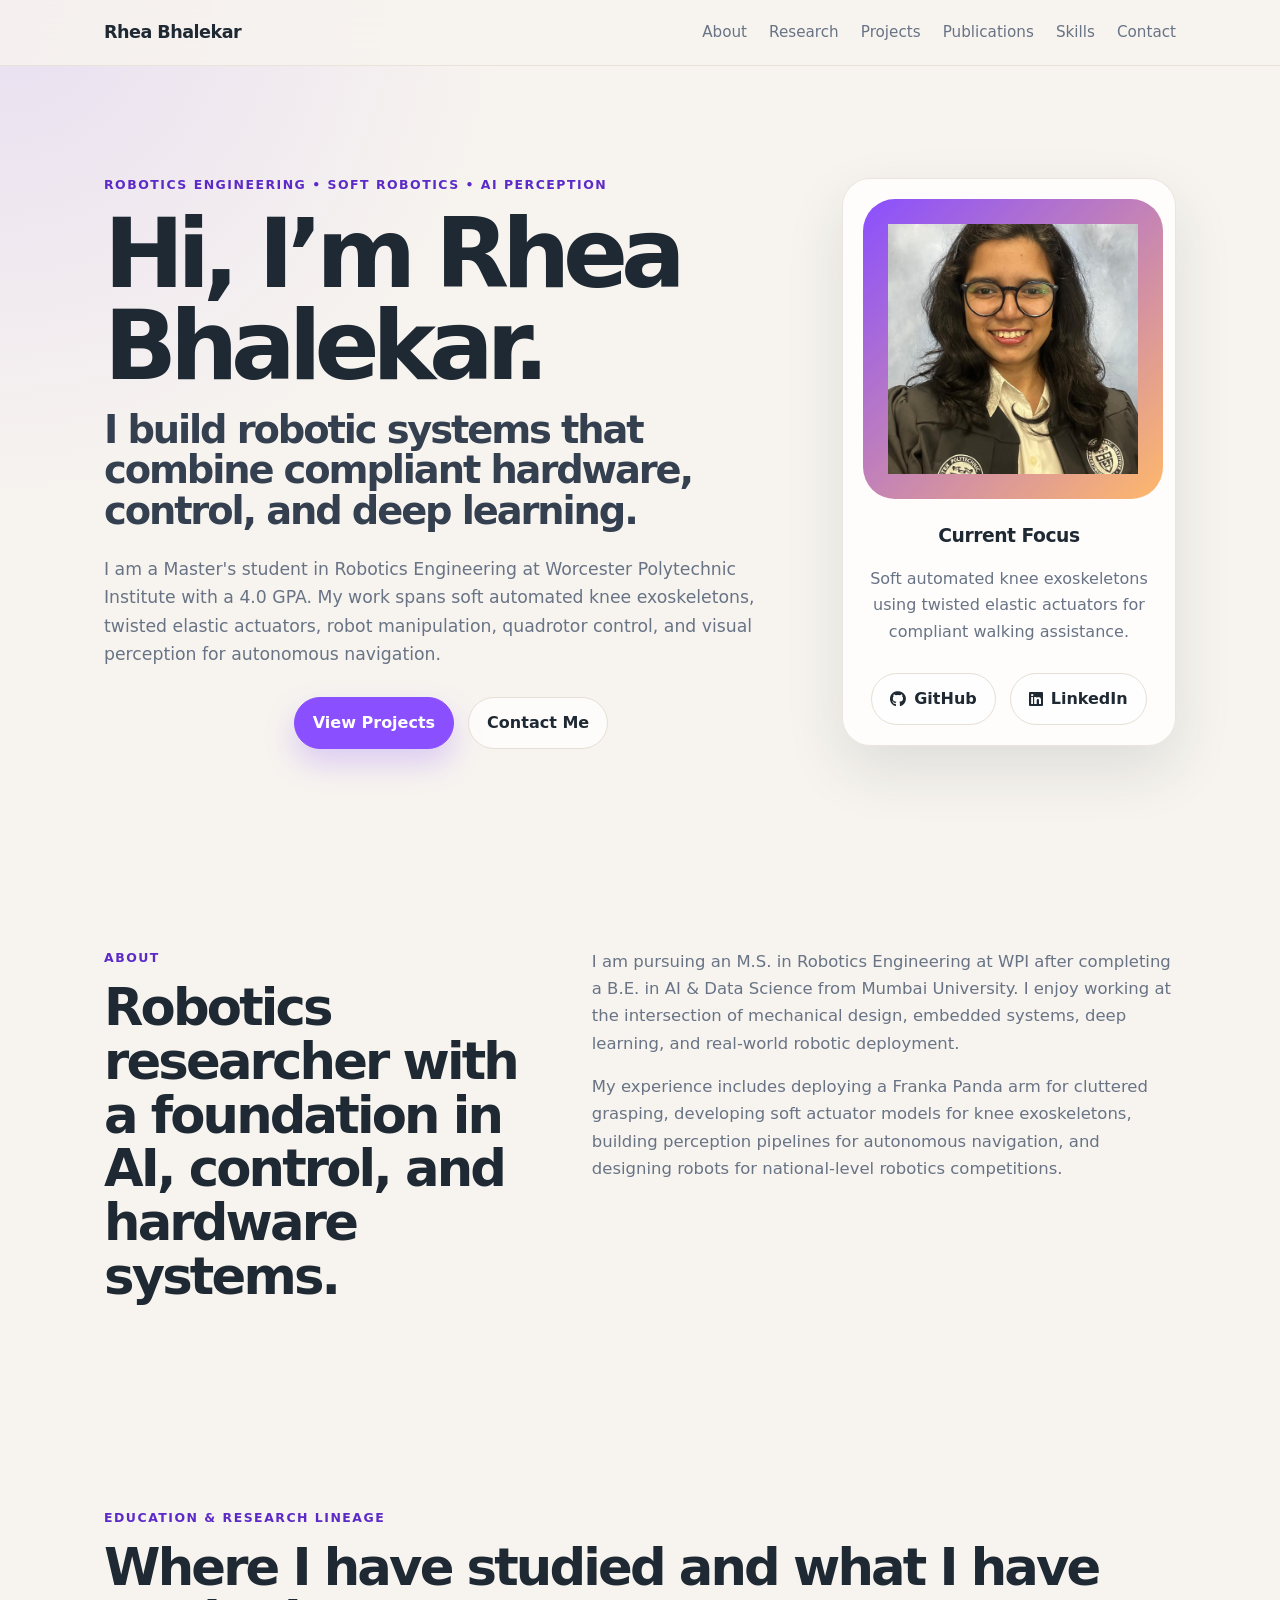
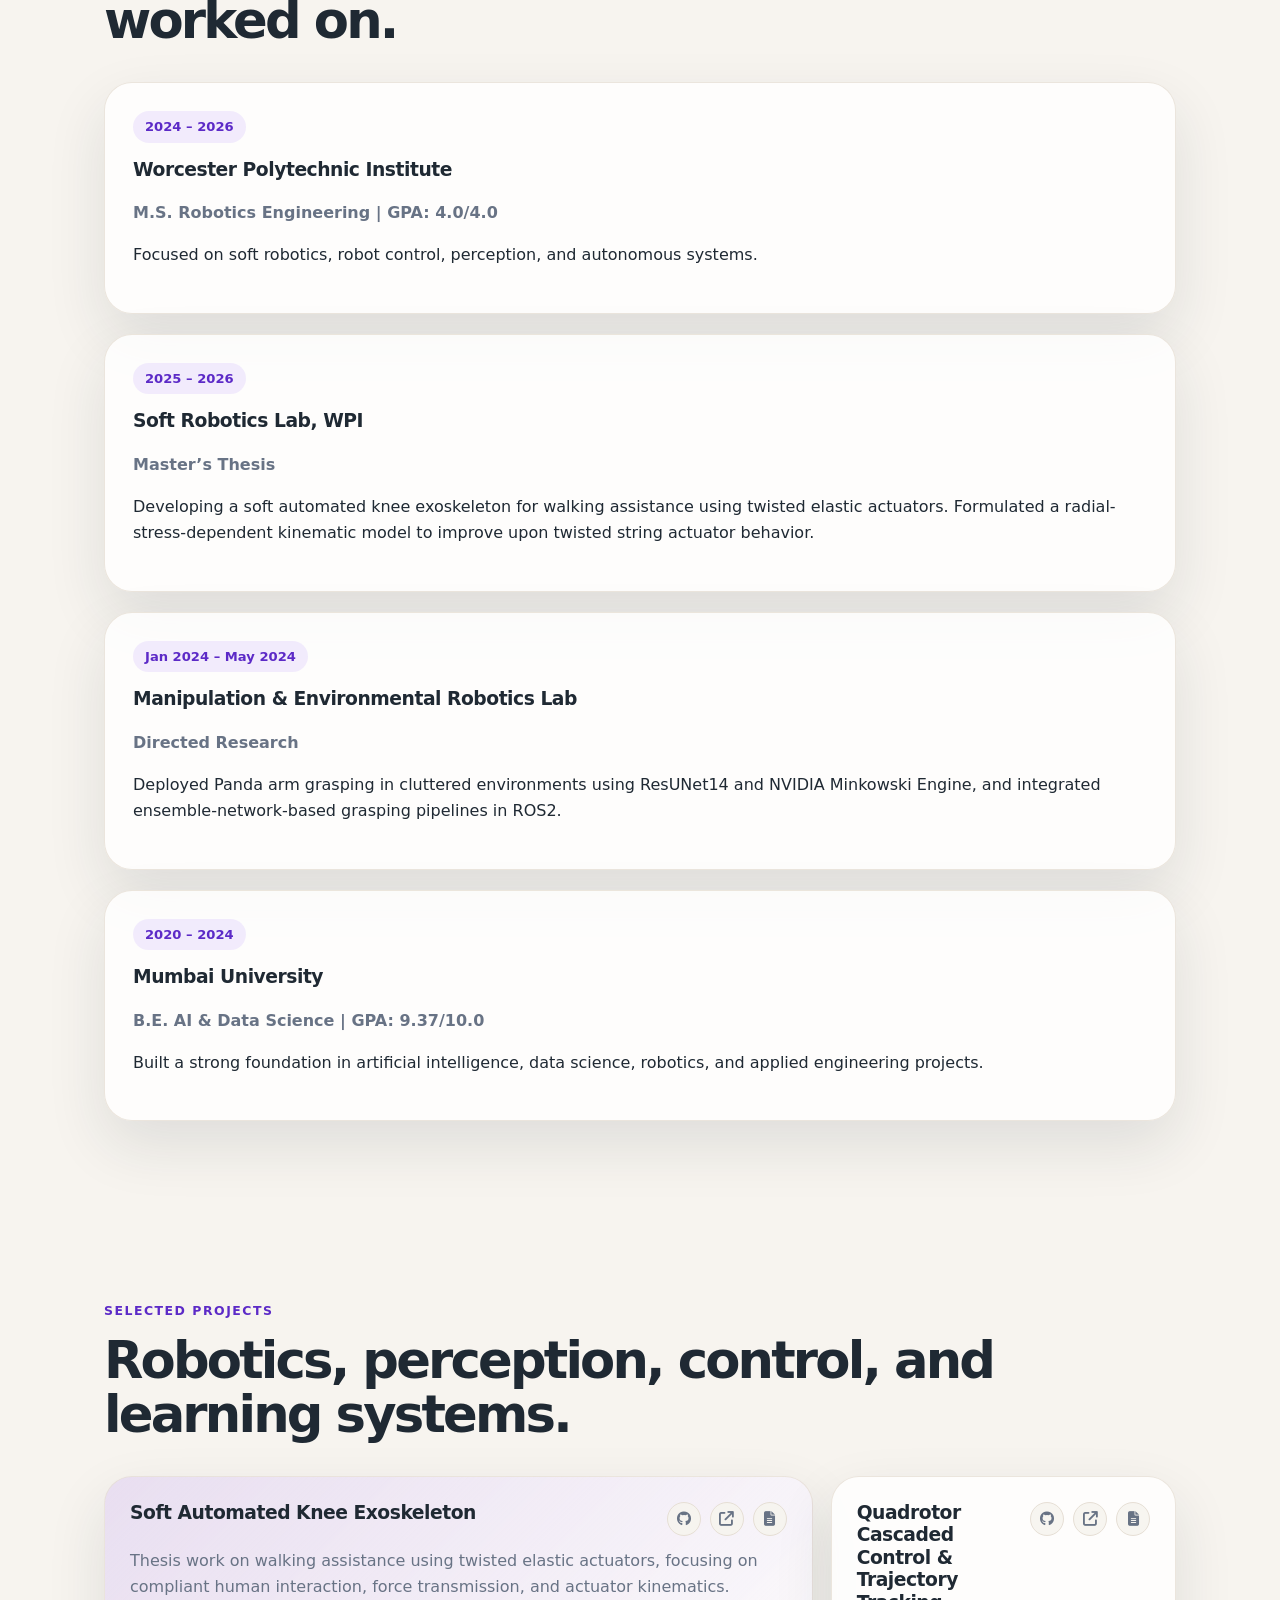
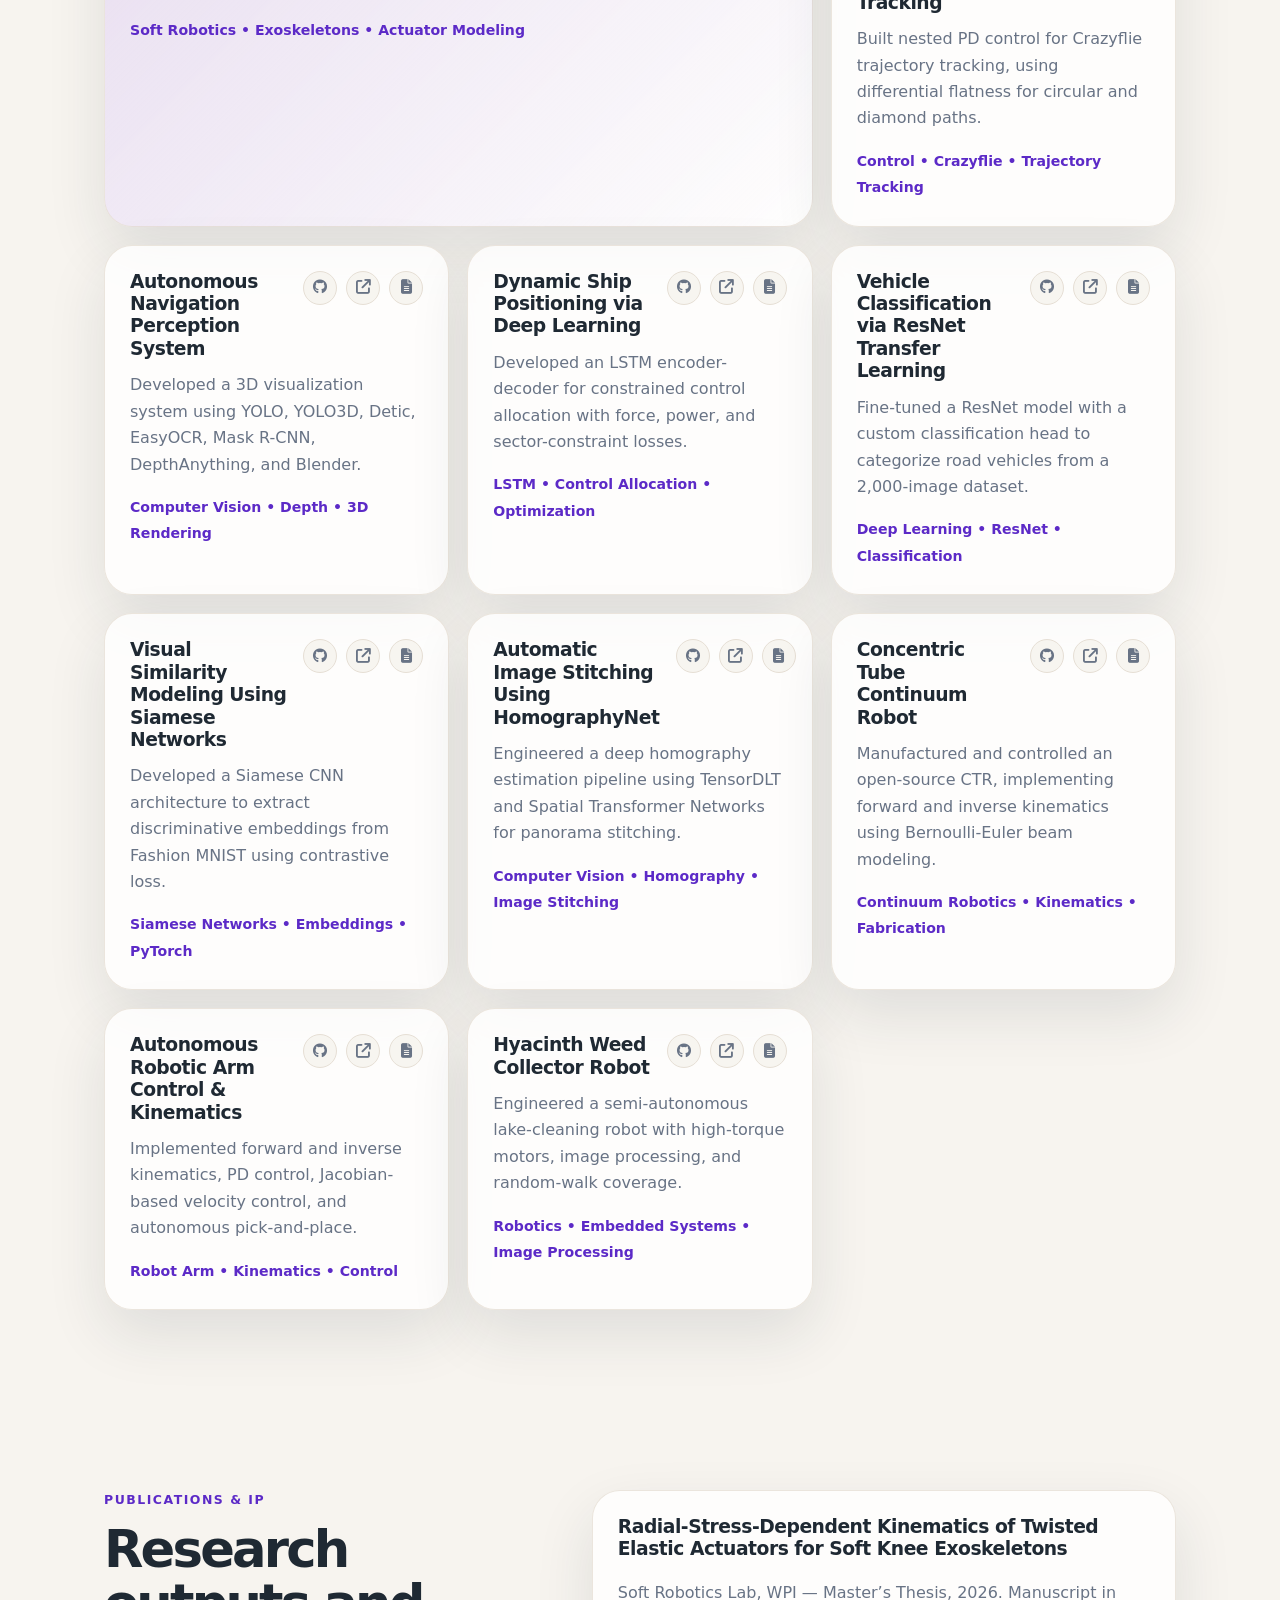
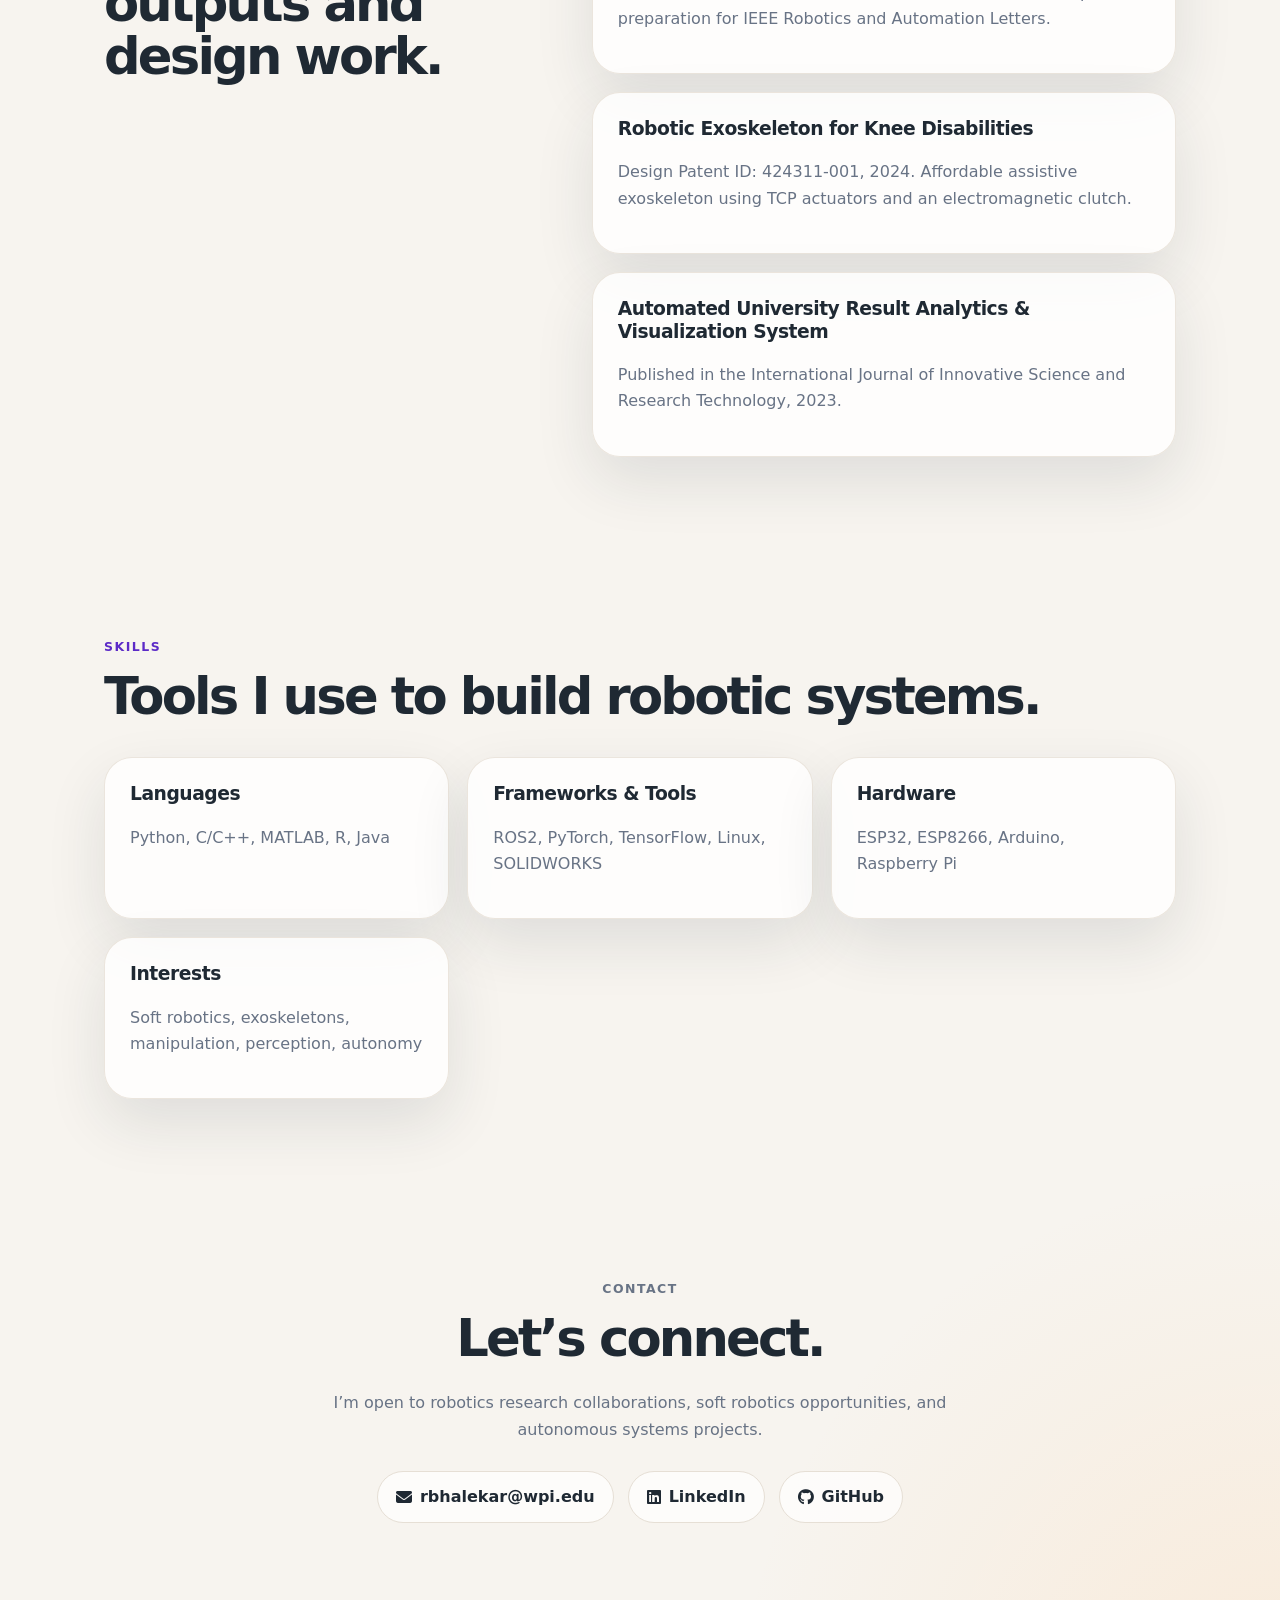
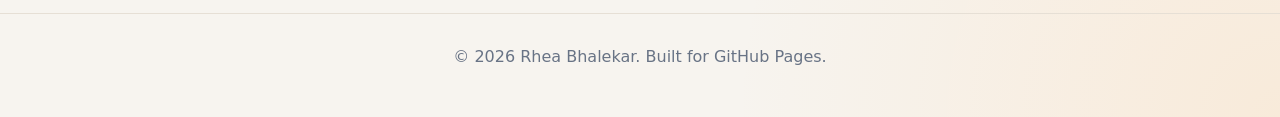
<file: index.html>
<!DOCTYPE html>
<html lang="en">
<head>
  <meta charset="UTF-8" />
  <meta name="viewport" content="width=device-width, initial-scale=1.0" />

  <title>Rhea Bhalekar | Robotics Engineer</title>

  <meta
    name="description"
    content="Rhea Bhalekar - Robotics Engineering master's student at WPI working on soft robotics, exoskeletons, robot manipulation, perception, and autonomous systems."
  />

  <!-- Font Awesome Icons -->
  <link
    rel="stylesheet"
    href="https://cdnjs.cloudflare.com/ajax/libs/font-awesome/6.5.0/css/all.min.css"
  />

  <link rel="stylesheet" href="assets/style.css" />
</head>

<body>
  <header class="site-header">
    <nav class="nav">
      <a class="brand" href="#home">Rhea Bhalekar</a>

      <button class="nav-toggle" aria-label="Toggle navigation">
        <i class="fa-solid fa-bars"></i>
      </button>

      <div class="nav-links">
        <a href="#about">About</a>
        <a href="#research">Research</a>
        <a href="#projects">Projects</a>
        <a href="#publications">Publications</a>
        <a href="#skills">Skills</a>
        <a href="#contact">Contact</a>
      </div>
    </nav>
  </header>

  <main>
    <!-- HERO -->
    <section id="home" class="hero section">
      <div class="hero-content">
        <p class="eyebrow">Robotics Engineering • Soft Robotics • AI Perception</p>

        <h1>Hi, I’m Rhea Bhalekar.</h1>

        <h2>
          I build robotic systems that combine compliant hardware, control,
          and deep learning.
        </h2>

        <p class="hero-text">
          I am a Master's student in Robotics Engineering at Worcester Polytechnic
          Institute with a 4.0 GPA. My work spans soft automated knee exoskeletons,
          twisted elastic actuators, robot manipulation, quadrotor control, and
          visual perception for autonomous navigation.
        </p>

        <div class="hero-actions">
          <a class="btn primary" href="#projects">View Projects</a>
          <a class="btn secondary" href="mailto:rbhalekar@wpi.edu">Contact Me</a>
        </div>
      </div>

      <div class="hero-card">
        <div class="avatar">
          
          <img src="Rhea.jpeg" style="width:250px; height:250px; object-fit:cover;">
        
        </div>

        <h3>Current Focus</h3>

        <p>
          Soft automated knee exoskeletons using twisted elastic actuators for
          compliant walking assistance.
        </p>

        <div class="quick-links">
          <a href="https://github.com/RheaBhalekar24" target="_blank" rel="noopener">
            <i class="fa-brands fa-github"></i>
            GitHub
          </a>

          <a href="https://linkedin.com/in/rheabhalekar0802" target="_blank" rel="noopener">
            <i class="fa-brands fa-linkedin"></i>
            LinkedIn
          </a>
        </div>
      </div>
    </section>

    <!-- ABOUT -->
    <section id="about" class="section two-column">
      <div>
        <p class="section-label">About</p>

        <h2>
          Robotics researcher with a foundation in AI, control, and hardware systems.
        </h2>
      </div>

      <div class="body-copy">
        <p>
          I am pursuing an M.S. in Robotics Engineering at WPI after completing
          a B.E. in AI & Data Science from Mumbai University. I enjoy working at
          the intersection of mechanical design, embedded systems, deep learning,
          and real-world robotic deployment.
        </p>

        <p>
          My experience includes deploying a Franka Panda arm for cluttered grasping,
          developing soft actuator models for knee exoskeletons, building perception
          pipelines for autonomous navigation, and designing robots for national-level
          robotics competitions.
        </p>
      </div>
    </section>

    <!-- RESEARCH -->
    <section id="research" class="section">
      <p class="section-label">Education & Research Lineage</p>

      <h2>Where I have studied and what I have worked on.</h2>

      <div class="timeline">
        <article class="timeline-item">
          <span class="time">2024 – 2026</span>

          <h3>Worcester Polytechnic Institute</h3>

          <p class="role">M.S. Robotics Engineering | GPA: 4.0/4.0</p>

          <p>
            Focused on soft robotics, robot control, perception, and autonomous systems.
          </p>
        </article>

        <article class="timeline-item">
          <span class="time">2025 – 2026</span>

          <h3>Soft Robotics Lab, WPI</h3>

          <p class="role">Master’s Thesis</p>

          <p>
            Developing a soft automated knee exoskeleton for walking assistance
            using twisted elastic actuators. Formulated a radial-stress-dependent
            kinematic model to improve upon twisted string actuator behavior.
          </p>
        </article>

        <article class="timeline-item">
          <span class="time">Jan 2024 – May 2024</span>

          <h3>Manipulation & Environmental Robotics Lab</h3>

          <p class="role">Directed Research</p>

          <p>
            Deployed Panda arm grasping in cluttered environments using ResUNet14
            and NVIDIA Minkowski Engine, and integrated ensemble-network-based
            grasping pipelines in ROS2.
          </p>
        </article>

        <article class="timeline-item">
          <span class="time">2020 – 2024</span>

          <h3>Mumbai University</h3>

          <p class="role">B.E. AI & Data Science | GPA: 9.37/10.0</p>

          <p>
            Built a strong foundation in artificial intelligence, data science,
            robotics, and applied engineering projects.
          </p>
        </article>
      </div>
    </section>

    <!-- PROJECTS -->
    <section id="projects" class="section">
      <p class="section-label">Selected Projects</p>

      <h2>Robotics, perception, control, and learning systems.</h2>

      <div class="project-grid">
        <!-- PROJECT 1 -->
        <article class="project-card featured">
          <div class="project-header">
            <h3>Soft Automated Knee Exoskeleton</h3>

            <div class="project-icons">
              <a href="https://github.com/RheaBhalekar24" target="_blank" rel="noopener" aria-label="GitHub repository">
                <i class="fa-brands fa-github"></i>
              </a>

              <a href="https://rheabhalekar24.github.io/TEA-sites/" target="_blank" rel="noopener" aria-label="Project demo">
                <i class="fa-solid fa-arrow-up-right-from-square"></i>
              </a>

              <a href="https://drive.google.com/drive/folders/1M59GDCizpuZMiOv1Ns7VU2fpZAkE4MVp?usp=sharing" target="_blank" rel="noopener" aria-label="Paper or report">
                <i class="fa-solid fa-file-lines"></i>
              </a>
            </div>
          </div>

          <p>
            Thesis work on walking assistance using twisted elastic actuators,
            focusing on compliant human interaction, force transmission, and
            actuator kinematics.
          </p>

          <span>Soft Robotics • Exoskeletons • Actuator Modeling</span>
        </article>

        <!-- PROJECT 2 -->
        <article class="project-card">
          <div class="project-header">
            <h3>Quadrotor Cascaded Control & Trajectory Tracking</h3>

            <div class="project-icons">
              <a href="https://github.com/RheaBhalekar24/Quadrotor-PD-Control" target="_blank" rel="noopener" aria-label="GitHub repository">
                <i class="fa-brands fa-github"></i>
              </a>

              <a href="quadrotor_project_website/index.html" target="_blank" rel="noopener" aria-label="Project demo">
                <i class="fa-solid fa-arrow-up-right-from-square"></i>
              </a>

              <a href="#" target="_blank" rel="noopener" aria-label="Paper or report">
                <i class="fa-solid fa-file-lines"></i>
              </a>
            </div>
          </div>

          <p>
            Built nested PD control for Crazyflie trajectory tracking, using
            differential flatness for circular and diamond paths.
          </p>

          <span>Control • Crazyflie • Trajectory Tracking</span>
        </article>

        <!-- PROJECT 3 -->
        <article class="project-card">
          <div class="project-header">
            <h3>Autonomous Navigation Perception System</h3>

            <div class="project-icons">
              <a href="https://github.com/RheaBhalekar24/Autonomous-Navigation-Vision-Pipeline" target="_blank" rel="noopener" aria-label="GitHub repository">
                <i class="fa-brands fa-github"></i>
              </a>

              <a href="einstein_vision/index.html" target="_blank" rel="noopener" aria-label="Project demo">
                <i class="fa-solid fa-arrow-up-right-from-square"></i>
              </a>

              <a href="#" target="_blank" rel="noopener" aria-label="Paper or report">
                <i class="fa-solid fa-file-lines"></i>
              </a>
            </div>
          </div>

          <p>
            Developed a 3D visualization system using YOLO, YOLO3D, Detic,
            EasyOCR, Mask R-CNN, DepthAnything, and Blender.
          </p>

          <span>Computer Vision • Depth • 3D Rendering</span>
        </article>

        <!-- PROJECT 4 -->
        <article class="project-card">
          <div class="project-header">
            <h3>Dynamic Ship Positioning via Deep Learning</h3>

            <div class="project-icons">
              <a href="https://github.com/RheaBhalekar24/Dynamic-Control-Allocation-for-Ships" target="_blank" rel="noopener" aria-label="GitHub repository">
                <i class="fa-brands fa-github"></i>
              </a>

              <a href="ship_control_website/index.html" target="_blank" rel="noopener" aria-label="Project demo">
                <i class="fa-solid fa-arrow-up-right-from-square"></i>
              </a>

              <a href="#" target="_blank" rel="noopener" aria-label="Paper or report">
                <i class="fa-solid fa-file-lines"></i>
              </a>
            </div>
          </div>

          <p>
            Developed an LSTM encoder-decoder for constrained control allocation
            with force, power, and sector-constraint losses.
          </p>

          <span>LSTM • Control Allocation • Optimization</span>
        </article>

        <!-- PROJECT 5 -->
        <article class="project-card">
          <div class="project-header">
            <h3>Vehicle Classification via ResNet Transfer Learning</h3>

            <div class="project-icons">
              <a href="https://github.com/RheaBhalekar24/Car_detection_YOLO" target="_blank" rel="noopener" aria-label="GitHub repository">
                <i class="fa-brands fa-github"></i>
              </a>

              <a href="car_detection_yolo_site/index.html" target="_blank" rel="noopener" aria-label="Project demo">
                <i class="fa-solid fa-arrow-up-right-from-square"></i>
              </a>

              <a href="#" target="_blank" rel="noopener" aria-label="Paper or report">
                <i class="fa-solid fa-file-lines"></i>
              </a>
            </div>
          </div>

          <p>
            Fine-tuned a ResNet model with a custom classification head to
            categorize road vehicles from a 2,000-image dataset.
          </p>

          <span>Deep Learning • ResNet • Classification</span>
        </article>

        <!-- PROJECT 6 -->
        <article class="project-card">
          <div class="project-header">
            <h3>Visual Similarity Modeling Using Siamese Networks</h3>

            <div class="project-icons">
              <a href="https://github.com/RheaBhalekar24" target="_blank" rel="noopener" aria-label="GitHub repository">
                <i class="fa-brands fa-github"></i>
              </a>

              <a href="#" target="_blank" rel="noopener" aria-label="Project demo">
                <i class="fa-solid fa-arrow-up-right-from-square"></i>
              </a>

              <a href="#" target="_blank" rel="noopener" aria-label="Paper or report">
                <i class="fa-solid fa-file-lines"></i>
              </a>
            </div>
          </div>

          <p>
            Developed a Siamese CNN architecture to extract discriminative
            embeddings from Fashion MNIST using contrastive loss.
          </p>

          <span>Siamese Networks • Embeddings • PyTorch</span>
        </article>

        <!-- PROJECT 7 -->
        <article class="project-card">
          <div class="project-header">
            <h3>Automatic Image Stitching Using HomographyNet</h3>

            <div class="project-icons">
              <a href="https://github.com/RheaBhalekar24/Deep-Image-stitching" target="_blank" rel="noopener" aria-label="GitHub repository">
                <i class="fa-brands fa-github"></i>
              </a>

              <a href="myautopano_phase2_website/index.html" target="_blank" rel="noopener" aria-label="Project demo">
                <i class="fa-solid fa-arrow-up-right-from-square"></i>
              </a>

              <a href="#" target="_blank" rel="noopener" aria-label="Paper or report">
                <i class="fa-solid fa-file-lines"></i>
              </a>
            </div>
          </div>

          <p>
            Engineered a deep homography estimation pipeline using TensorDLT
            and Spatial Transformer Networks for panorama stitching.
          </p>

          <span>Computer Vision • Homography • Image Stitching</span>
        </article>

        <!-- PROJECT 8 -->
        <article class="project-card">
          <div class="project-header">
            <h3>Concentric Tube Continuum Robot</h3>

            <div class="project-icons">
              <a href="https://github.com/RheaBhalekar24" target="_blank" rel="noopener" aria-label="GitHub repository">
                <i class="fa-brands fa-github"></i>
              </a>

              <a href="#" target="_blank" rel="noopener" aria-label="Project demo">
                <i class="fa-solid fa-arrow-up-right-from-square"></i>
              </a>

              <a href="#" target="_blank" rel="noopener" aria-label="Paper or report">
                <i class="fa-solid fa-file-lines"></i>
              </a>
            </div>
          </div>

          <p>
            Manufactured and controlled an open-source CTR, implementing forward
            and inverse kinematics using Bernoulli-Euler beam modeling.
          </p>

          <span>Continuum Robotics • Kinematics • Fabrication</span>
        </article>

        <!-- PROJECT 9 -->
        <article class="project-card">
          <div class="project-header">
            <h3>Autonomous Robotic Arm Control & Kinematics</h3>

            <div class="project-icons">
              <a href="https://github.com/RheaBhalekar24" target="_blank" rel="noopener" aria-label="GitHub repository">
                <i class="fa-brands fa-github"></i>
              </a>

              <a href="#" target="_blank" rel="noopener" aria-label="Project demo">
                <i class="fa-solid fa-arrow-up-right-from-square"></i>
              </a>

              <a href="#" target="_blank" rel="noopener" aria-label="Paper or report">
                <i class="fa-solid fa-file-lines"></i>
              </a>
            </div>
          </div>

          <p>
            Implemented forward and inverse kinematics, PD control, Jacobian-based
            velocity control, and autonomous pick-and-place.
          </p>

          <span>Robot Arm • Kinematics • Control</span>
        </article>

        <!-- PROJECT 10 -->
        <article class="project-card">
          <div class="project-header">
            <h3>Hyacinth Weed Collector Robot</h3>

            <div class="project-icons">
              <a href="https://github.com/RheaBhalekar24" target="_blank" rel="noopener" aria-label="GitHub repository">
                <i class="fa-brands fa-github"></i>
              </a>

              <a href="#" target="_blank" rel="noopener" aria-label="Project demo">
                <i class="fa-solid fa-arrow-up-right-from-square"></i>
              </a>

              <a href="#" target="_blank" rel="noopener" aria-label="Paper or report">
                <i class="fa-solid fa-file-lines"></i>
              </a>
            </div>
          </div>

          <p>
            Engineered a semi-autonomous lake-cleaning robot with high-torque
            motors, image processing, and random-walk coverage.
          </p>

          <span>Robotics • Embedded Systems • Image Processing</span>
        </article>
      </div>
    </section>

    <!-- PUBLICATIONS -->
    <section id="publications" class="section two-column">
      <div>
        <p class="section-label">Publications & IP</p>

        <h2>Research outputs and design work.</h2>
      </div>

      <div class="pub-list">
        <article>
          <h3>
            Radial-Stress-Dependent Kinematics of Twisted Elastic Actuators for
            Soft Knee Exoskeletons
          </h3>

          <p>
            Soft Robotics Lab, WPI — Master’s Thesis, 2026. Manuscript in
            preparation for IEEE Robotics and Automation Letters.
          </p>
        </article>

        <article>
          <h3>Robotic Exoskeleton for Knee Disabilities</h3>

          <p>
            Design Patent ID: 424311-001, 2024. Affordable assistive exoskeleton
            using TCP actuators and an electromagnetic clutch.
          </p>
        </article>

        <article>
          <h3>Automated University Result Analytics & Visualization System</h3>

          <p>
            Published in the International Journal of Innovative Science and
            Research Technology, 2023.
          </p>
        </article>
      </div>
    </section>

    <!-- SKILLS -->
    <section id="skills" class="section">
      <p class="section-label">Skills</p>

      <h2>Tools I use to build robotic systems.</h2>

      <div class="skills-grid">
        <div>
          <h3>Languages</h3>
          <p>Python, C/C++, MATLAB, R, Java</p>
        </div>

        <div>
          <h3>Frameworks & Tools</h3>
          <p>ROS2, PyTorch, TensorFlow, Linux, SOLIDWORKS</p>
        </div>

        <div>
          <h3>Hardware</h3>
          <p>ESP32, ESP8266, Arduino, Raspberry Pi</p>
        </div>

        <div>
          <h3>Interests</h3>
          <p>Soft robotics, exoskeletons, manipulation, perception, autonomy</p>
        </div>
      </div>
    </section>

    <!-- CONTACT -->
    <section id="contact" class="section contact">
      <p class="section-label">Contact</p>

      <h2>Let’s connect.</h2>

      <p>
        I’m open to robotics research collaborations, soft robotics opportunities,
        and autonomous systems projects.
      </p>

      <div class="contact-links">
        <a href="mailto:rbhalekar@wpi.edu">
          <i class="fa-solid fa-envelope"></i>
          rbhalekar@wpi.edu
        </a>

        <a href="https://linkedin.com/in/rheabhalekar0802" target="_blank" rel="noopener">
          <i class="fa-brands fa-linkedin"></i>
          LinkedIn
        </a>

        <a href="https://github.com/RheaBhalekar24" target="_blank" rel="noopener">
          <i class="fa-brands fa-github"></i>
          GitHub
        </a>
      </div>
    </section>
  </main>

  <footer>
    <p>© <span id="year"></span> Rhea Bhalekar. Built for GitHub Pages.</p>
  </footer>

  <script src="assets/script.js"></script>
</body>
</html>
</file>
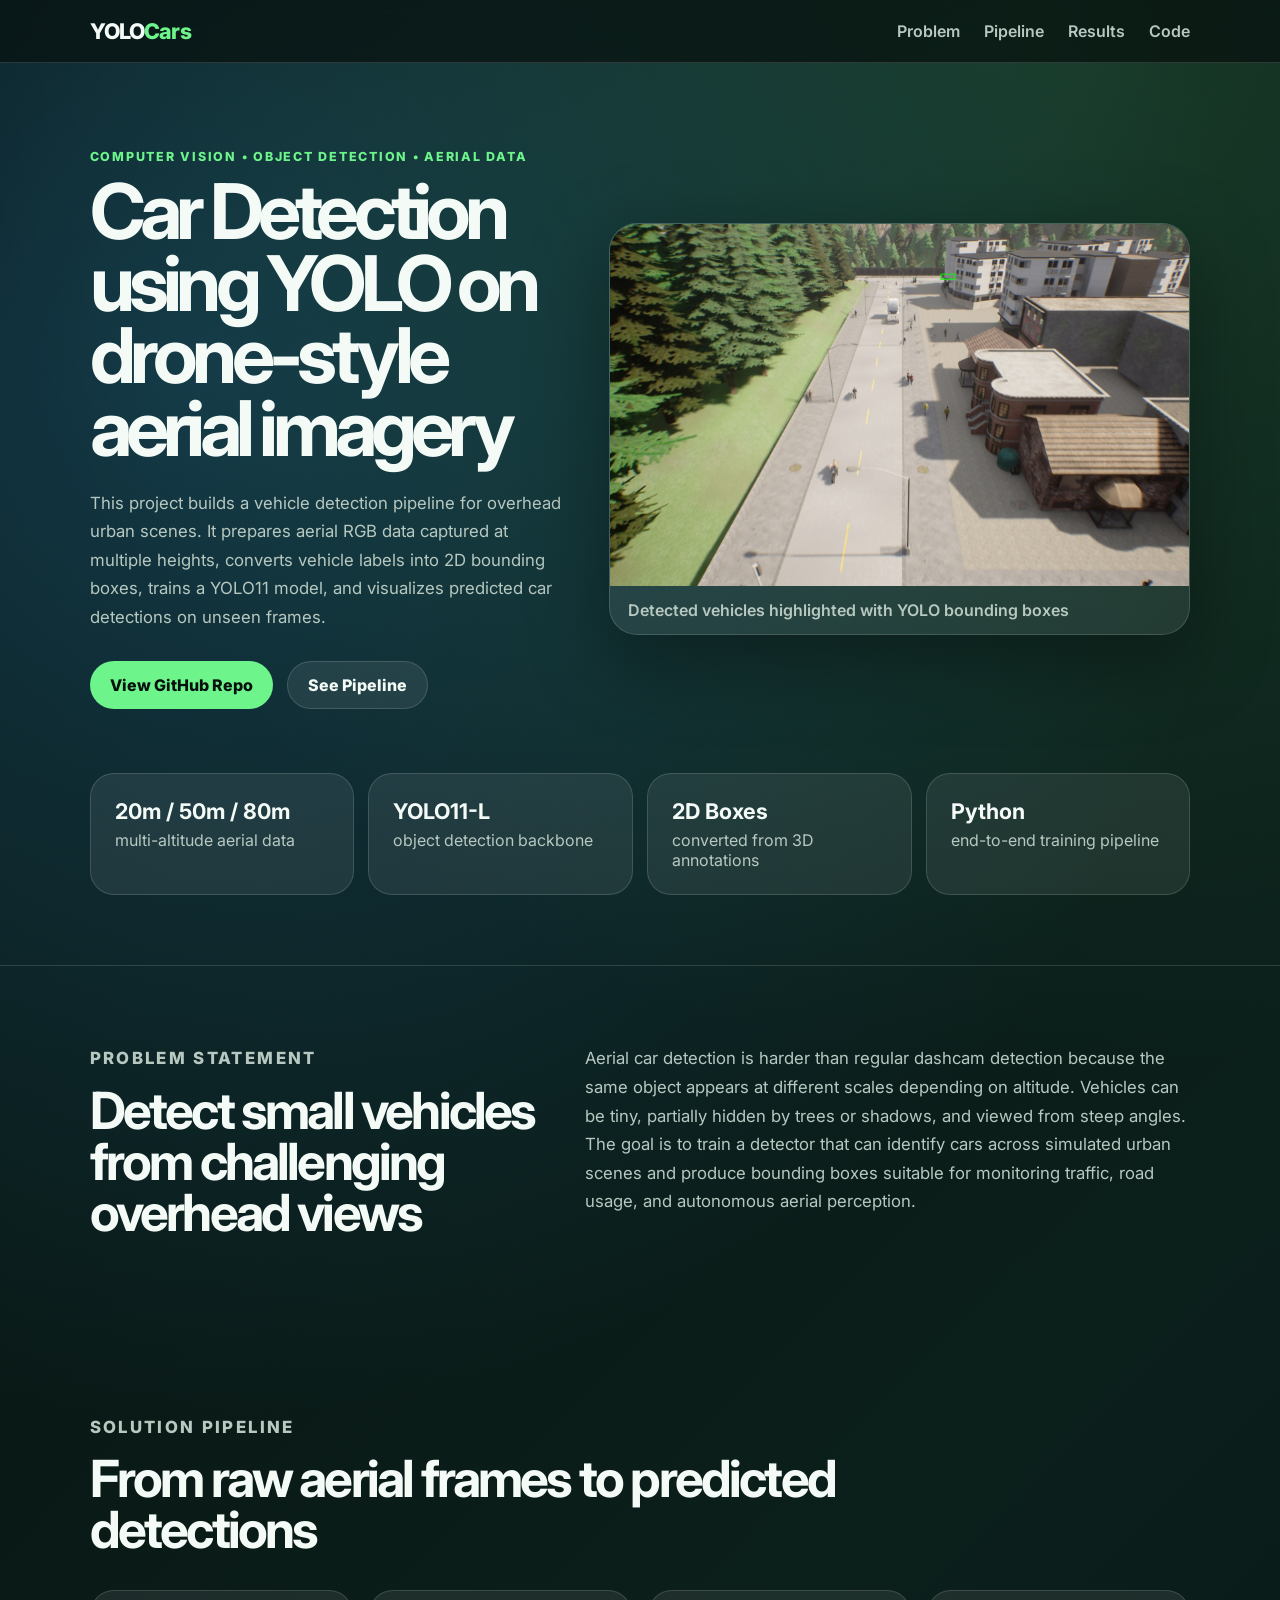
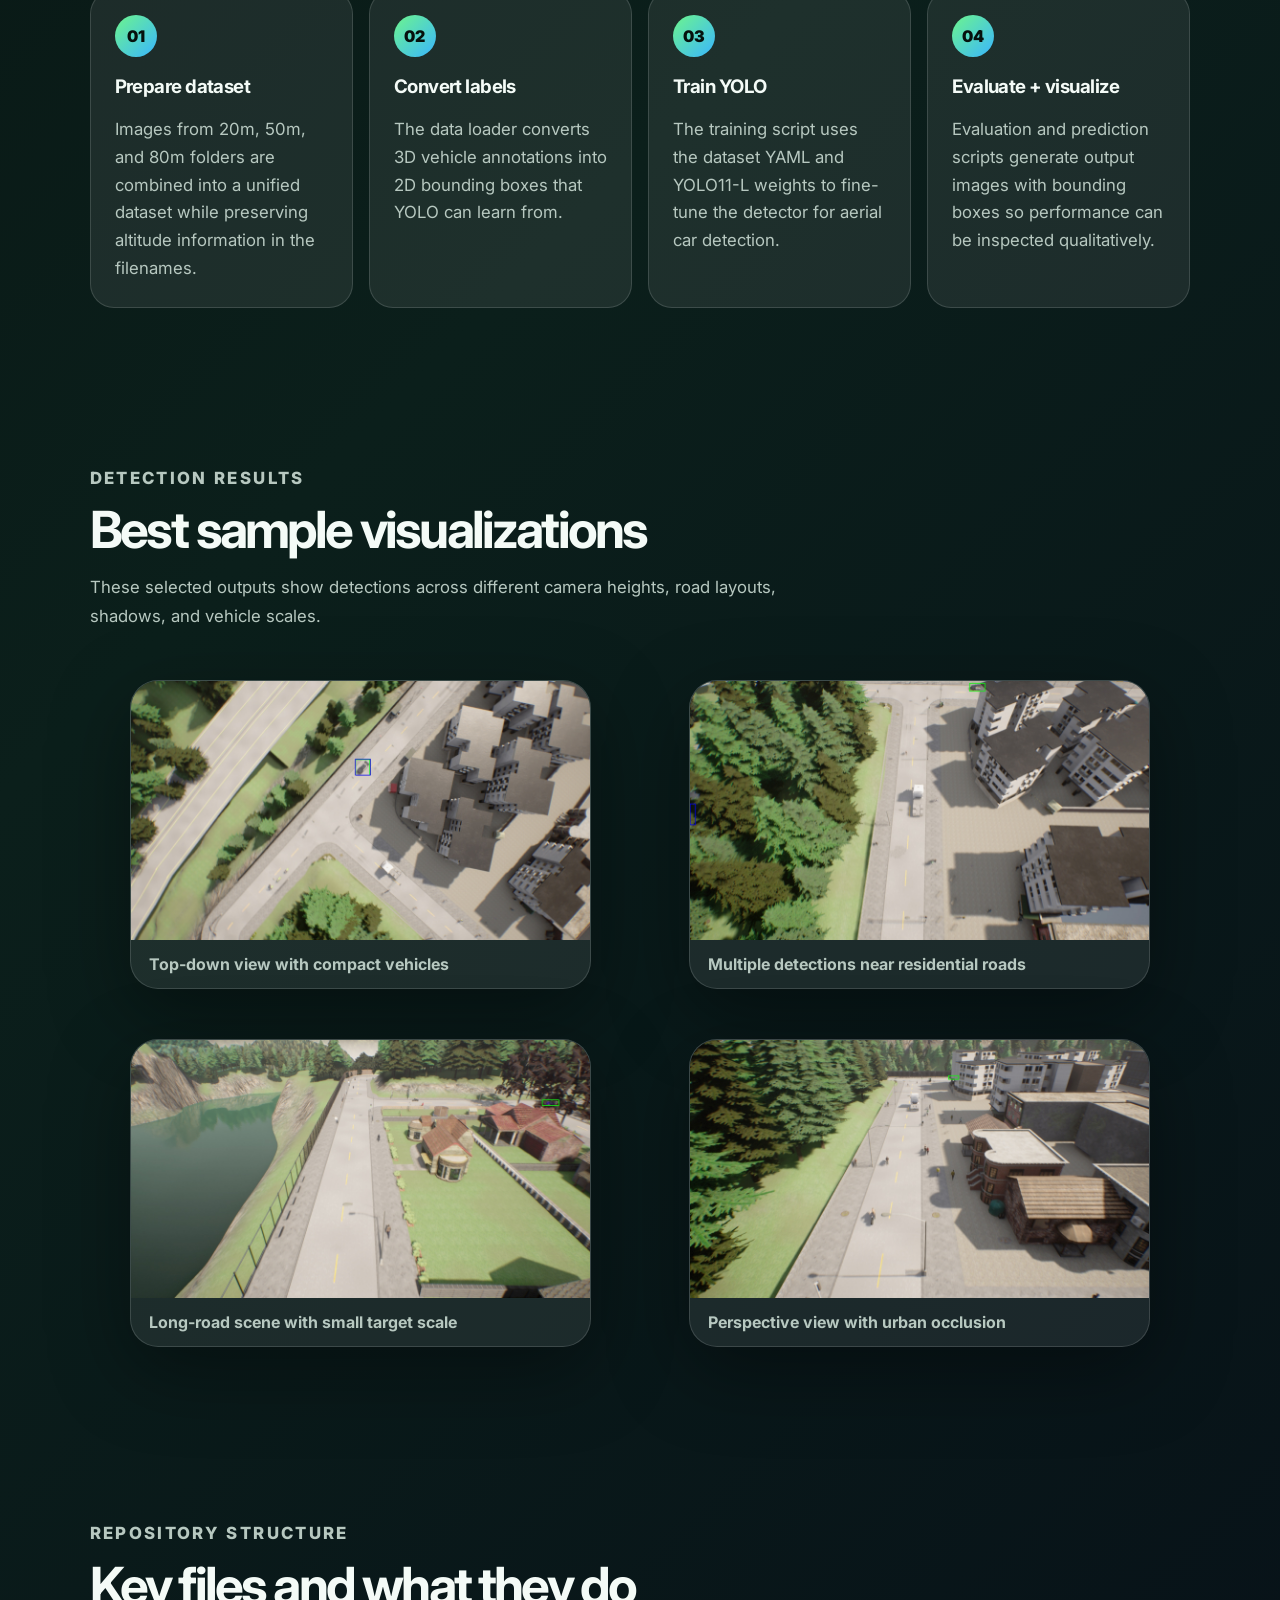
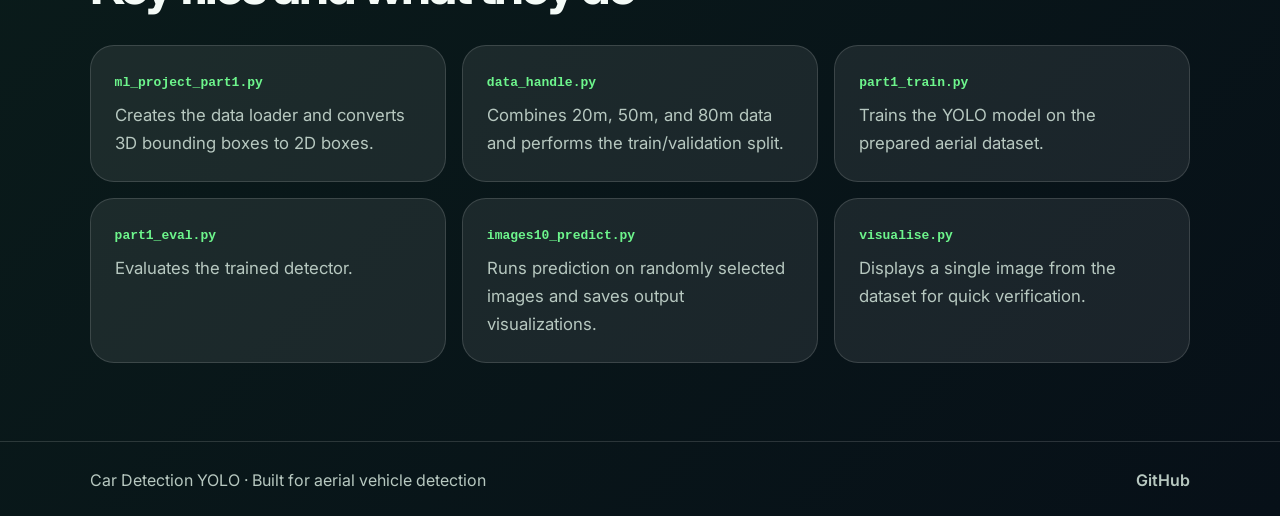
<file: car_detection_yolo_site/index.html>
<!DOCTYPE html>
<html lang="en">
<head>
  <meta charset="UTF-8" />
  <meta name="viewport" content="width=device-width, initial-scale=1.0" />
  <title>Car Detection YOLO | Aerial Vehicle Detection</title>
  <link rel="stylesheet" href="style.css" />
  <link rel="preconnect" href="https://fonts.googleapis.com">
  <link rel="preconnect" href="https://fonts.gstatic.com" crossorigin>
  <link href="https://fonts.googleapis.com/css2?family=Inter:wght@400;500;600;700;800&display=swap" rel="stylesheet">
</head>
<body>
  <header class="site-header">
    <a class="logo" href="#home">YOLO<span>Cars</span></a>
    <nav>
      <a href="#problem">Problem</a>
      <a href="#pipeline">Pipeline</a>
      <a href="#results">Results</a>
      <a href="#code">Code</a>
    </nav>
  </header>

  <main id="home">
    <section class="hero">
      <div class="hero-copy">
        <p class="eyebrow">Computer Vision • Object Detection • Aerial Data</p>
        <h1>Car Detection using YOLO on drone-style aerial imagery</h1>
        <p class="hero-text">
          This project builds a vehicle detection pipeline for overhead urban scenes. It prepares aerial RGB data captured at multiple heights, converts vehicle labels into 2D bounding boxes, trains a YOLO11 model, and visualizes predicted car detections on unseen frames.
        </p>
        <div class="hero-actions">
          <a class="btn primary" href="https://github.com/RheaBhalekar24/Car_detection_YOLO" target="_blank" rel="noreferrer">View GitHub Repo</a>
          <a class="btn secondary" href="#pipeline">See Pipeline</a>
        </div>
      </div>
      <div class="hero-card">
        <img src="assets/hero-detection.jpg" alt="YOLO car detection in aerial city scene" />
        <div class="image-caption">Detected vehicles highlighted with YOLO bounding boxes</div>
      </div>
    </section>

    <section class="stats" aria-label="project highlights">
      <article><strong>20m / 50m / 80m</strong><span>multi-altitude aerial data</span></article>
      <article><strong>YOLO11-L</strong><span>object detection backbone</span></article>
      <article><strong>2D Boxes</strong><span>converted from 3D annotations</span></article>
      <article><strong>Python</strong><span>end-to-end training pipeline</span></article>
    </section>

    <section id="problem" class="section two-col">
      <div>
        <p class="eyebrow">Problem Statement</p>
        <h2>Detect small vehicles from challenging overhead views</h2>
      </div>
      <p>
        Aerial car detection is harder than regular dashcam detection because the same object appears at different scales depending on altitude. Vehicles can be tiny, partially hidden by trees or shadows, and viewed from steep angles. The goal is to train a detector that can identify cars across simulated urban scenes and produce bounding boxes suitable for monitoring traffic, road usage, and autonomous aerial perception.
      </p>
    </section>

    <section id="pipeline" class="section pipeline-section">
      <div class="section-heading">
        <p class="eyebrow">Solution Pipeline</p>
        <h2>From raw aerial frames to predicted detections</h2>
      </div>
      <div class="pipeline-grid">
        <article>
          <span>01</span>
          <h3>Prepare dataset</h3>
          <p>Images from 20m, 50m, and 80m folders are combined into a unified dataset while preserving altitude information in the filenames.</p>
        </article>
        <article>
          <span>02</span>
          <h3>Convert labels</h3>
          <p>The data loader converts 3D vehicle annotations into 2D bounding boxes that YOLO can learn from.</p>
        </article>
        <article>
          <span>03</span>
          <h3>Train YOLO</h3>
          <p>The training script uses the dataset YAML and YOLO11-L weights to fine-tune the detector for aerial car detection.</p>
        </article>
        <article>
          <span>04</span>
          <h3>Evaluate + visualize</h3>
          <p>Evaluation and prediction scripts generate output images with bounding boxes so performance can be inspected qualitatively.</p>
        </article>
      </div>
    </section>

    <section id="results" class="section results-section">
      <div class="section-heading">
        <p class="eyebrow">Detection Results</p>
        <h2>Best sample visualizations</h2>
        <p>These selected outputs show detections across different camera heights, road layouts, shadows, and vehicle scales.</p>
      </div>
      <div class="gallery">
        <figure>
          <img src="assets/aerial-detection.jpg" alt="Top-down YOLO vehicle detection" />
          <figcaption>Top-down view with compact vehicles</figcaption>
        </figure>
        <figure>
          <img src="assets/multi-height-detection.jpg" alt="Multiple car detections in aerial neighborhood scene" />
          <figcaption>Multiple detections near residential roads</figcaption>
        </figure>
        <figure>
          <img src="assets/wide-road-detection.jpg" alt="Wide aerial road scene with detection box" />
          <figcaption>Long-road scene with small target scale</figcaption>
        </figure>
        <figure>
          <img src="assets/hero-detection.jpg" alt="Perspective aerial city scene with YOLO detection" />
          <figcaption>Perspective view with urban occlusion</figcaption>
        </figure>
      </div>
    </section>

    <section id="code" class="section code-section">
      <div class="section-heading">
        <p class="eyebrow">Repository Structure</p>
        <h2>Key files and what they do</h2>
      </div>
      <div class="code-grid">
        <div><code>ml_project_part1.py</code><p>Creates the data loader and converts 3D bounding boxes to 2D boxes.</p></div>
        <div><code>data_handle.py</code><p>Combines 20m, 50m, and 80m data and performs the train/validation split.</p></div>
        <div><code>part1_train.py</code><p>Trains the YOLO model on the prepared aerial dataset.</p></div>
        <div><code>part1_eval.py</code><p>Evaluates the trained detector.</p></div>
        <div><code>images10_predict.py</code><p>Runs prediction on randomly selected images and saves output visualizations.</p></div>
        <div><code>visualise.py</code><p>Displays a single image from the dataset for quick verification.</p></div>
      </div>
    </section>
  </main>

  <footer>
    <p>Car Detection YOLO · Built for aerial vehicle detection</p>
    <a href="https://github.com/RheaBhalekar24/Car_detection_YOLO" target="_blank" rel="noreferrer">GitHub</a>
  </footer>

  <script src="script.js"></script>
</body>
</html>
</file>
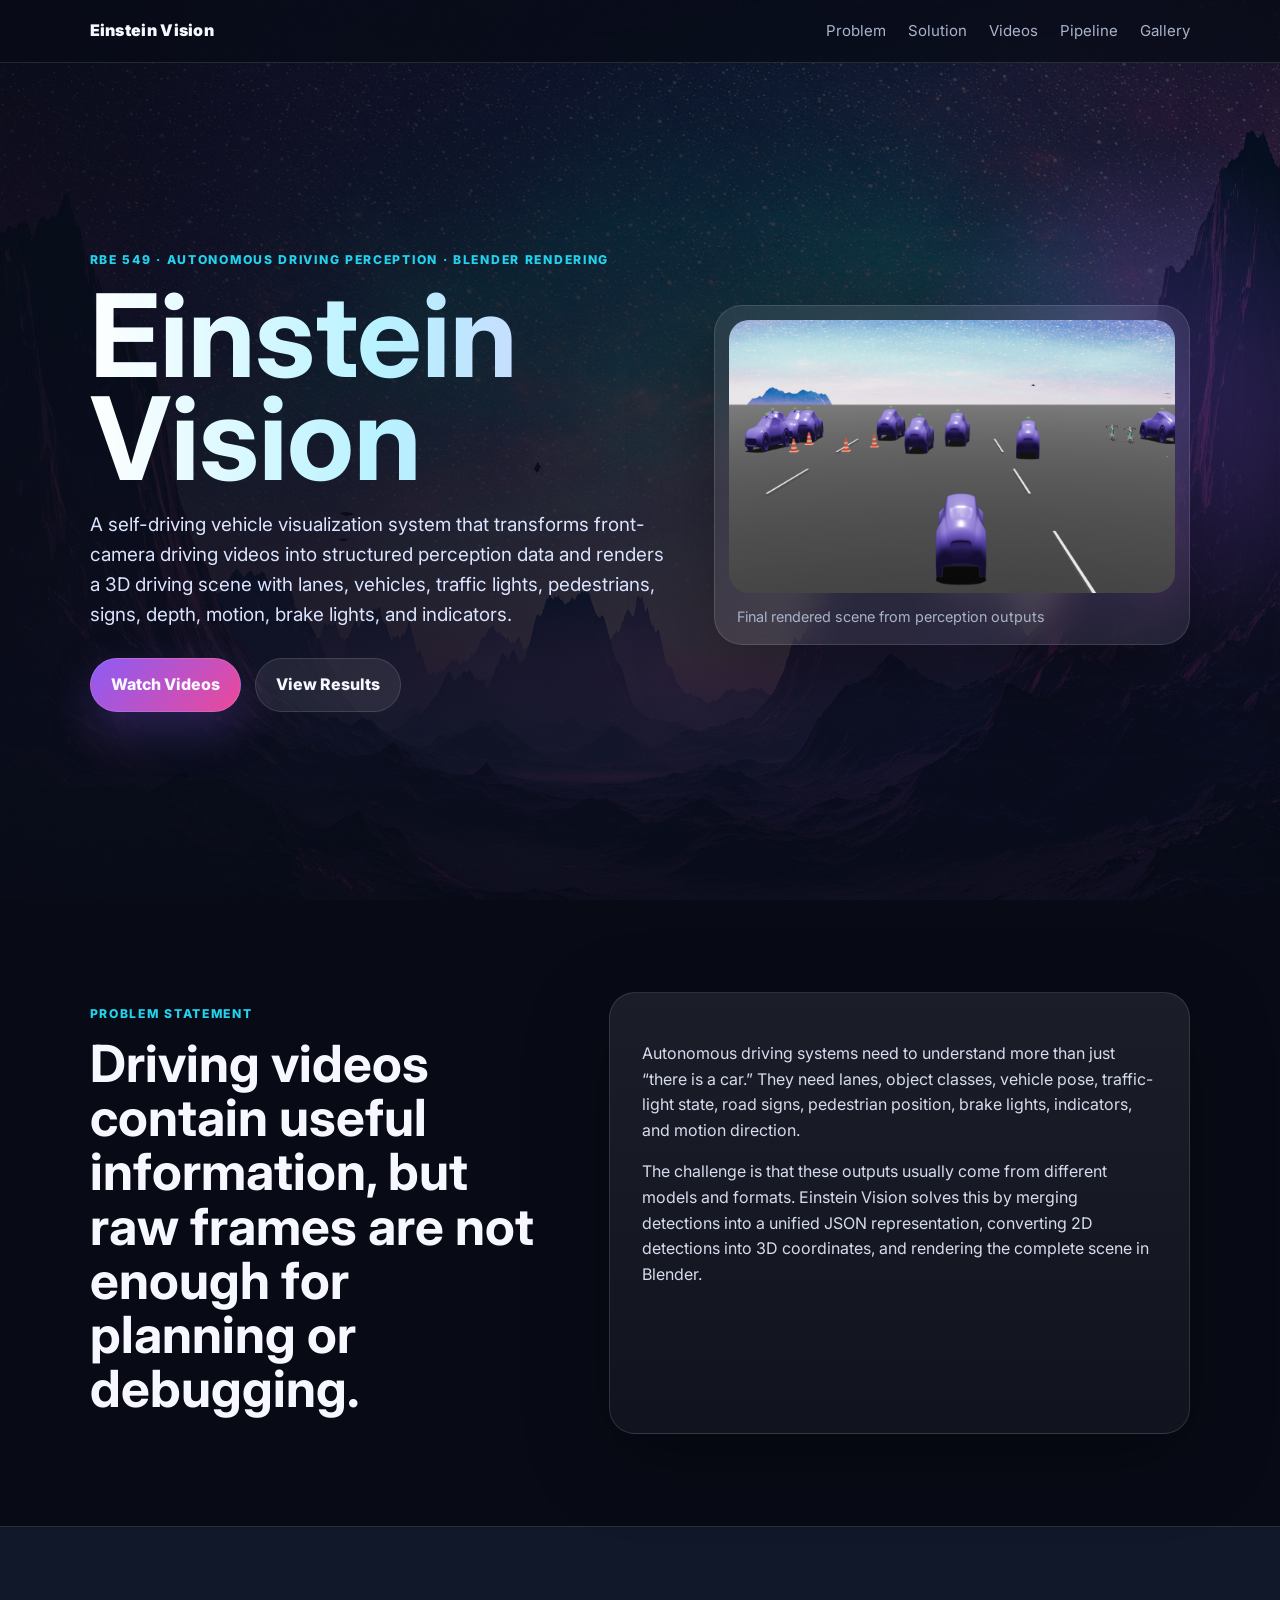
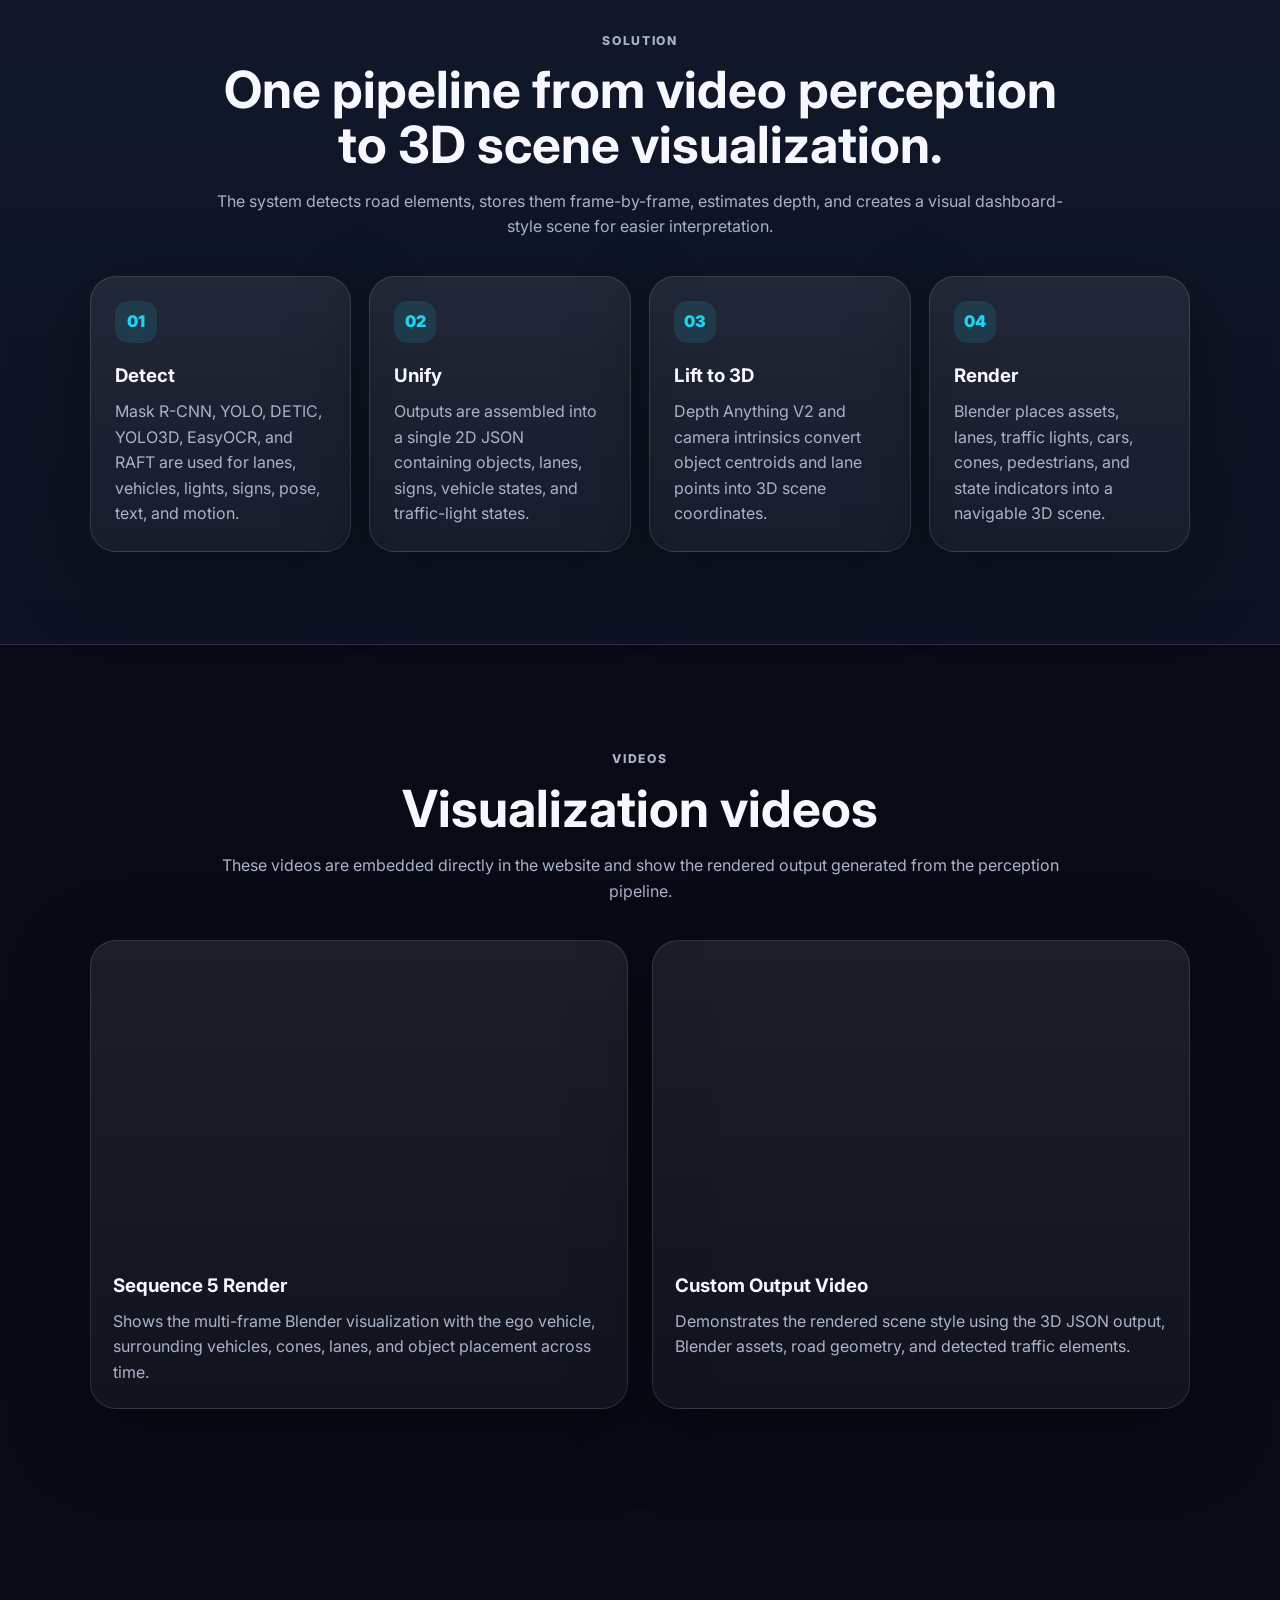
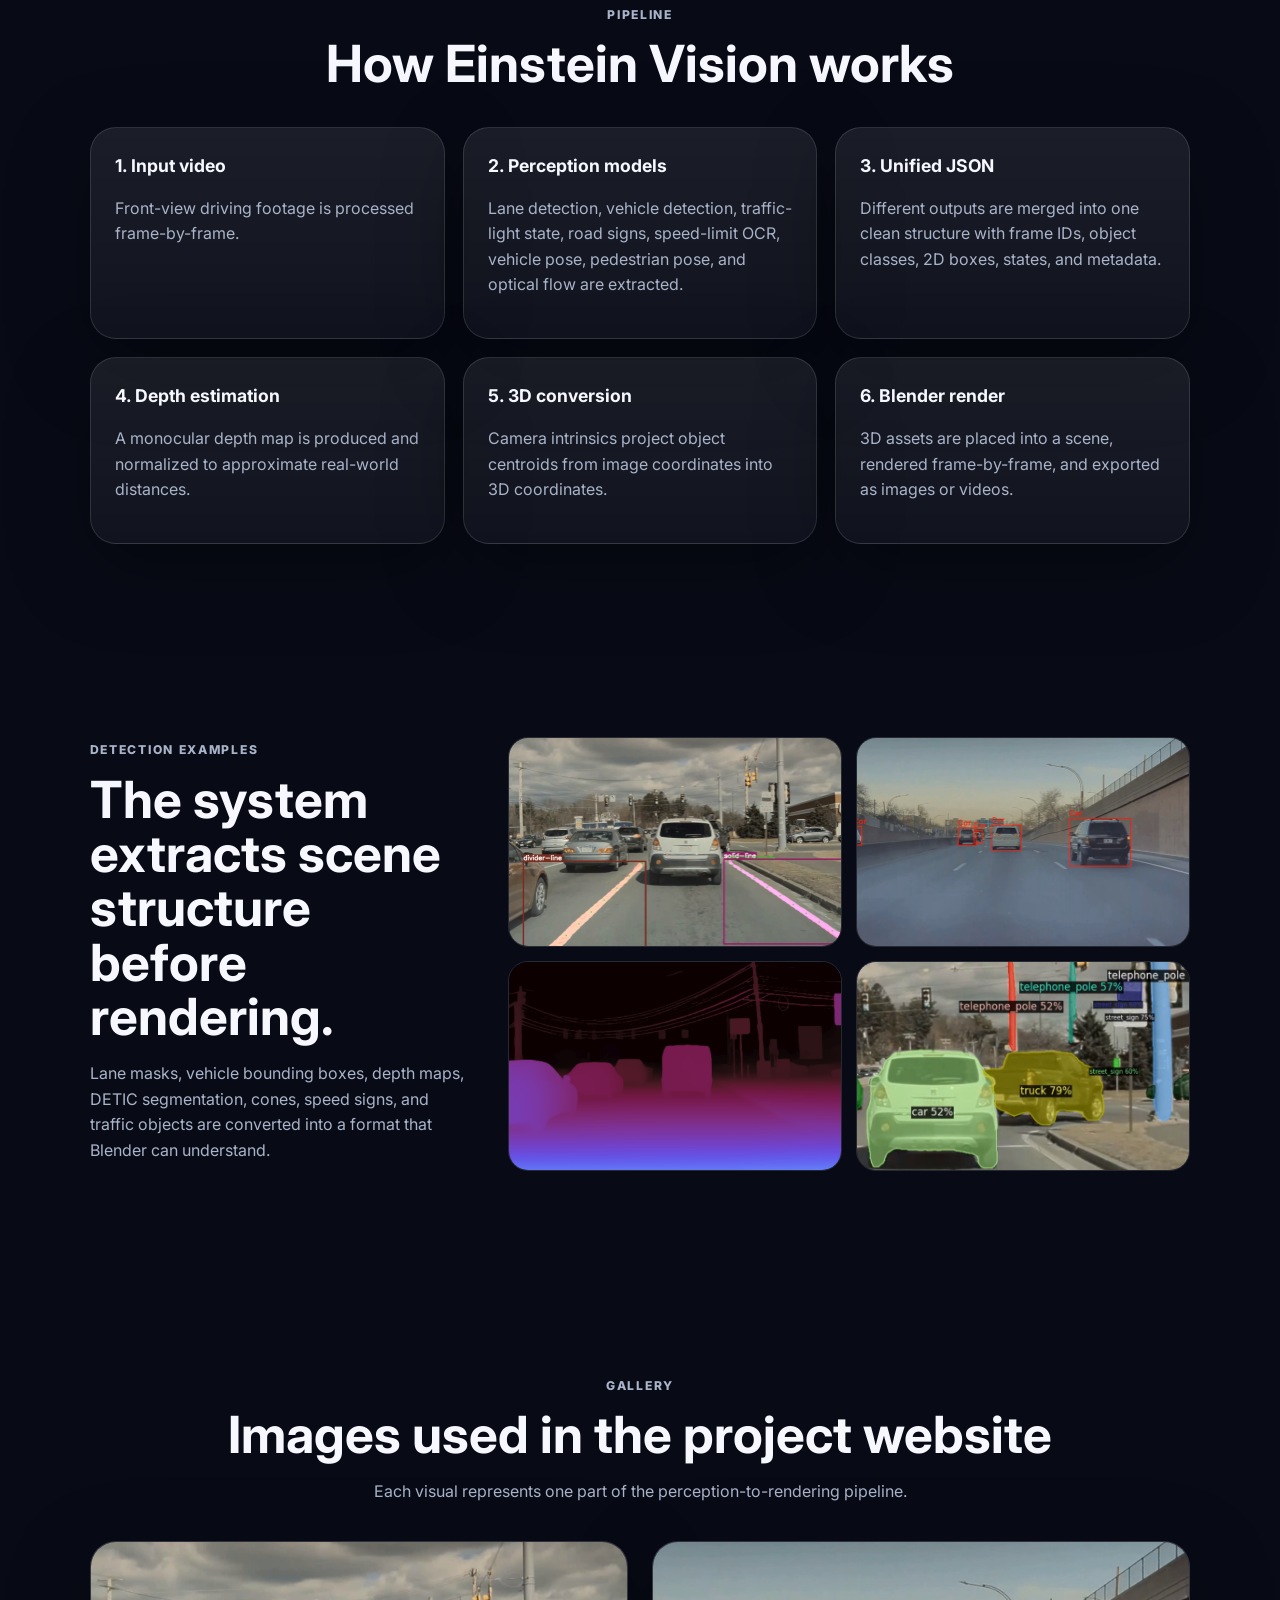
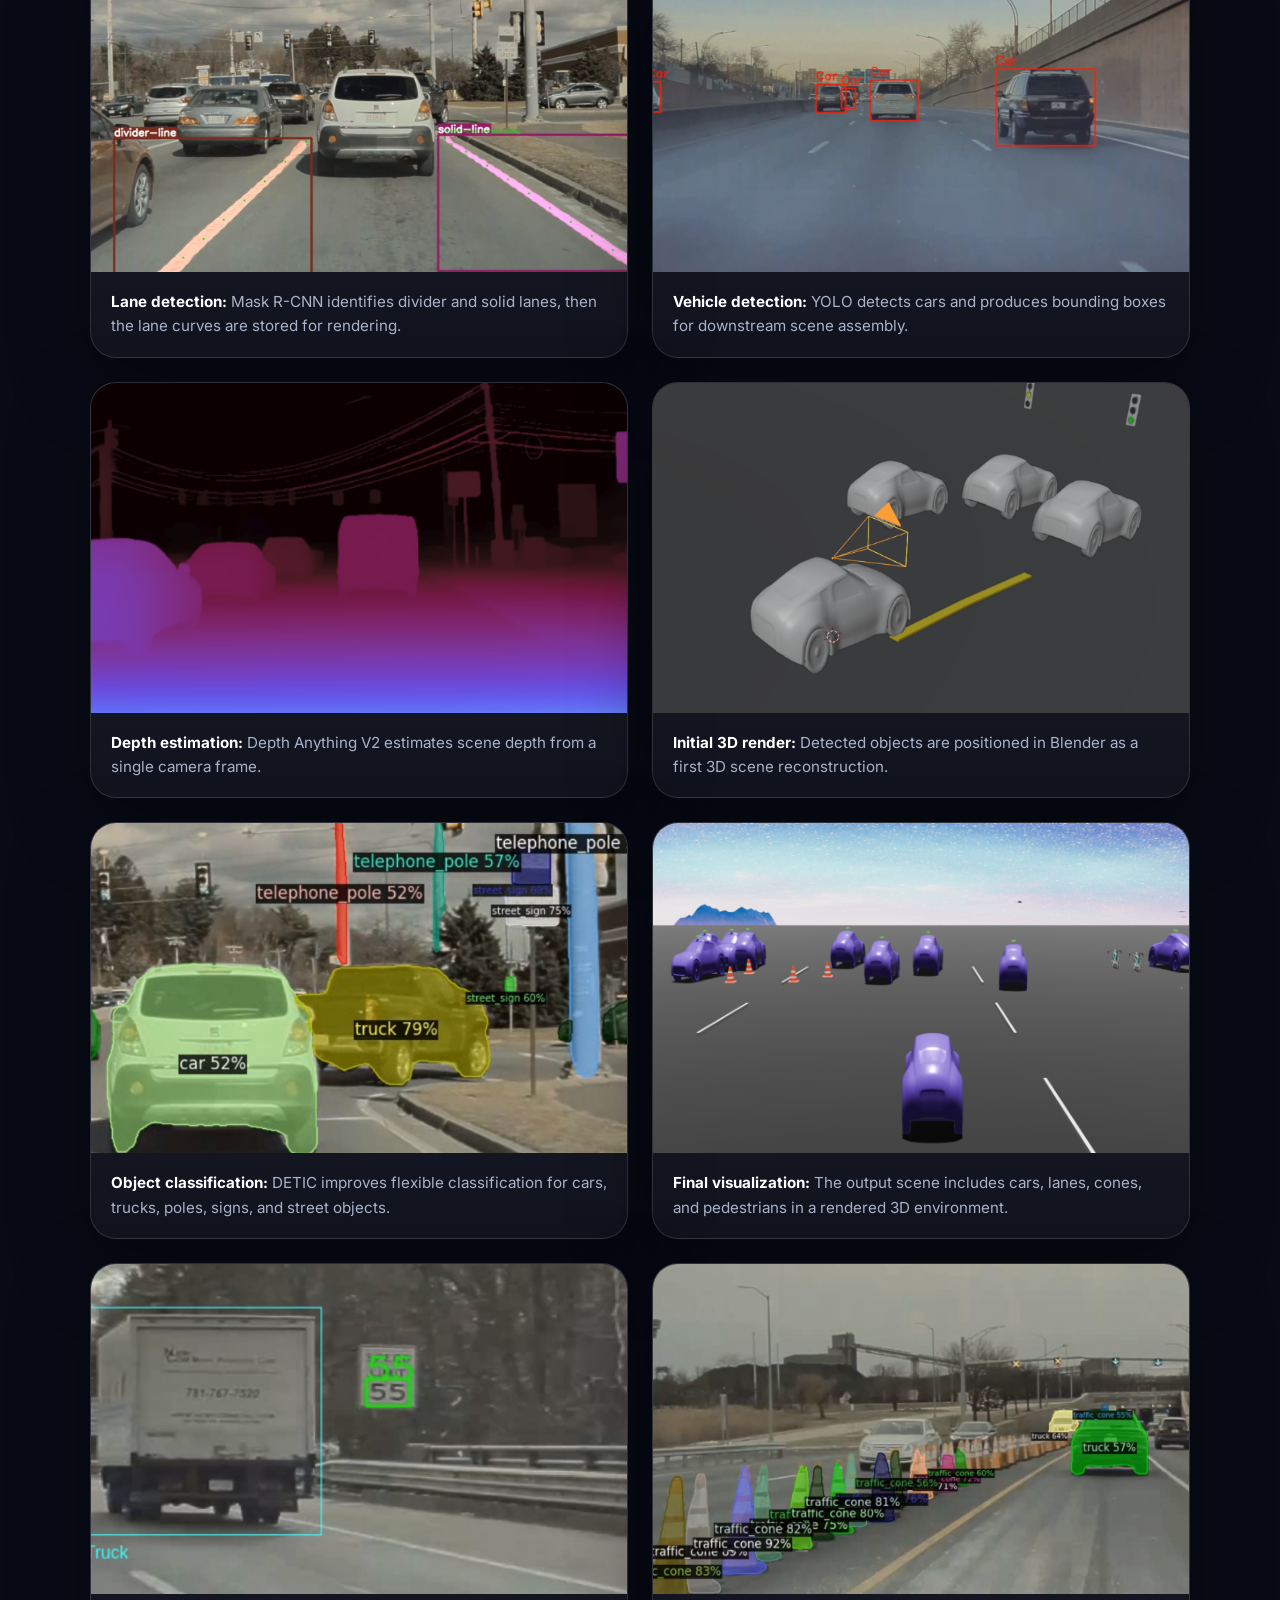
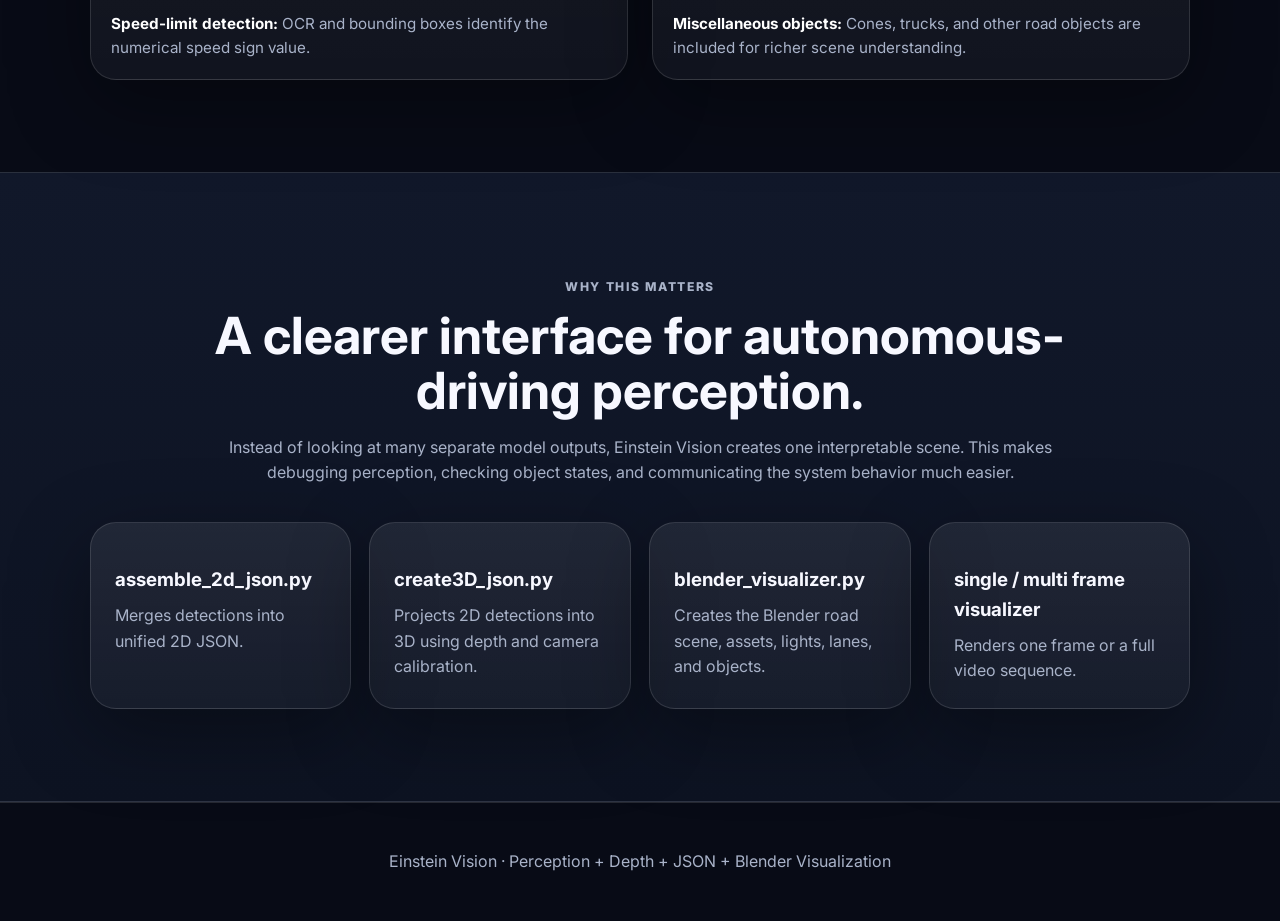
<file: einstein_vision/index.html>
<!DOCTYPE html>
<html lang="en">
<head>
  <meta charset="UTF-8" />
  <meta name="viewport" content="width=device-width, initial-scale=1.0" />
  <title>Einstein Vision | Autonomous Driving 3D Visualization</title>
  <link rel="preconnect" href="https://fonts.googleapis.com">
  <link rel="preconnect" href="https://fonts.gstatic.com" crossorigin>
  <link href="https://fonts.googleapis.com/css2?family=Inter:wght@400;500;600;700;800;900&display=swap" rel="stylesheet">
  <link rel="stylesheet" href="style.css" />
</head>
<body>
  <nav class="nav">
    <a class="brand" href="#top">Einstein Vision</a>
    <div class="links">
      <a href="#problem">Problem</a>
      <a href="#solution">Solution</a>
      <a href="#videos">Videos</a>
      <a href="#pipeline">Pipeline</a>
      <a href="#gallery">Gallery</a>
    </div>
  </nav>

  <header id="top" class="hero">
    <div class="hero-bg"></div>
    <div class="hero-content">
      <p class="eyebrow">RBE 549 · Autonomous Driving Perception · Blender Rendering</p>
      <h1>Einstein Vision</h1>
      <p class="subtitle">A self-driving vehicle visualization system that transforms front-camera driving videos into structured perception data and renders a 3D driving scene with lanes, vehicles, traffic lights, pedestrians, signs, depth, motion, brake lights, and indicators.</p>
      <div class="hero-actions">
        <a class="btn primary" href="#videos">Watch Videos</a>
        <a class="btn secondary" href="#gallery">View Results</a>
      </div>
    </div>
    <div class="hero-card">
      <img src="assets/images/final_blender_scene.png" alt="Final Blender-rendered autonomous driving scene">
      <p>Final rendered scene from perception outputs</p>
    </div>
  </header>

  <main>
    <section id="problem" class="section split">
      <div>
        <p class="section-label">Problem Statement</p>
        <h2>Driving videos contain useful information, but raw frames are not enough for planning or debugging.</h2>
      </div>
      <div class="card text-card">
        <p>Autonomous driving systems need to understand more than just “there is a car.” They need lanes, object classes, vehicle pose, traffic-light state, road signs, pedestrian position, brake lights, indicators, and motion direction.</p>
        <p>The challenge is that these outputs usually come from different models and formats. Einstein Vision solves this by merging detections into a unified JSON representation, converting 2D detections into 3D coordinates, and rendering the complete scene in Blender.</p>
      </div>
    </section>

    <section id="solution" class="section dark-panel">
      <div class="section-intro center">
        <p class="section-label">Solution</p>
        <h2>One pipeline from video perception to 3D scene visualization.</h2>
        <p>The system detects road elements, stores them frame-by-frame, estimates depth, and creates a visual dashboard-style scene for easier interpretation.</p>
      </div>
      <div class="feature-grid">
        <article class="feature"><span>01</span><h3>Detect</h3><p>Mask R-CNN, YOLO, DETIC, YOLO3D, EasyOCR, and RAFT are used for lanes, vehicles, lights, signs, pose, text, and motion.</p></article>
        <article class="feature"><span>02</span><h3>Unify</h3><p>Outputs are assembled into a single 2D JSON containing objects, lanes, signs, vehicle states, and traffic-light states.</p></article>
        <article class="feature"><span>03</span><h3>Lift to 3D</h3><p>Depth Anything V2 and camera intrinsics convert object centroids and lane points into 3D scene coordinates.</p></article>
        <article class="feature"><span>04</span><h3>Render</h3><p>Blender places assets, lanes, traffic lights, cars, cones, pedestrians, and state indicators into a navigable 3D scene.</p></article>
      </div>
    </section>

    <section id="videos" class="section">
      <div class="section-intro center">
        <p class="section-label">Videos</p>
        <h2>Visualization videos</h2>
        <p>These videos are embedded directly in the website and show the rendered output generated from the perception pipeline.</p>
      </div>
      <div class="video-grid">
        <article class="video-card">
          <!-- <video controls preload="metadata" poster="assets/images/video_seq5_poster.jpg">
            <source src="https://drive.google.com/file/d/1UBjm7TK6ktPeS2qnxzySjN0cl-RB1kqX/view?usp=drive_link" type="video/mp4" />
          </video> -->
          <div style="position: relative; width: 100%; max-width: 800px; margin: auto;">
              <iframe 
                  src="https://drive.google.com/file/d/1UBjm7TK6ktPeS2qnxzySjN0cl-RB1kqX/preview" 
                  width="100%" 
                  height="300" 
                  allow="autoplay" 
                  frameborder="0" 
                  allowfullscreen>
              </iframe>
          </div>
          <div class="video-copy">
            <h3>Sequence 5 Render</h3>
            <p>Shows the multi-frame Blender visualization with the ego vehicle, surrounding vehicles, cones, lanes, and object placement across time.</p>
          </div>
        </article>
        <article class="video-card">
          <!-- <video controls preload="metadata" poster="assets/images/video_custom_poster.jpg">
            <source src="assets/videos/out_videocustom.mp4" type="video/mp4" />
          </video> -->
          <div style="position: relative; width: 100%; max-width: 800px; margin: auto;">
              <iframe 
                  src="https://drive.google.com/file/d/1jfAoEq8-gfQiJojpL_MMeIR1_S7wt9aS/preview" 
                  width="100%" 
                  height="300" 
                  allow="autoplay" 
                  frameborder="0" 
                  allowfullscreen>
              </iframe>
          </div>
          <div class="video-copy">
            <h3>Custom Output Video</h3>
            <p>Demonstrates the rendered scene style using the 3D JSON output, Blender assets, road geometry, and detected traffic elements.</p>
          </div>
        </article>
      </div>
    </section>

    <section id="pipeline" class="section">
      <div class="section-intro center">
        <p class="section-label">Pipeline</p>
        <h2>How Einstein Vision works</h2>
      </div>
      <div class="pipeline-grid">
        <div class="pipeline-step"><b>1. Input video</b><p>Front-view driving footage is processed frame-by-frame.</p></div>
        <div class="pipeline-step"><b>2. Perception models</b><p>Lane detection, vehicle detection, traffic-light state, road signs, speed-limit OCR, vehicle pose, pedestrian pose, and optical flow are extracted.</p></div>
        <div class="pipeline-step"><b>3. Unified JSON</b><p>Different outputs are merged into one clean structure with frame IDs, object classes, 2D boxes, states, and metadata.</p></div>
        <div class="pipeline-step"><b>4. Depth estimation</b><p>A monocular depth map is produced and normalized to approximate real-world distances.</p></div>
        <div class="pipeline-step"><b>5. 3D conversion</b><p>Camera intrinsics project object centroids from image coordinates into 3D coordinates.</p></div>
        <div class="pipeline-step"><b>6. Blender render</b><p>3D assets are placed into a scene, rendered frame-by-frame, and exported as images or videos.</p></div>
      </div>
    </section>

    <section class="section media-feature">
      <div class="media-text">
        <p class="section-label">Detection Examples</p>
        <h2>The system extracts scene structure before rendering.</h2>
        <p>Lane masks, vehicle bounding boxes, depth maps, DETIC segmentation, cones, speed signs, and traffic objects are converted into a format that Blender can understand.</p>
      </div>
      <div class="media-mosaic">
        <img src="assets/images/lane_detection.png" alt="Lane detection output">
        <img src="assets/images/yolo_vehicle_detection.png" alt="YOLO vehicle detection output">
        <img src="assets/images/depth_map.png" alt="Depth map output">
        <img src="assets/images/detic_vehicle_scene.png" alt="DETIC vehicle and object classification output">
      </div>
    </section>

    <section id="gallery" class="section">
      <div class="section-intro center">
        <p class="section-label">Gallery</p>
        <h2>Images used in the project website</h2>
        <p>Each visual represents one part of the perception-to-rendering pipeline.</p>
      </div>
      <div class="gallery">
        <figure><img src="assets/images/lane_detection.png" alt="Lane detection"><figcaption><b>Lane detection:</b> Mask R-CNN identifies divider and solid lanes, then the lane curves are stored for rendering.</figcaption></figure>
        <figure><img src="assets/images/yolo_vehicle_detection.png" alt="Vehicle detection"><figcaption><b>Vehicle detection:</b> YOLO detects cars and produces bounding boxes for downstream scene assembly.</figcaption></figure>
        <figure><img src="assets/images/depth_map.png" alt="Depth map"><figcaption><b>Depth estimation:</b> Depth Anything V2 estimates scene depth from a single camera frame.</figcaption></figure>
        <figure><img src="assets/images/basic_blender_scene.png" alt="Basic Blender scene"><figcaption><b>Initial 3D render:</b> Detected objects are positioned in Blender as a first 3D scene reconstruction.</figcaption></figure>
        <figure><img src="assets/images/detic_vehicle_scene.png" alt="DETIC detection"><figcaption><b>Object classification:</b> DETIC improves flexible classification for cars, trucks, poles, signs, and street objects.</figcaption></figure>
        <figure><img src="assets/images/final_blender_scene.png" alt="Final Blender scene"><figcaption><b>Final visualization:</b> The output scene includes cars, lanes, cones, and pedestrians in a rendered 3D environment.</figcaption></figure>
        <figure><img src="assets/images/speed_limit_detection.png" alt="Speed limit detection"><figcaption><b>Speed-limit detection:</b> OCR and bounding boxes identify the numerical speed sign value.</figcaption></figure>
        <figure><img src="assets/images/cone_detection.png" alt="Traffic cone detection"><figcaption><b>Miscellaneous objects:</b> Cones, trucks, and other road objects are included for richer scene understanding.</figcaption></figure>
      </div>
    </section>

    <section class="section dark-panel">
      <div class="section-intro center">
        <p class="section-label">Why this matters</p>
        <h2>A clearer interface for autonomous-driving perception.</h2>
        <p>Instead of looking at many separate model outputs, Einstein Vision creates one interpretable scene. This makes debugging perception, checking object states, and communicating the system behavior much easier.</p>
      </div>
      <div class="code-grid">
        <div class="code-card"><h3>assemble_2d_json.py</h3><p>Merges detections into unified 2D JSON.</p></div>
        <div class="code-card"><h3>create3D_json.py</h3><p>Projects 2D detections into 3D using depth and camera calibration.</p></div>
        <div class="code-card"><h3>blender_visualizer.py</h3><p>Creates the Blender road scene, assets, lights, lanes, and objects.</p></div>
        <div class="code-card"><h3>single / multi frame visualizer</h3><p>Renders one frame or a full video sequence.</p></div>
      </div>
    </section>
  </main>

  <footer>
    <p>Einstein Vision · Perception + Depth + JSON + Blender Visualization</p>
  </footer>
  <script src="script.js"></script>
</body>
</html>
</file>
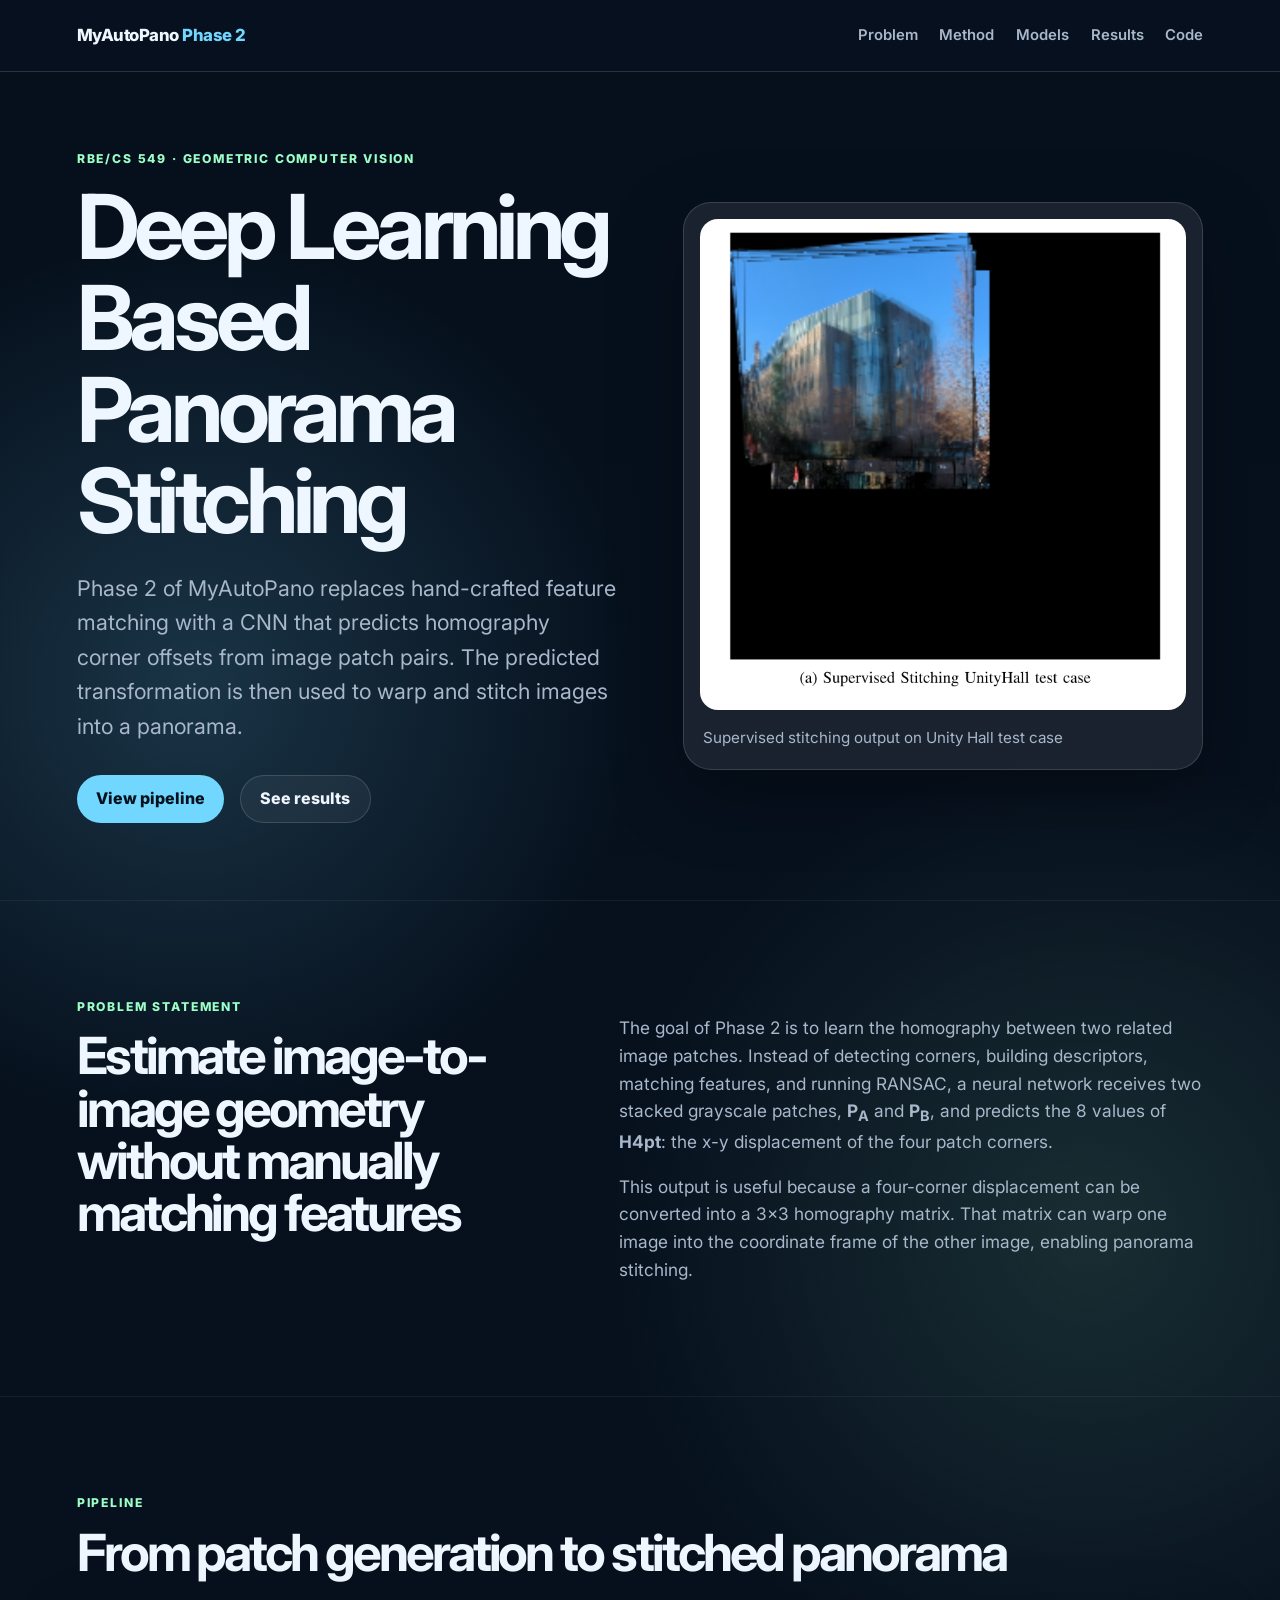
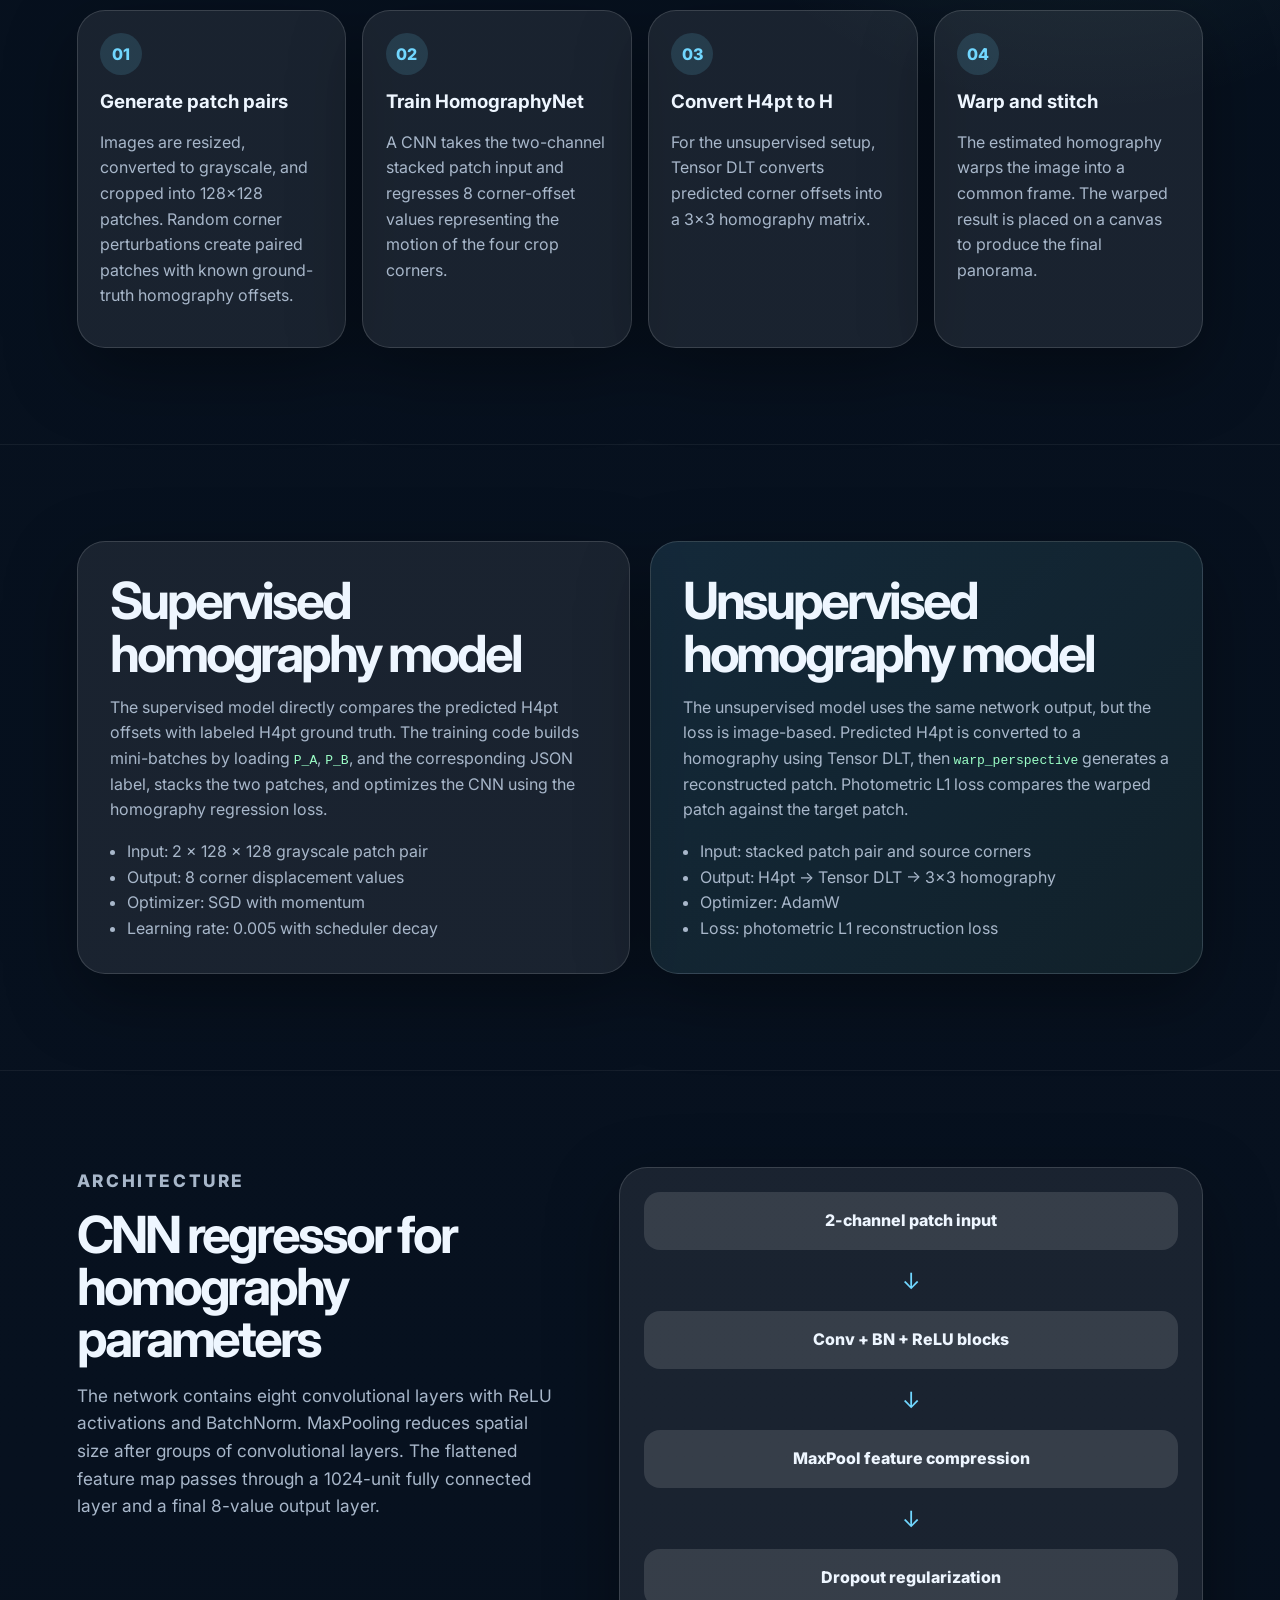
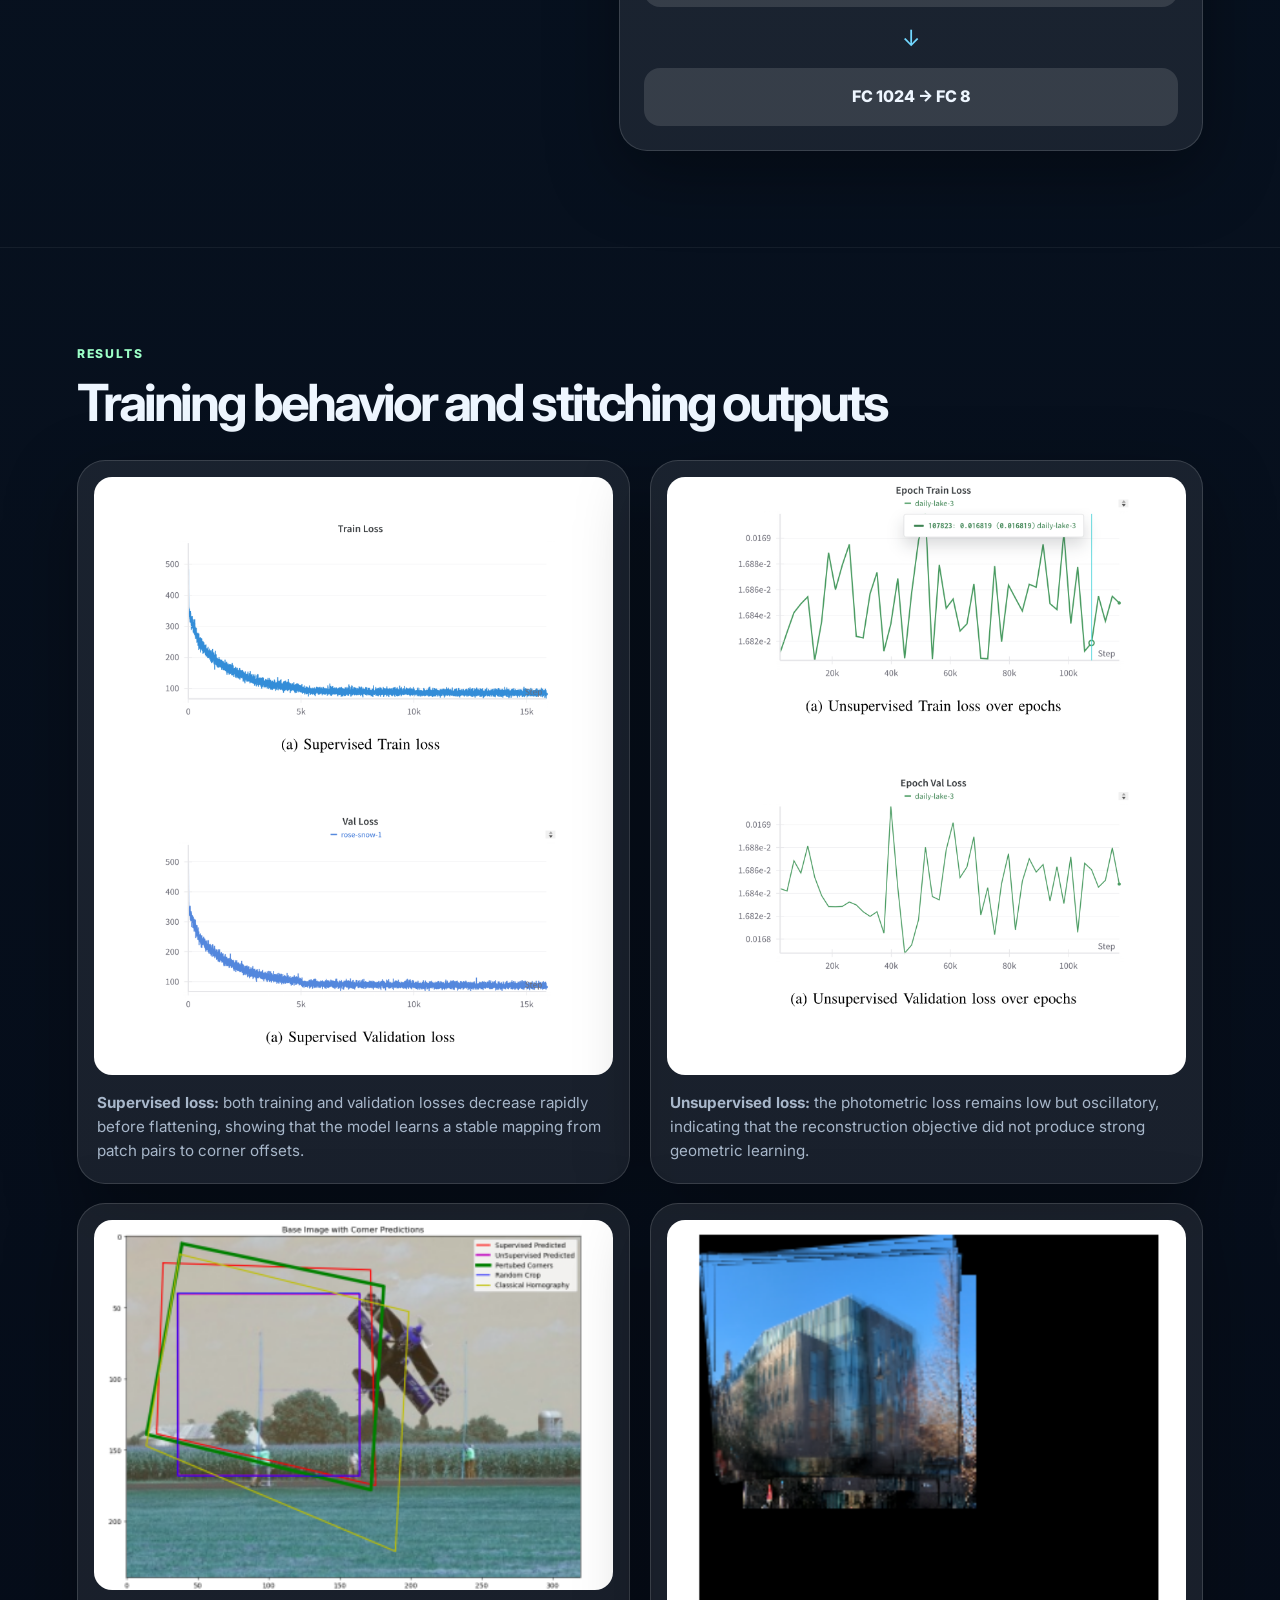
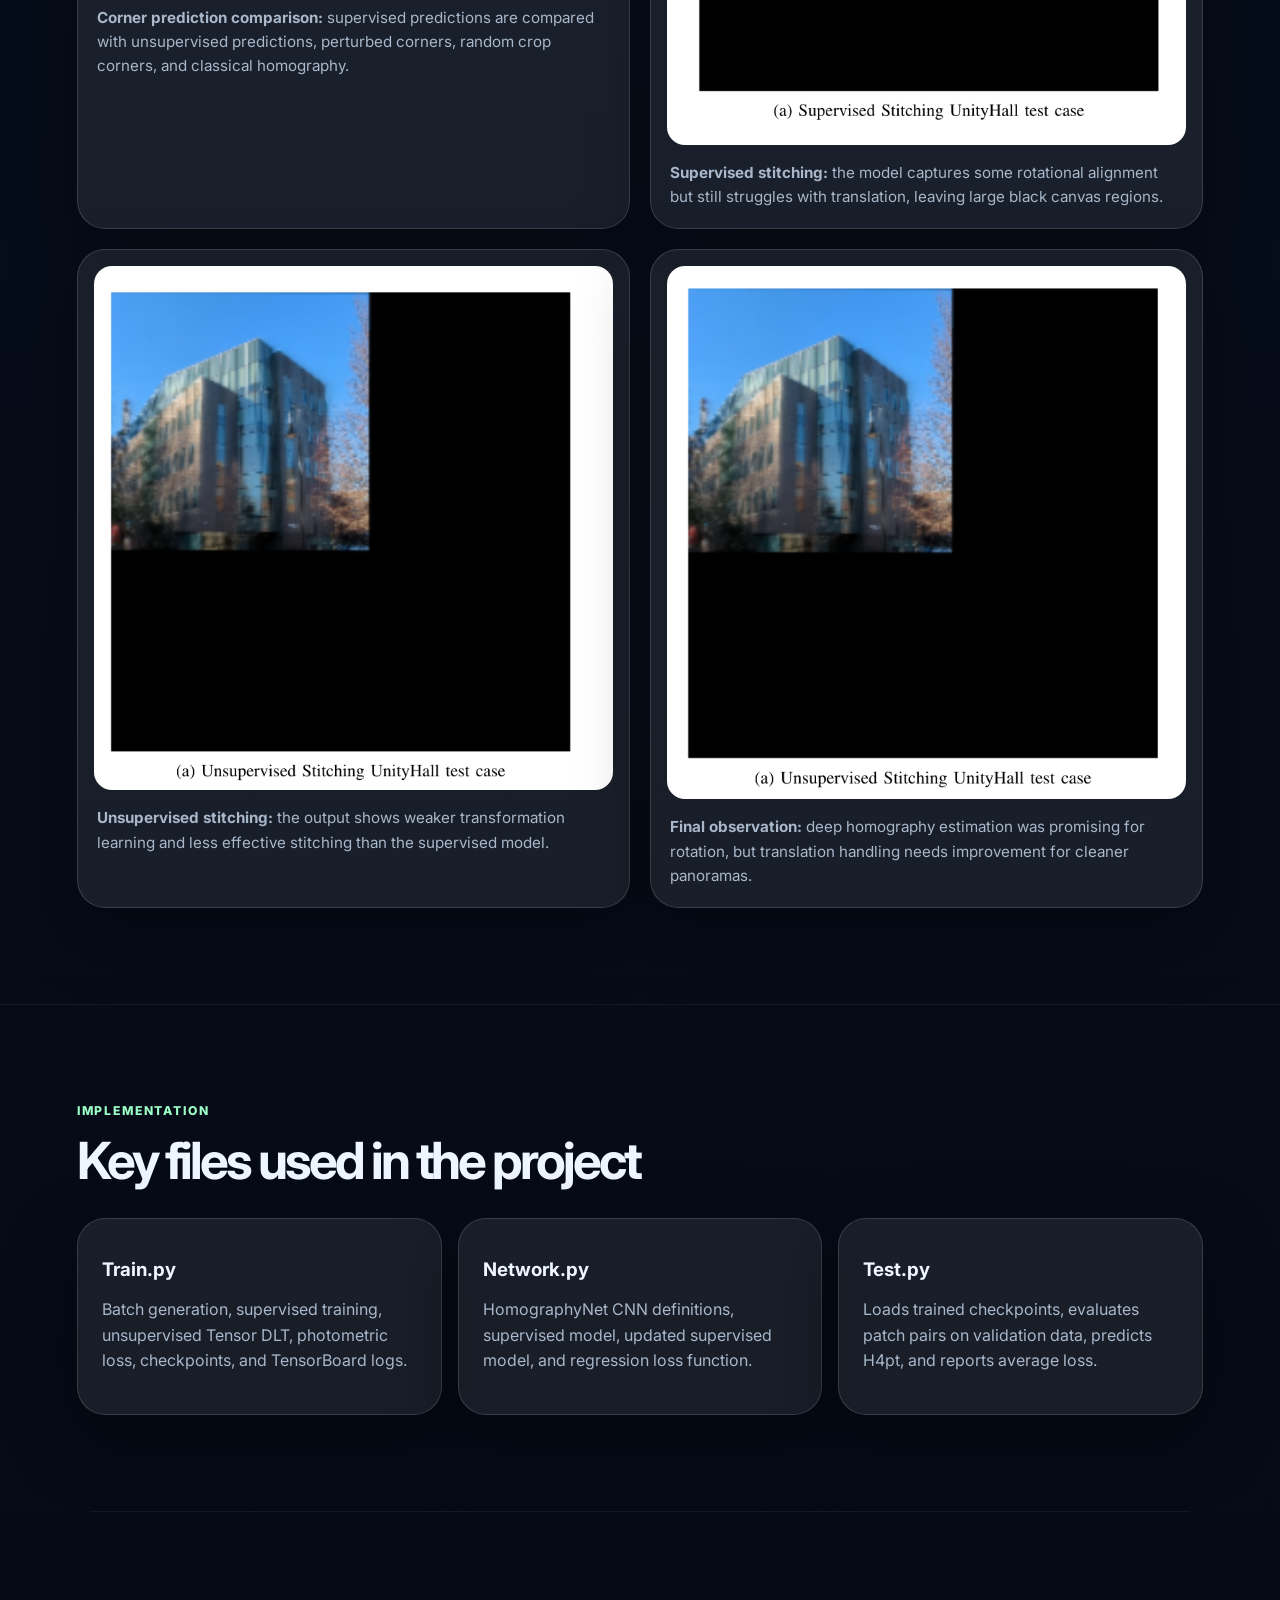
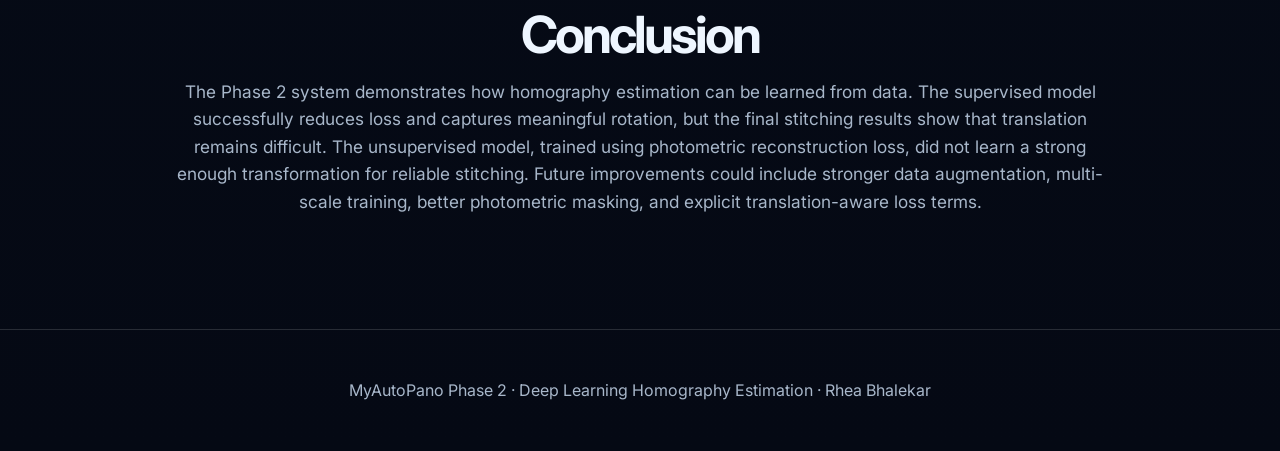
<file: myautopano_phase2_website/index.html>
<!DOCTYPE html>
<html lang="en">
<head>
  <meta charset="UTF-8" />
  <meta name="viewport" content="width=device-width, initial-scale=1.0" />
  <title>MyAutoPano Phase 2 | Deep Learning Homography Estimation</title>
  <link rel="preconnect" href="https://fonts.googleapis.com">
  <link rel="preconnect" href="https://fonts.gstatic.com" crossorigin>
  <link href="https://fonts.googleapis.com/css2?family=Inter:wght@400;500;600;700;800&display=swap" rel="stylesheet">
  <link rel="stylesheet" href="styles.css" />
</head>
<body>
  <nav class="nav">
    <a class="brand" href="#top">MyAutoPano <span>Phase 2</span></a>
    <button class="menu-btn" aria-label="Open navigation">☰</button>
    <div class="nav-links">
      <a href="#problem">Problem</a>
      <a href="#method">Method</a>
      <a href="#models">Models</a>
      <a href="#results">Results</a>
      <a href="#code">Code</a>
    </div>
  </nav>

  <header id="top" class="hero">
    <div class="hero-copy">
      <p class="eyebrow">RBE/CS 549 · Geometric Computer Vision</p>
      <h1>Deep Learning Based Panorama Stitching</h1>
      <p class="lead">Phase 2 of MyAutoPano replaces hand-crafted feature matching with a CNN that predicts homography corner offsets from image patch pairs. The predicted transformation is then used to warp and stitch images into a panorama.</p>
      <div class="hero-actions">
        <a href="#method" class="btn primary">View pipeline</a>
        <a href="#results" class="btn ghost">See results</a>
      </div>
    </div>
    <div class="hero-card">
      <img src="assets/images/supervised-unityhall.png" alt="Supervised stitching result on Unity Hall" />
      <div class="caption">Supervised stitching output on Unity Hall test case</div>
    </div>
  </header>

  <main>
    <section id="problem" class="section two-col">
      <div>
        <p class="eyebrow">Problem statement</p>
        <h2>Estimate image-to-image geometry without manually matching features</h2>
      </div>
      <div class="text-block">
        <p>The goal of Phase 2 is to learn the homography between two related image patches. Instead of detecting corners, building descriptors, matching features, and running RANSAC, a neural network receives two stacked grayscale patches, <strong>P<sub>A</sub></strong> and <strong>P<sub>B</sub></strong>, and predicts the 8 values of <strong>H4pt</strong>: the x-y displacement of the four patch corners.</p>
        <p>This output is useful because a four-corner displacement can be converted into a 3×3 homography matrix. That matrix can warp one image into the coordinate frame of the other image, enabling panorama stitching.</p>
      </div>
    </section>

    <section id="method" class="section">
      <p class="eyebrow">Pipeline</p>
      <h2>From patch generation to stitched panorama</h2>
      <div class="pipeline">
        <article>
          <span>01</span>
          <h3>Generate patch pairs</h3>
          <p>Images are resized, converted to grayscale, and cropped into 128×128 patches. Random corner perturbations create paired patches with known ground-truth homography offsets.</p>
        </article>
        <article>
          <span>02</span>
          <h3>Train HomographyNet</h3>
          <p>A CNN takes the two-channel stacked patch input and regresses 8 corner-offset values representing the motion of the four crop corners.</p>
        </article>
        <article>
          <span>03</span>
          <h3>Convert H4pt to H</h3>
          <p>For the unsupervised setup, Tensor DLT converts predicted corner offsets into a 3×3 homography matrix.</p>
        </article>
        <article>
          <span>04</span>
          <h3>Warp and stitch</h3>
          <p>The estimated homography warps the image into a common frame. The warped result is placed on a canvas to produce the final panorama.</p>
        </article>
      </div>
    </section>

    <section id="models" class="section model-grid">
      <div class="model-card">
        <h2>Supervised homography model</h2>
        <p>The supervised model directly compares the predicted H4pt offsets with labeled H4pt ground truth. The training code builds mini-batches by loading <code>P_A</code>, <code>P_B</code>, and the corresponding JSON label, stacks the two patches, and optimizes the CNN using the homography regression loss.</p>
        <ul>
          <li>Input: 2 × 128 × 128 grayscale patch pair</li>
          <li>Output: 8 corner displacement values</li>
          <li>Optimizer: SGD with momentum</li>
          <li>Learning rate: 0.005 with scheduler decay</li>
        </ul>
      </div>
      <div class="model-card alt">
        <h2>Unsupervised homography model</h2>
        <p>The unsupervised model uses the same network output, but the loss is image-based. Predicted H4pt is converted to a homography using Tensor DLT, then <code>warp_perspective</code> generates a reconstructed patch. Photometric L1 loss compares the warped patch against the target patch.</p>
        <ul>
          <li>Input: stacked patch pair and source corners</li>
          <li>Output: H4pt → Tensor DLT → 3×3 homography</li>
          <li>Optimizer: AdamW</li>
          <li>Loss: photometric L1 reconstruction loss</li>
        </ul>
      </div>
    </section>

    <section class="section architecture">
      <div>
        <p class="eyebrow">Architecture</p>
        <h2>CNN regressor for homography parameters</h2>
        <p>The network contains eight convolutional layers with ReLU activations and BatchNorm. MaxPooling reduces spatial size after groups of convolutional layers. The flattened feature map passes through a 1024-unit fully connected layer and a final 8-value output layer.</p>
      </div>
      <div class="arch-box">
        <div>2-channel patch input</div><span>↓</span>
        <div>Conv + BN + ReLU blocks</div><span>↓</span>
        <div>MaxPool feature compression</div><span>↓</span>
        <div>Dropout regularization</div><span>↓</span>
        <div>FC 1024 → FC 8</div>
      </div>
    </section>

    <section id="results" class="section">
      <p class="eyebrow">Results</p>
      <h2>Training behavior and stitching outputs</h2>
      <div class="result-grid">
        <figure>
          <img src="assets/images/supervised-loss.png" alt="Supervised train and validation loss curves" />
          <figcaption><strong>Supervised loss:</strong> both training and validation losses decrease rapidly before flattening, showing that the model learns a stable mapping from patch pairs to corner offsets.</figcaption>
        </figure>
        <figure>
          <img src="assets/images/unsupervised-loss.png" alt="Unsupervised train and validation loss curves" />
          <figcaption><strong>Unsupervised loss:</strong> the photometric loss remains low but oscillatory, indicating that the reconstruction objective did not produce strong geometric learning.</figcaption>
        </figure>
        <figure>
          <img src="assets/images/corner-comparison.png" alt="Corner prediction comparison on base image" />
          <figcaption><strong>Corner prediction comparison:</strong> supervised predictions are compared with unsupervised predictions, perturbed corners, random crop corners, and classical homography.</figcaption>
        </figure>
        <figure>
          <img src="assets/images/supervised-unityhall.png" alt="Supervised Unity Hall stitching result" />
          <figcaption><strong>Supervised stitching:</strong> the model captures some rotational alignment but still struggles with translation, leaving large black canvas regions.</figcaption>
        </figure>
        <figure>
          <img src="assets/images/unsupervised-unityhall.png" alt="Unsupervised Unity Hall stitching result" />
          <figcaption><strong>Unsupervised stitching:</strong> the output shows weaker transformation learning and less effective stitching than the supervised model.</figcaption>
        </figure>
        <figure>
          <img src="assets/images/unsupervised-unityhall-wide.png" alt="Wide unsupervised Unity Hall stitching result" />
          <figcaption><strong>Final observation:</strong> deep homography estimation was promising for rotation, but translation handling needs improvement for cleaner panoramas.</figcaption>
        </figure>
      </div>
    </section>

    <section id="code" class="section code-section">
      <p class="eyebrow">Implementation</p>
      <h2>Key files used in the project</h2>
      <div class="code-grid">
        <a href="assets/code/Train.py" download>
          <h3>Train.py</h3>
          <p>Batch generation, supervised training, unsupervised Tensor DLT, photometric loss, checkpoints, and TensorBoard logs.</p>
        </a>
        <a href="assets/code/Network.py" download>
          <h3>Network.py</h3>
          <p>HomographyNet CNN definitions, supervised model, updated supervised model, and regression loss function.</p>
        </a>
        <a href="assets/code/Test.py" download>
          <h3>Test.py</h3>
          <p>Loads trained checkpoints, evaluates patch pairs on validation data, predicts H4pt, and reports average loss.</p>
        </a>
      </div>
    </section>

    <section class="section conclusion">
      <h2>Conclusion</h2>
      <p>The Phase 2 system demonstrates how homography estimation can be learned from data. The supervised model successfully reduces loss and captures meaningful rotation, but the final stitching results show that translation remains difficult. The unsupervised model, trained using photometric reconstruction loss, did not learn a strong enough transformation for reliable stitching. Future improvements could include stronger data augmentation, multi-scale training, better photometric masking, and explicit translation-aware loss terms.</p>
    </section>
  </main>

  <footer>
    <p>MyAutoPano Phase 2 · Deep Learning Homography Estimation · Rhea Bhalekar</p>
  </footer>

  <script src="script.js"></script>
</body>
</html>
</file>
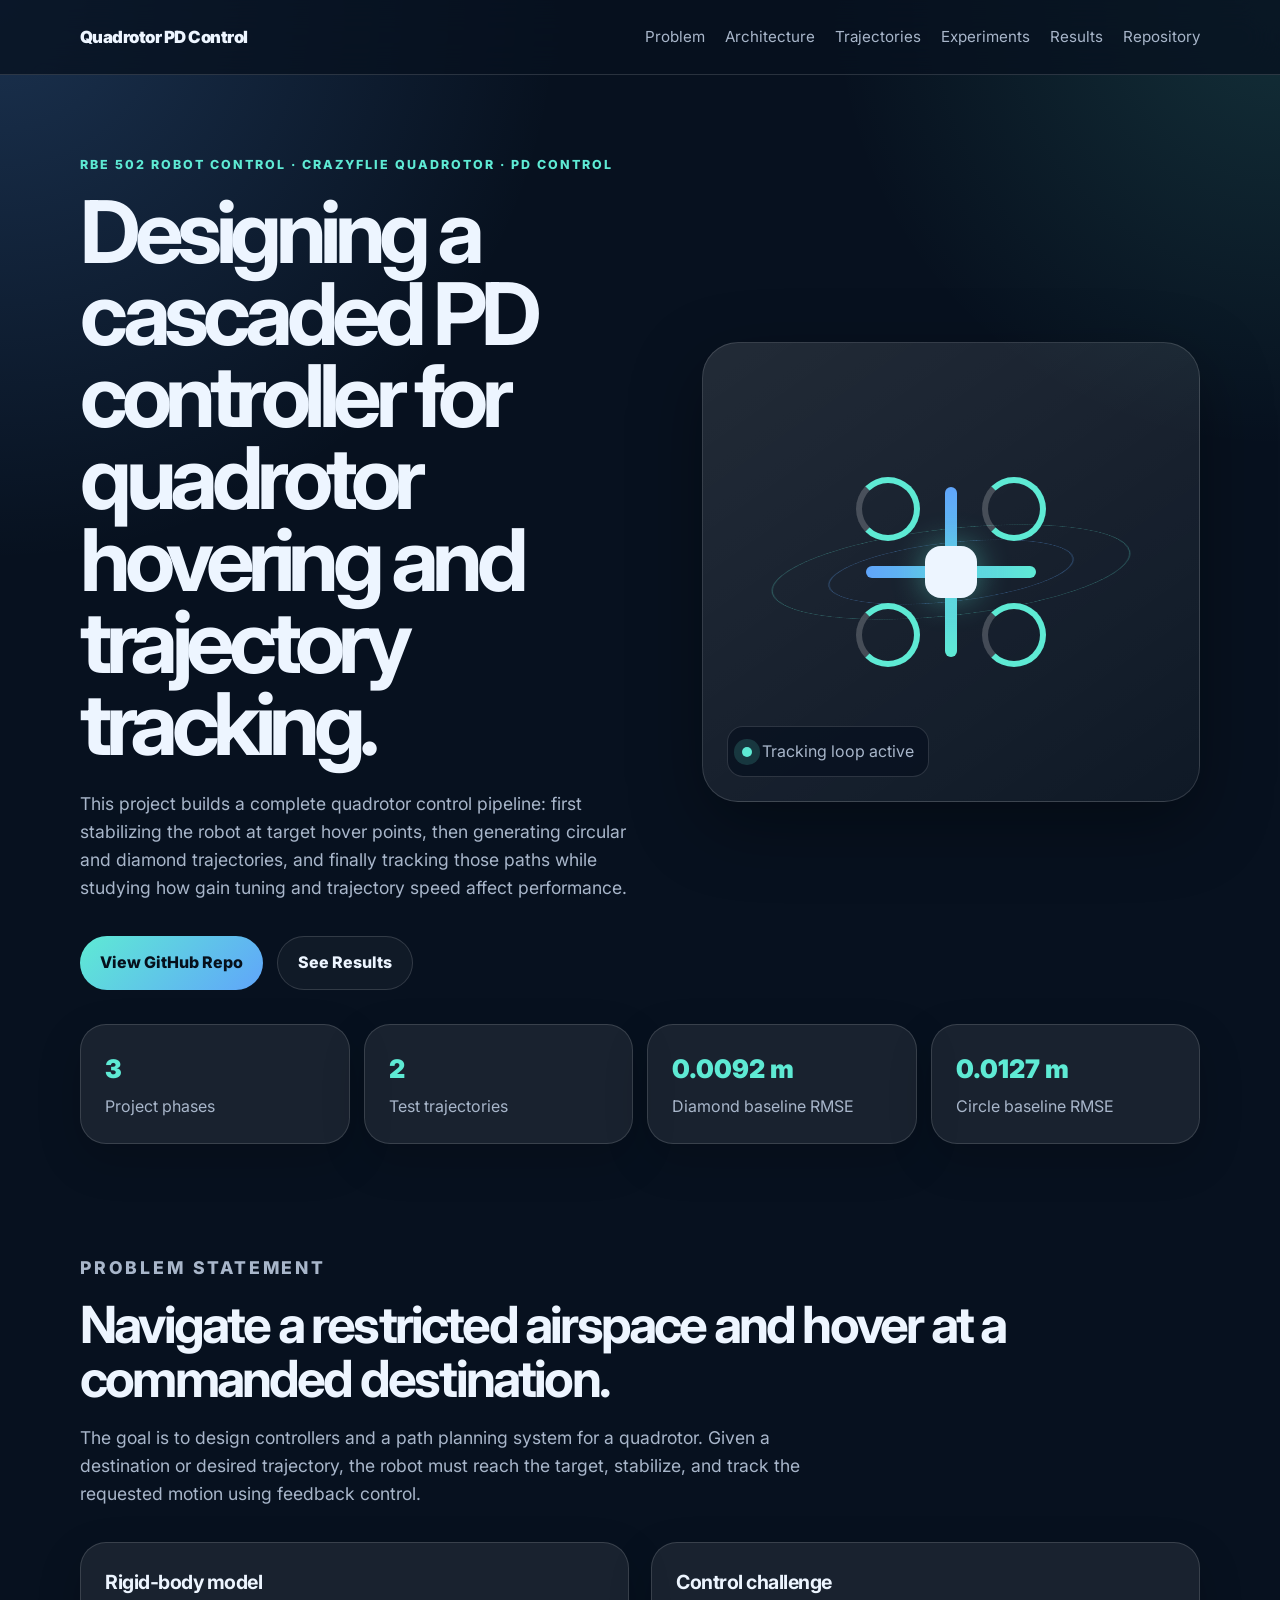
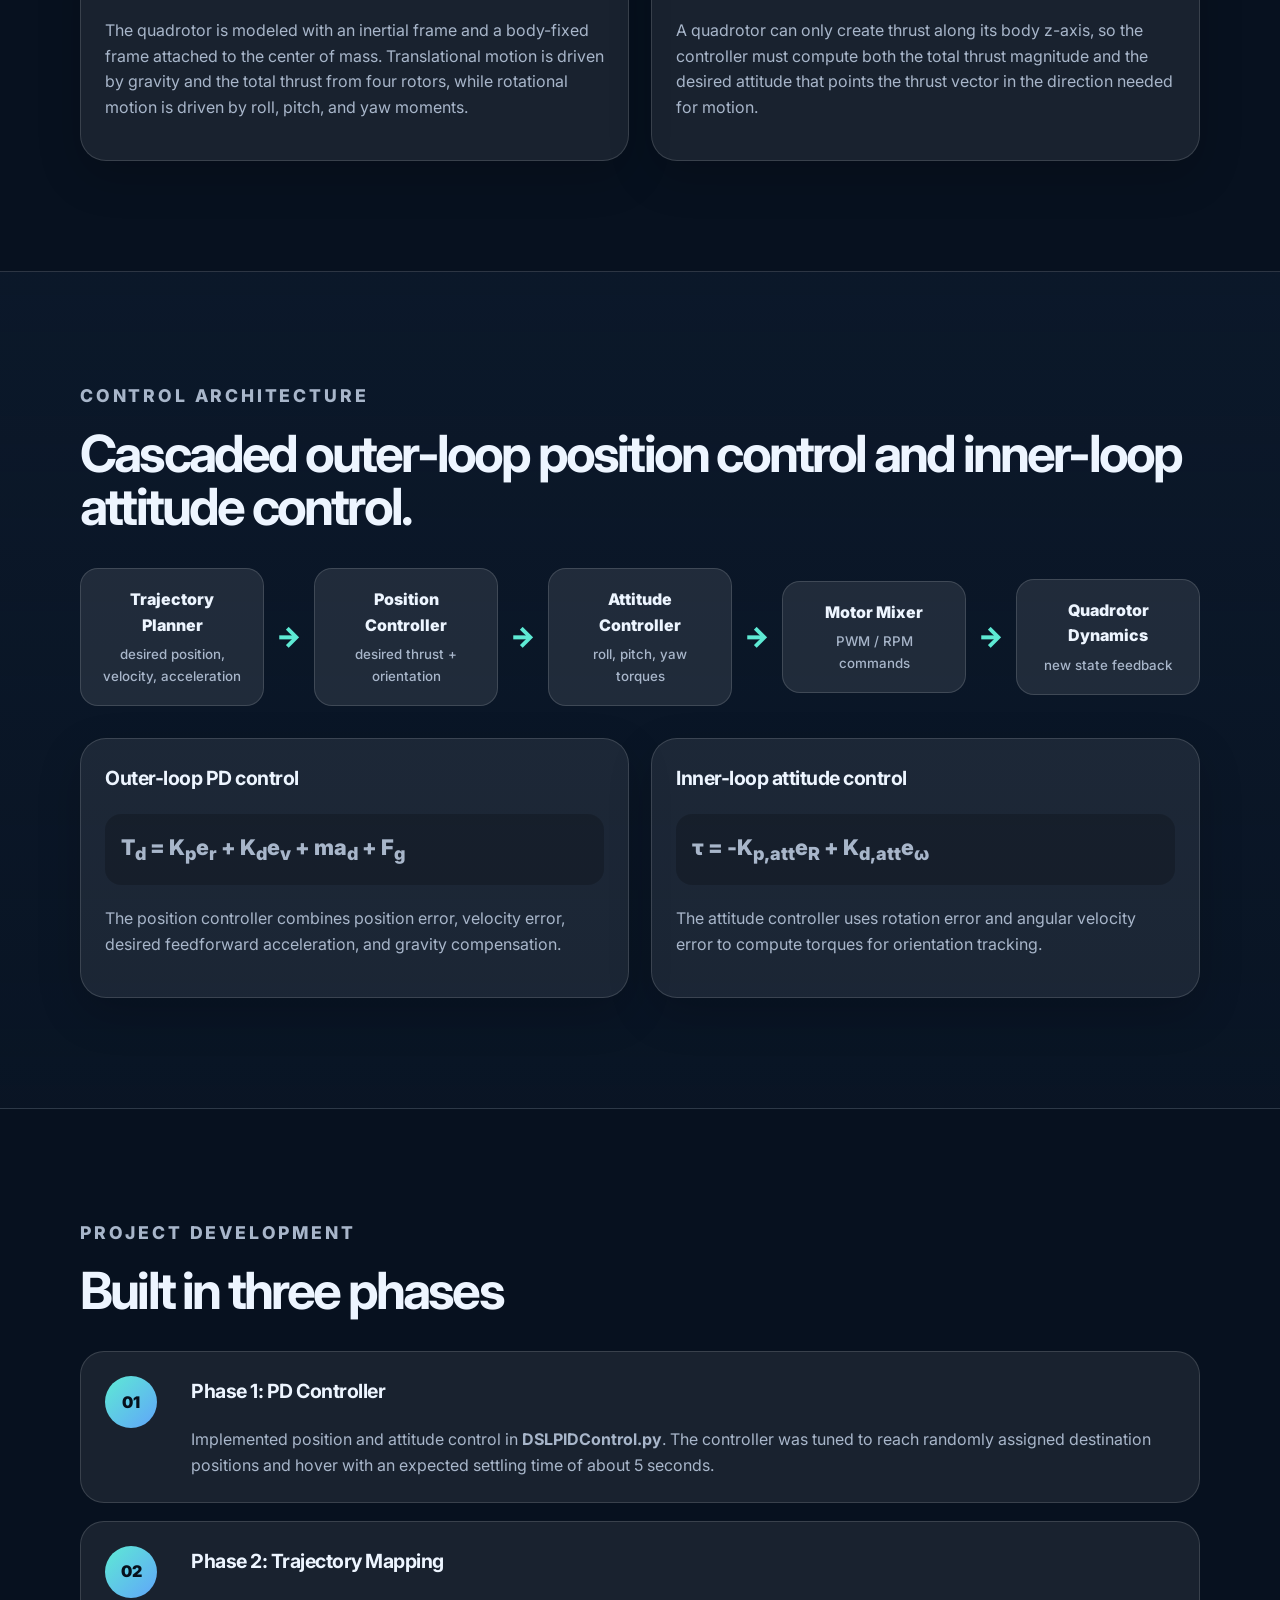
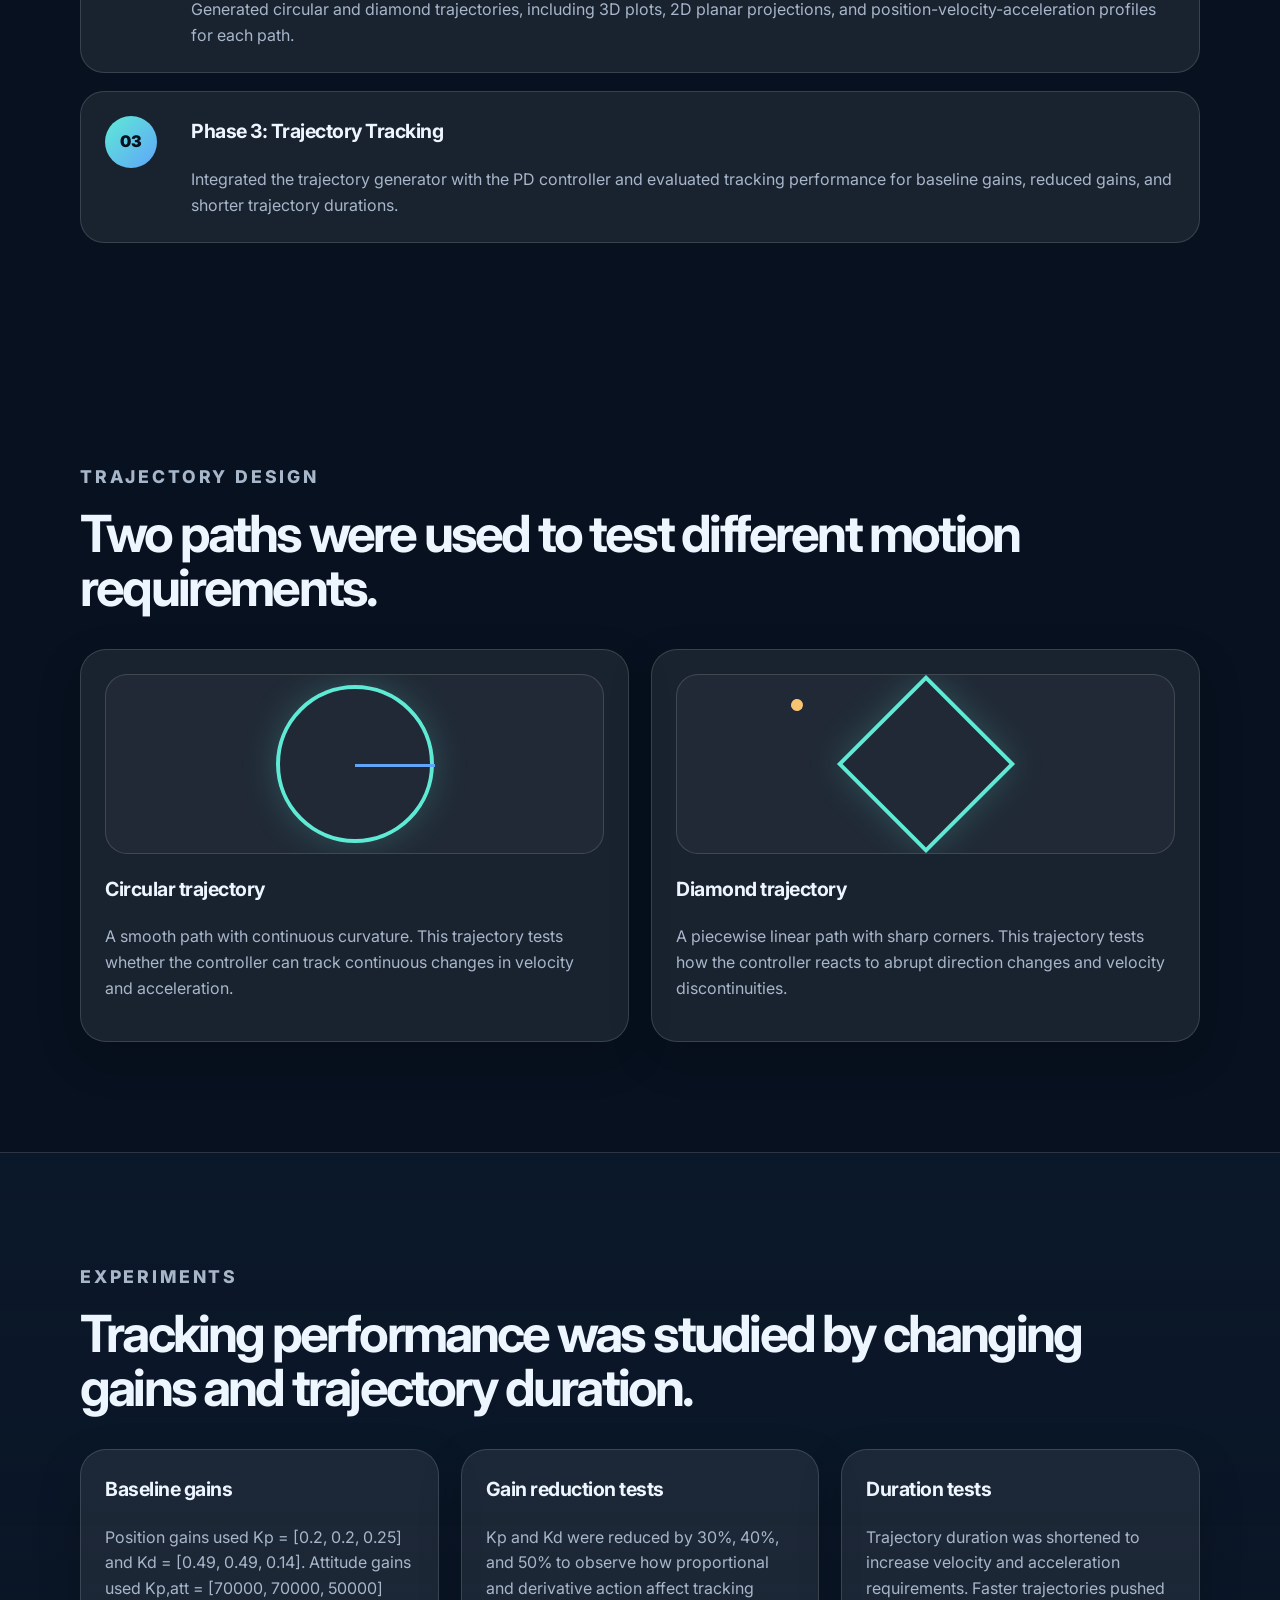
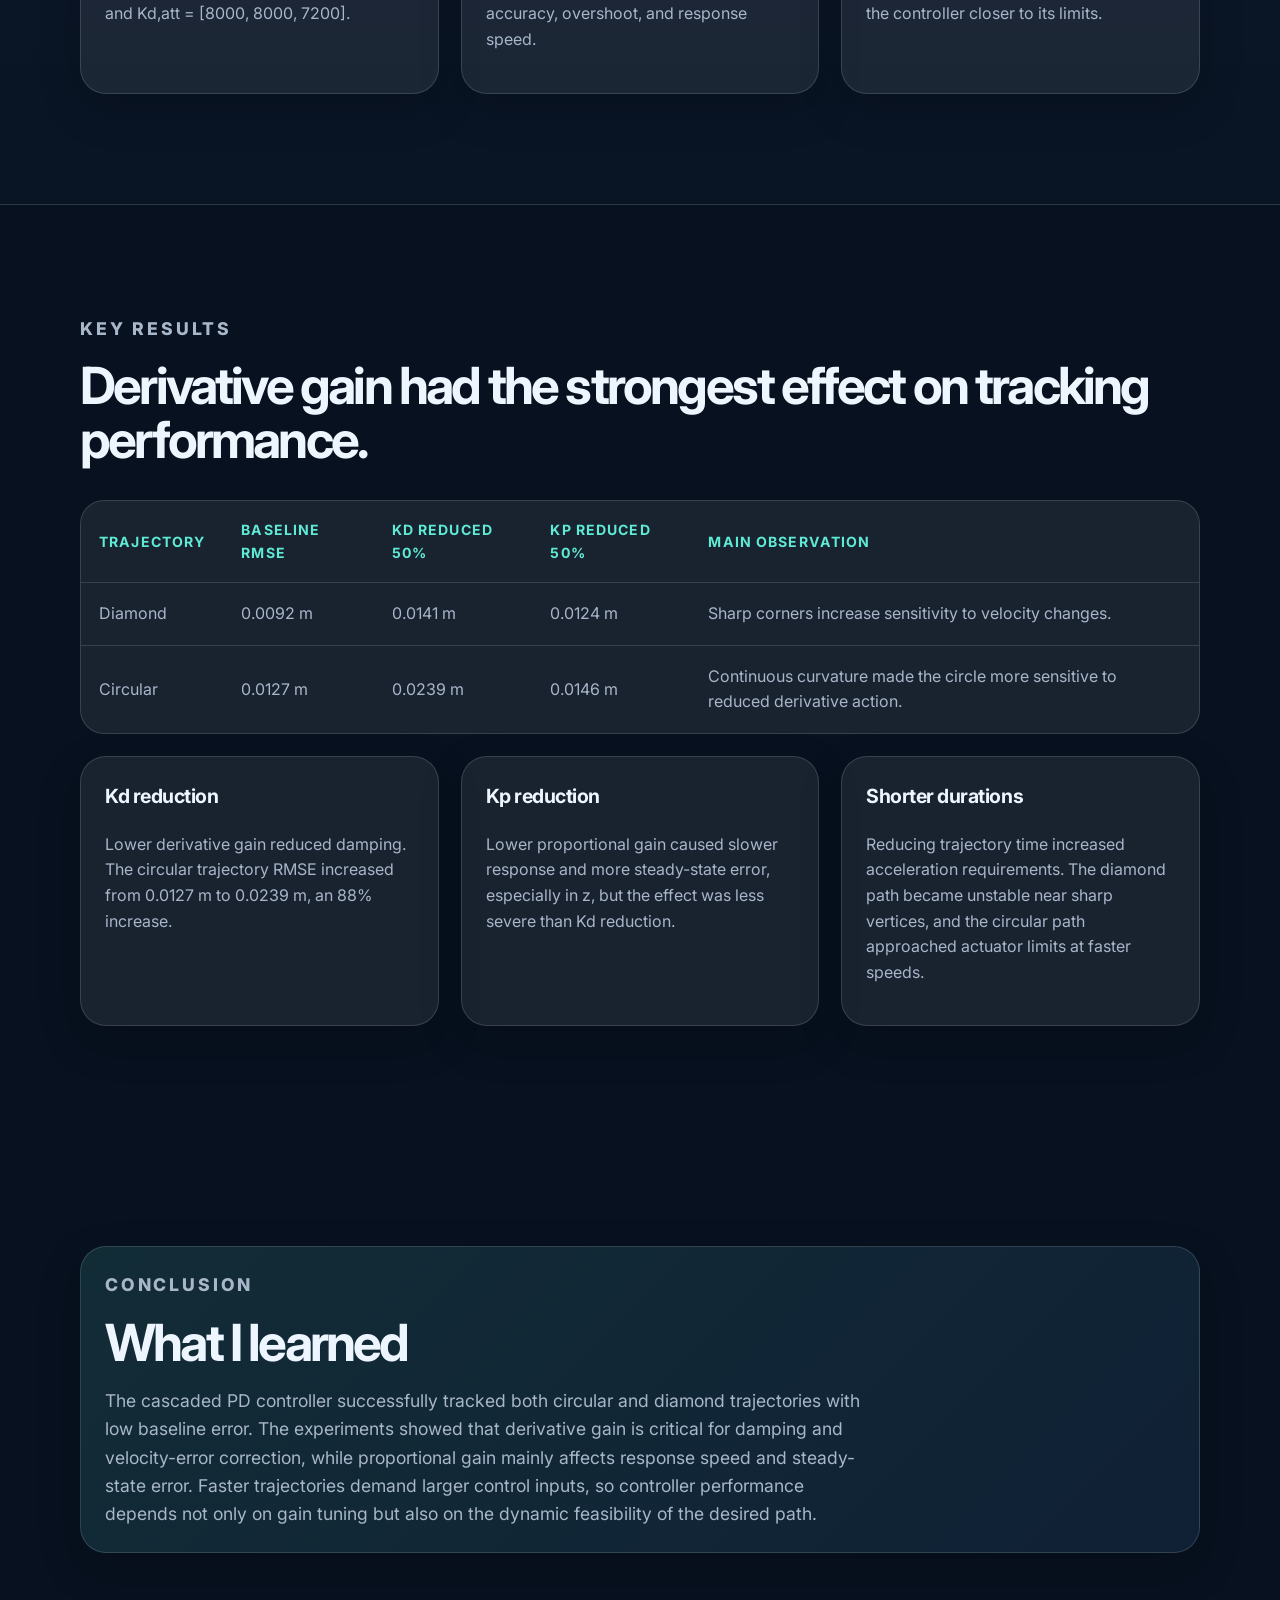
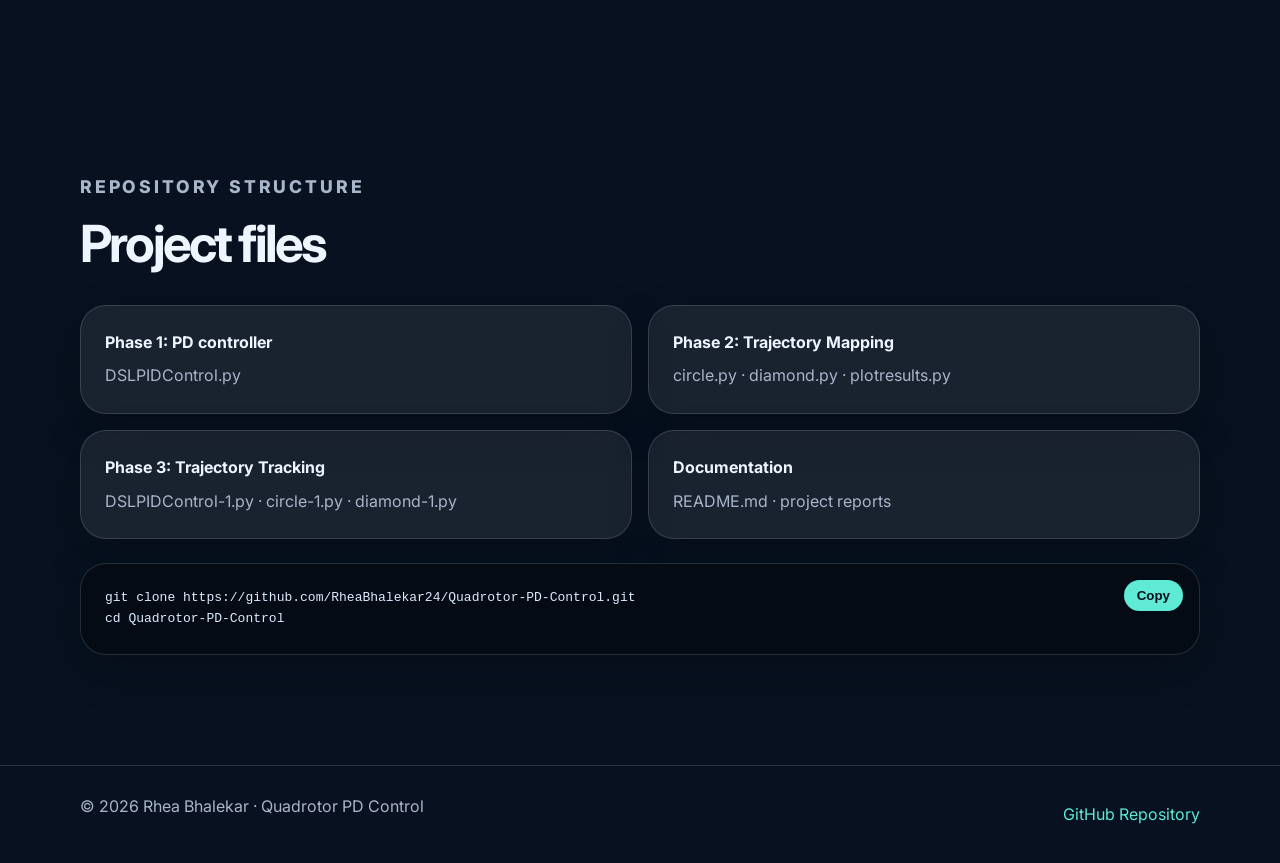
<file: quadrotor_project_website/index.html>
<!DOCTYPE html>
<html lang="en">
<head>
  <meta charset="UTF-8" />
  <meta name="viewport" content="width=device-width, initial-scale=1.0" />
  <meta name="description" content="Quadrotor PD Control project by Rhea Bhalekar: cascaded position and attitude control, trajectory generation, tracking experiments, gain tuning and RMSE analysis." />
  <title>Quadrotor PD Control | Rhea Bhalekar</title>
  <link rel="preconnect" href="https://fonts.googleapis.com">
  <link rel="preconnect" href="https://fonts.gstatic.com" crossorigin>
  <link href="https://fonts.googleapis.com/css2?family=Inter:wght@400;500;600;700;800;900&display=swap" rel="stylesheet">
  <link rel="stylesheet" href="style.css" />
</head>
<body>
  <header class="site-header">
    <nav class="nav container">
      <a class="brand" href="#home">Quadrotor PD Control</a>
      <button class="nav-toggle" aria-label="Toggle navigation">☰</button>
      <div class="nav-links">
        <a href="#problem">Problem</a>
        <a href="#architecture">Architecture</a>
        <a href="#trajectories">Trajectories</a>
        <a href="#experiments">Experiments</a>
        <a href="#results">Results</a>
        <a href="#repo">Repository</a>
      </div>
    </nav>
  </header>

  <main id="home">
    <section class="hero container">
      <div class="hero-copy reveal">
        <p class="eyebrow">RBE 502 Robot Control · Crazyflie Quadrotor · PD Control</p>
        <h1>Designing a cascaded PD controller for quadrotor hovering and trajectory tracking.</h1>
        <p class="hero-text">
          This project builds a complete quadrotor control pipeline: first stabilizing the robot at target hover points, then generating circular and diamond trajectories, and finally tracking those paths while studying how gain tuning and trajectory speed affect performance.
        </p>
        <div class="hero-actions">
          <a class="btn primary" href="https://github.com/RheaBhalekar24/Quadrotor-PD-Control" target="_blank" rel="noreferrer">View GitHub Repo</a>
          <a class="btn secondary" href="#results">See Results</a>
        </div>
      </div>
      <div class="hero-visual reveal">
        <div class="orbit orbit-one"></div>
        <div class="orbit orbit-two"></div>
        <div class="drone" aria-label="Animated quadrotor illustration">
          <span class="arm arm-x"></span>
          <span class="arm arm-y"></span>
          <span class="rotor r1"></span>
          <span class="rotor r2"></span>
          <span class="rotor r3"></span>
          <span class="rotor r4"></span>
          <span class="core"></span>
        </div>
        <div class="status-card">
          <span class="pulse"></span>
          Tracking loop active
        </div>
      </div>
    </section>

    <section class="stats container reveal">
      <article><span>3</span><p>Project phases</p></article>
      <article><span>2</span><p>Test trajectories</p></article>
      <article><span>0.0092 m</span><p>Diamond baseline RMSE</p></article>
      <article><span>0.0127 m</span><p>Circle baseline RMSE</p></article>
    </section>

    <section id="problem" class="section container">
      <div class="section-heading reveal">
        <p class="eyebrow">Problem Statement</p>
        <h2>Navigate a restricted airspace and hover at a commanded destination.</h2>
        <p>
          The goal is to design controllers and a path planning system for a quadrotor. Given a destination or desired trajectory, the robot must reach the target, stabilize, and track the requested motion using feedback control.
        </p>
      </div>
      <div class="grid two">
        <article class="card reveal">
          <h3>Rigid-body model</h3>
          <p>
            The quadrotor is modeled with an inertial frame and a body-fixed frame attached to the center of mass. Translational motion is driven by gravity and the total thrust from four rotors, while rotational motion is driven by roll, pitch, and yaw moments.
          </p>
        </article>
        <article class="card reveal">
          <h3>Control challenge</h3>
          <p>
            A quadrotor can only create thrust along its body z-axis, so the controller must compute both the total thrust magnitude and the desired attitude that points the thrust vector in the direction needed for motion.
          </p>
        </article>
      </div>
    </section>

    <section id="architecture" class="section dark-section">
      <div class="container">
        <div class="section-heading reveal">
          <p class="eyebrow">Control Architecture</p>
          <h2>Cascaded outer-loop position control and inner-loop attitude control.</h2>
        </div>
        <div class="architecture reveal">
          <div class="block">Trajectory Planner<br><small>desired position, velocity, acceleration</small></div>
          <div class="arrow">→</div>
          <div class="block">Position Controller<br><small>desired thrust + orientation</small></div>
          <div class="arrow">→</div>
          <div class="block">Attitude Controller<br><small>roll, pitch, yaw torques</small></div>
          <div class="arrow">→</div>
          <div class="block">Motor Mixer<br><small>PWM / RPM commands</small></div>
          <div class="arrow">→</div>
          <div class="block">Quadrotor Dynamics<br><small>new state feedback</small></div>
        </div>
        <div class="grid two formula-grid">
          <article class="formula-card reveal">
            <h3>Outer-loop PD control</h3>
            <p class="formula">T<sub>d</sub> = K<sub>p</sub>e<sub>r</sub> + K<sub>d</sub>e<sub>v</sub> + ma<sub>d</sub> + F<sub>g</sub></p>
            <p>The position controller combines position error, velocity error, desired feedforward acceleration, and gravity compensation.</p>
          </article>
          <article class="formula-card reveal">
            <h3>Inner-loop attitude control</h3>
            <p class="formula">τ = -K<sub>p,att</sub>e<sub>R</sub> + K<sub>d,att</sub>e<sub>ω</sub></p>
            <p>The attitude controller uses rotation error and angular velocity error to compute torques for orientation tracking.</p>
          </article>
        </div>
      </div>
    </section>

    <section id="phases" class="section container">
      <div class="section-heading reveal">
        <p class="eyebrow">Project Development</p>
        <h2>Built in three phases</h2>
      </div>
      <div class="timeline">
        <div class="timeline-item reveal">
          <span>01</span>
          <div>
            <h3>Phase 1: PD Controller</h3>
            <p>Implemented position and attitude control in <strong>DSLPIDControl.py</strong>. The controller was tuned to reach randomly assigned destination positions and hover with an expected settling time of about 5 seconds.</p>
          </div>
        </div>
        <div class="timeline-item reveal">
          <span>02</span>
          <div>
            <h3>Phase 2: Trajectory Mapping</h3>
            <p>Generated circular and diamond trajectories, including 3D plots, 2D planar projections, and position-velocity-acceleration profiles for each path.</p>
          </div>
        </div>
        <div class="timeline-item reveal">
          <span>03</span>
          <div>
            <h3>Phase 3: Trajectory Tracking</h3>
            <p>Integrated the trajectory generator with the PD controller and evaluated tracking performance for baseline gains, reduced gains, and shorter trajectory durations.</p>
          </div>
        </div>
      </div>
    </section>

    <section id="trajectories" class="section container">
      <div class="section-heading reveal">
        <p class="eyebrow">Trajectory Design</p>
        <h2>Two paths were used to test different motion requirements.</h2>
      </div>
      <div class="grid two">
        <article class="trajectory-card reveal">
          <div class="mini-plot circle-plot"></div>
          <h3>Circular trajectory</h3>
          <p>A smooth path with continuous curvature. This trajectory tests whether the controller can track continuous changes in velocity and acceleration.</p>
        </article>
        <article class="trajectory-card reveal">
          <div class="mini-plot diamond-plot"></div>
          <h3>Diamond trajectory</h3>
          <p>A piecewise linear path with sharp corners. This trajectory tests how the controller reacts to abrupt direction changes and velocity discontinuities.</p>
        </article>
      </div>
    </section>

    <section id="experiments" class="section dark-section">
      <div class="container">
        <div class="section-heading reveal">
          <p class="eyebrow">Experiments</p>
          <h2>Tracking performance was studied by changing gains and trajectory duration.</h2>
        </div>
        <div class="grid three">
          <article class="card reveal">
            <h3>Baseline gains</h3>
            <p>Position gains used Kp = [0.2, 0.2, 0.25] and Kd = [0.49, 0.49, 0.14]. Attitude gains used Kp,att = [70000, 70000, 50000] and Kd,att = [8000, 8000, 7200].</p>
          </article>
          <article class="card reveal">
            <h3>Gain reduction tests</h3>
            <p>Kp and Kd were reduced by 30%, 40%, and 50% to observe how proportional and derivative action affect tracking accuracy, overshoot, and response speed.</p>
          </article>
          <article class="card reveal">
            <h3>Duration tests</h3>
            <p>Trajectory duration was shortened to increase velocity and acceleration requirements. Faster trajectories pushed the controller closer to its limits.</p>
          </article>
        </div>
      </div>
    </section>

    <section id="results" class="section container">
      <div class="section-heading reveal">
        <p class="eyebrow">Key Results</p>
        <h2>Derivative gain had the strongest effect on tracking performance.</h2>
      </div>
      <div class="table-wrap reveal">
        <table>
          <thead>
            <tr><th>Trajectory</th><th>Baseline RMSE</th><th>Kd reduced 50%</th><th>Kp reduced 50%</th><th>Main observation</th></tr>
          </thead>
          <tbody>
            <tr><td>Diamond</td><td>0.0092 m</td><td>0.0141 m</td><td>0.0124 m</td><td>Sharp corners increase sensitivity to velocity changes.</td></tr>
            <tr><td>Circular</td><td>0.0127 m</td><td>0.0239 m</td><td>0.0146 m</td><td>Continuous curvature made the circle more sensitive to reduced derivative action.</td></tr>
          </tbody>
        </table>
      </div>
      <div class="grid three result-cards">
        <article class="card reveal">
          <h3>Kd reduction</h3>
          <p>Lower derivative gain reduced damping. The circular trajectory RMSE increased from 0.0127 m to 0.0239 m, an 88% increase.</p>
        </article>
        <article class="card reveal">
          <h3>Kp reduction</h3>
          <p>Lower proportional gain caused slower response and more steady-state error, especially in z, but the effect was less severe than Kd reduction.</p>
        </article>
        <article class="card reveal">
          <h3>Shorter durations</h3>
          <p>Reducing trajectory time increased acceleration requirements. The diamond path became unstable near sharp vertices, and the circular path approached actuator limits at faster speeds.</p>
        </article>
      </div>
    </section>

    <section id="conclusion" class="section container">
      <div class="conclusion reveal">
        <p class="eyebrow">Conclusion</p>
        <h2>What I learned</h2>
        <p>
          The cascaded PD controller successfully tracked both circular and diamond trajectories with low baseline error. The experiments showed that derivative gain is critical for damping and velocity-error correction, while proportional gain mainly affects response speed and steady-state error. Faster trajectories demand larger control inputs, so controller performance depends not only on gain tuning but also on the dynamic feasibility of the desired path.
        </p>
      </div>
    </section>

    <section id="repo" class="section container">
      <div class="section-heading reveal">
        <p class="eyebrow">Repository Structure</p>
        <h2>Project files</h2>
      </div>
      <div class="repo-grid reveal">
        <div class="repo-card"><strong>Phase 1: PD controller</strong><span>DSLPIDControl.py</span></div>
        <div class="repo-card"><strong>Phase 2: Trajectory Mapping</strong><span>circle.py · diamond.py · plotresults.py</span></div>
        <div class="repo-card"><strong>Phase 3: Trajectory Tracking</strong><span>DSLPIDControl-1.py · circle-1.py · diamond-1.py</span></div>
        <div class="repo-card"><strong>Documentation</strong><span>README.md · project reports</span></div>
      </div>
      <div class="code-card reveal">
        <button class="copy-btn" data-copy="git clone https://github.com/RheaBhalekar24/Quadrotor-PD-Control.git&#10;cd Quadrotor-PD-Control">Copy</button>
        <pre><code>git clone https://github.com/RheaBhalekar24/Quadrotor-PD-Control.git
cd Quadrotor-PD-Control</code></pre>
      </div>
    </section>
  </main>

  <footer class="footer">
    <div class="container footer-content">
      <p>© <span id="year"></span> Rhea Bhalekar · Quadrotor PD Control</p>
      <a href="https://github.com/RheaBhalekar24/Quadrotor-PD-Control" target="_blank" rel="noreferrer">GitHub Repository</a>
    </div>
  </footer>

  <script src="script.js"></script>
</body>
</html>
</file>
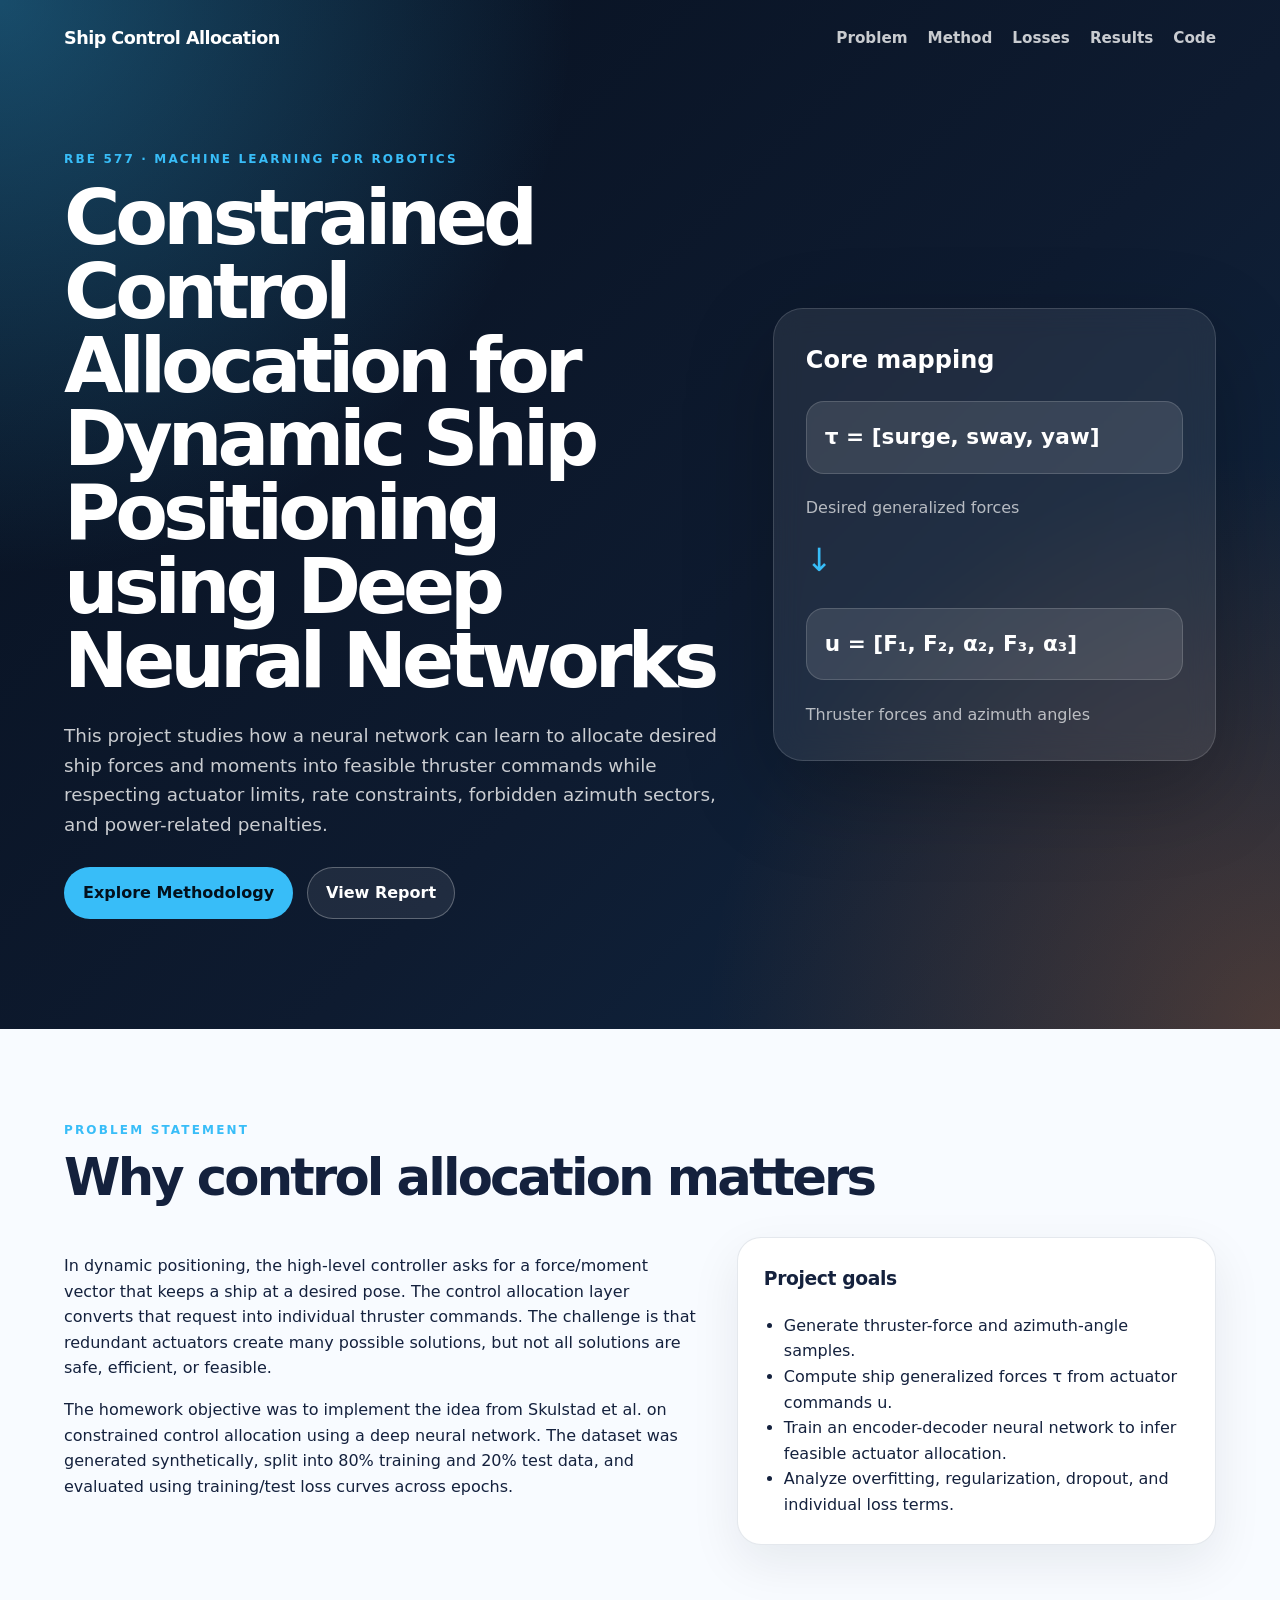
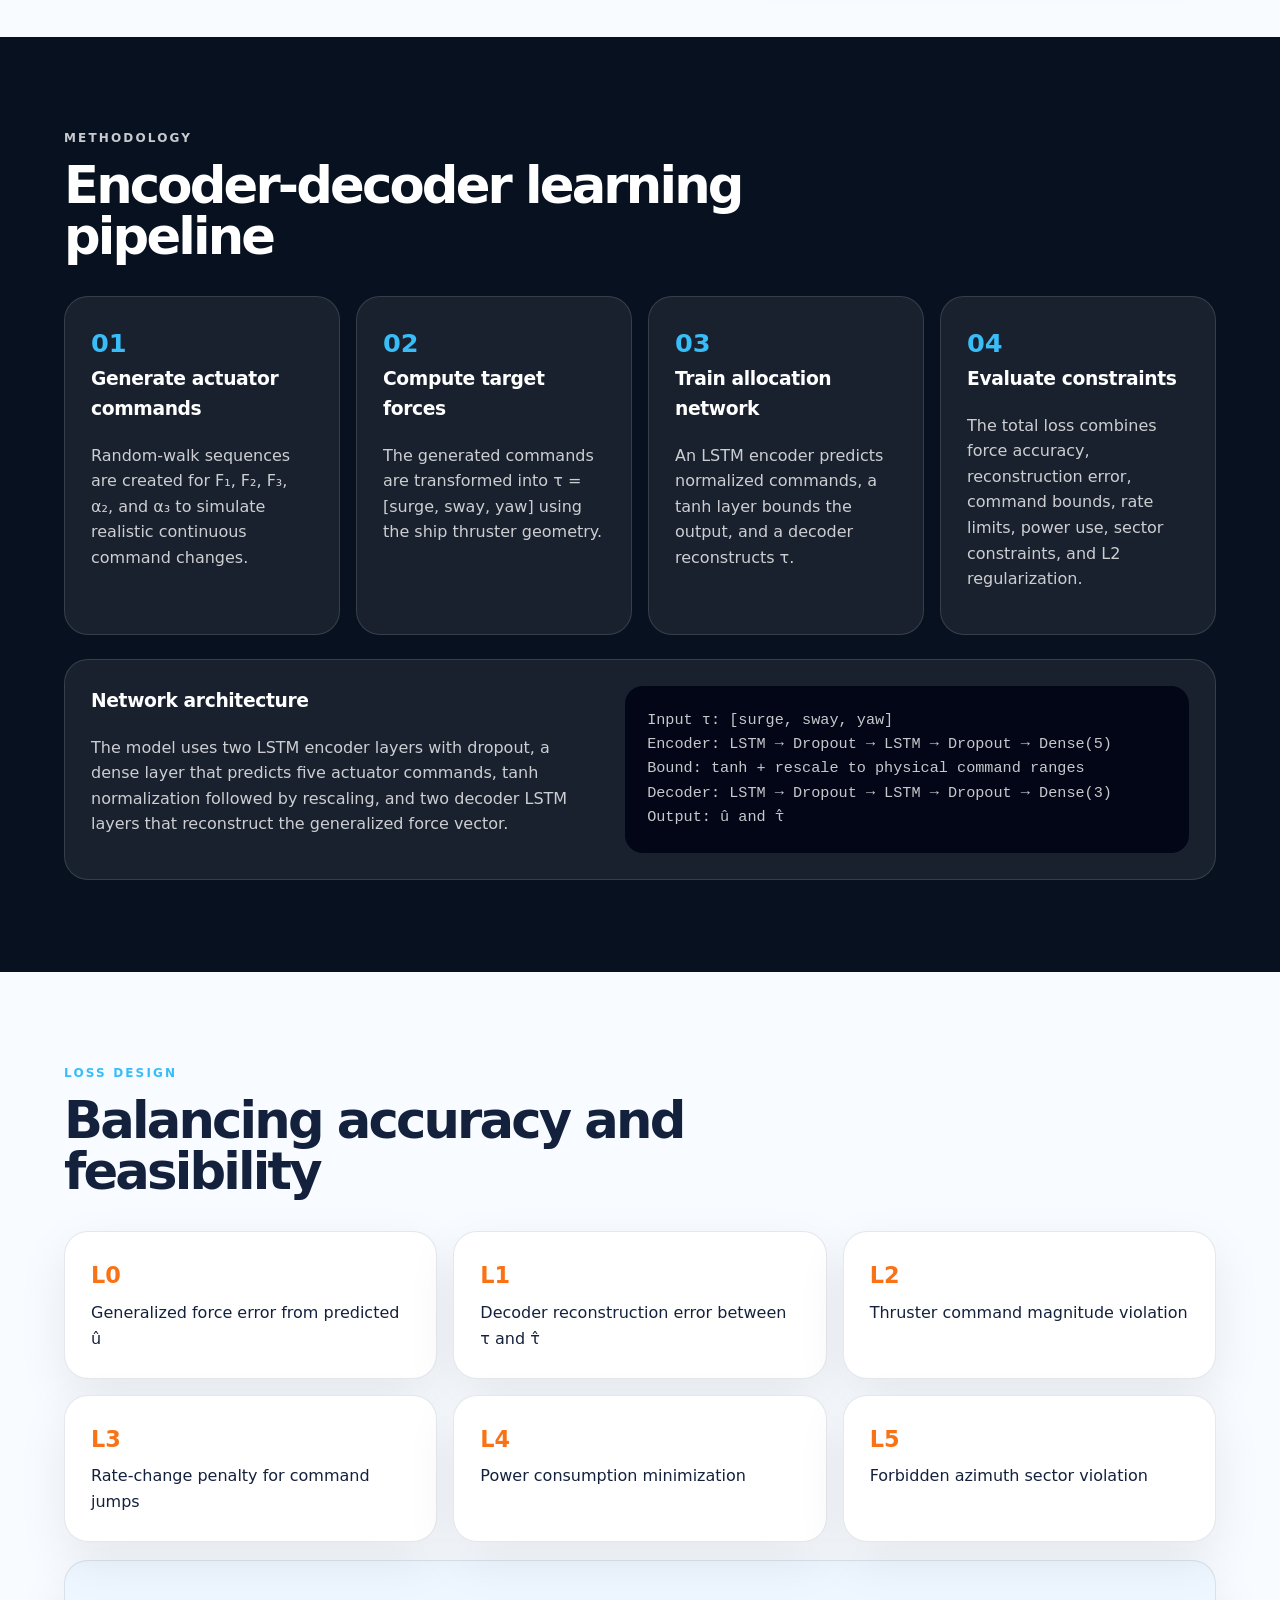
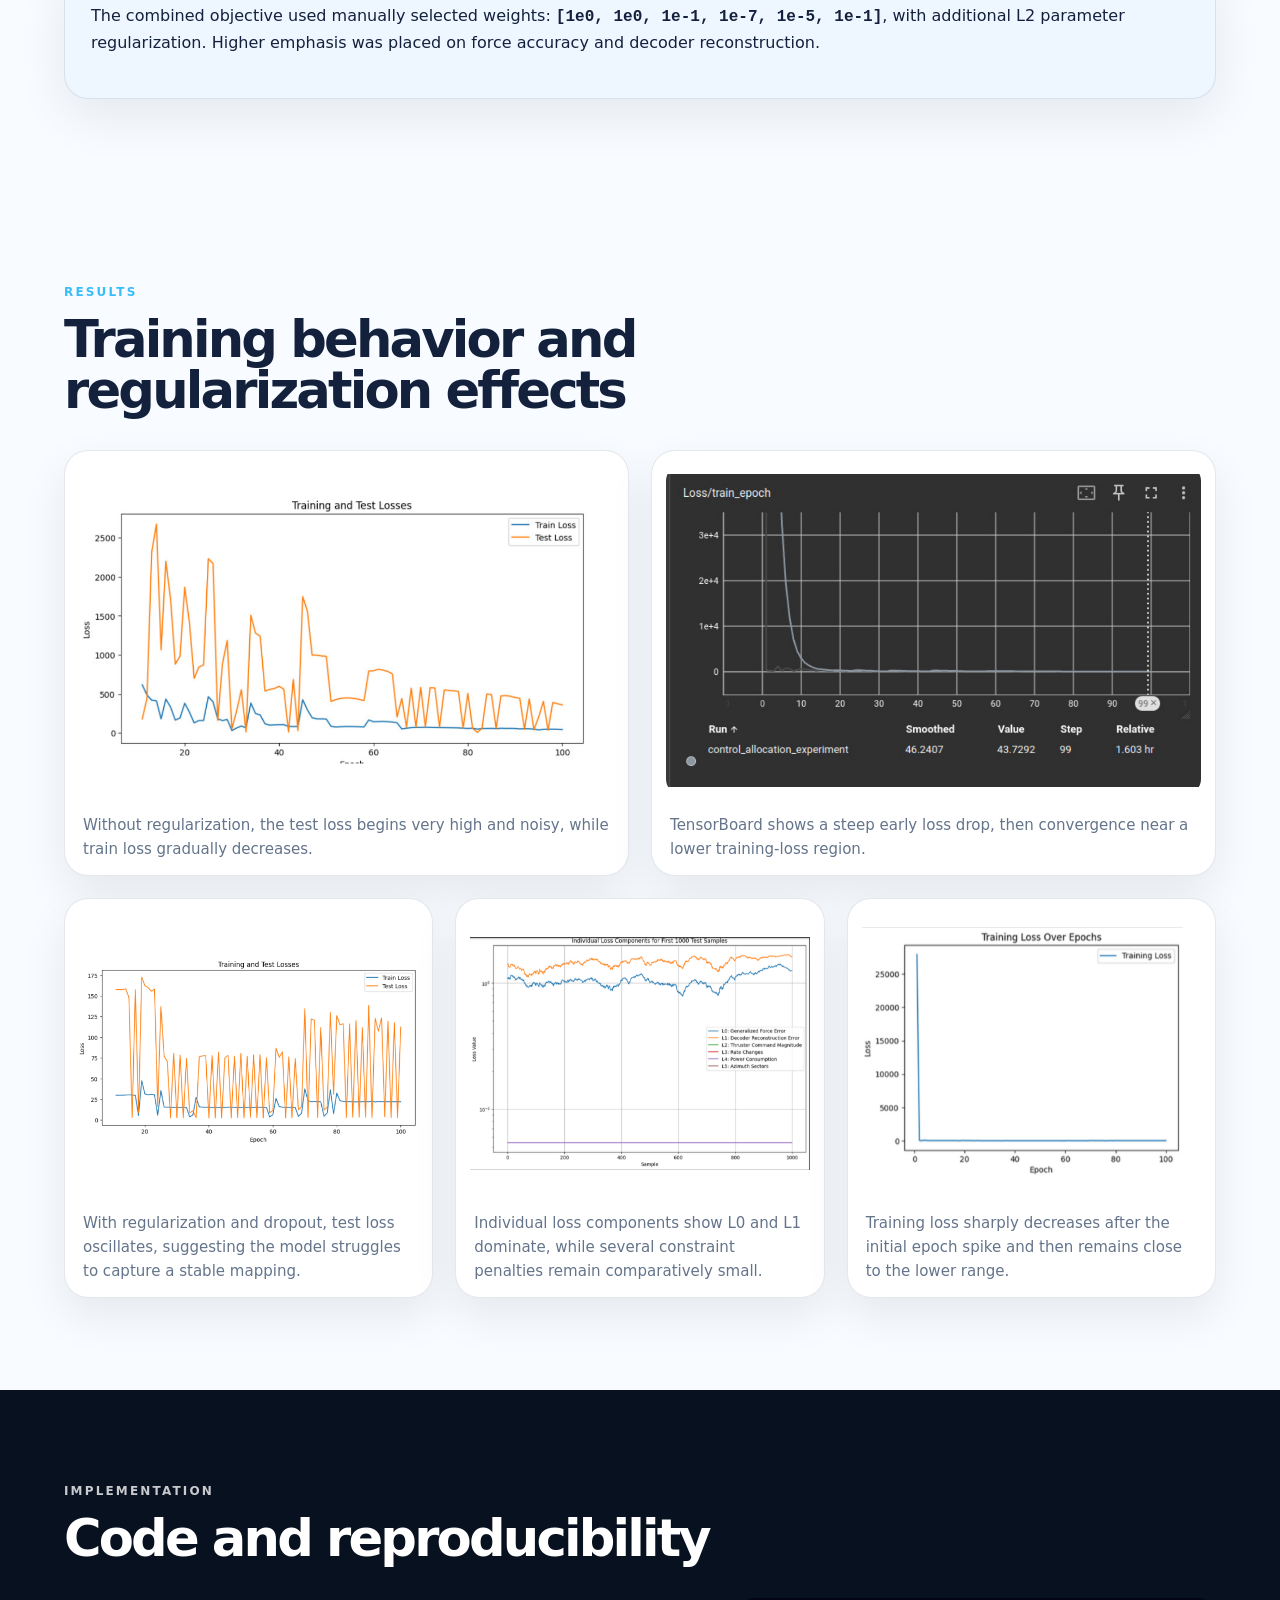
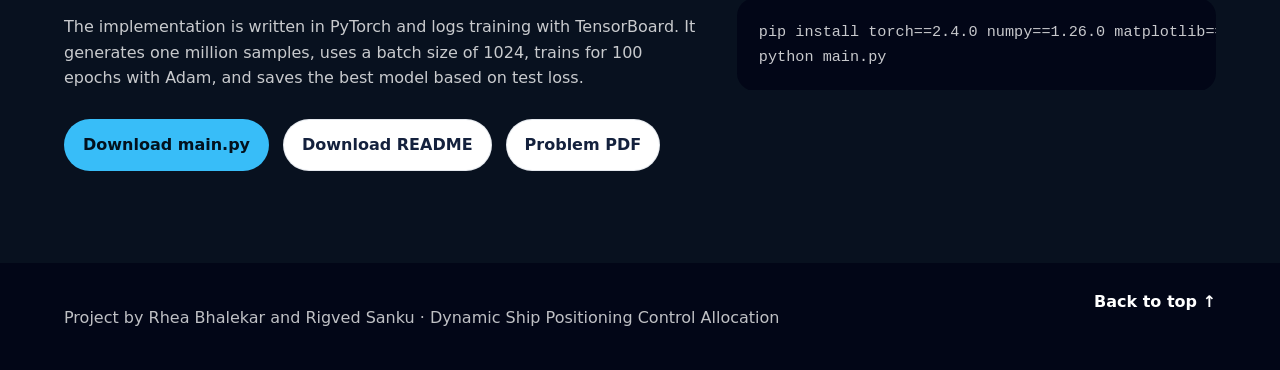
<file: ship_control_website/index.html>
<!DOCTYPE html>
<html lang="en">
<head>
  <meta charset="UTF-8" />
  <meta name="viewport" content="width=device-width, initial-scale=1.0" />
  <title>Control Allocation via Deep Neural Networks</title>
  <link rel="stylesheet" href="styles.css" />
</head>
<body>
  <header class="hero" id="top">
    <nav class="nav">
      <a class="brand" href="#top">Ship Control Allocation</a>
      <div class="nav-links">
        <a href="#problem">Problem</a>
        <a href="#method">Method</a>
        <a href="#loss">Losses</a>
        <a href="#results">Results</a>
        <a href="#code">Code</a>
      </div>
    </nav>

    <section class="hero-grid">
      <div class="hero-copy">
        <p class="eyebrow">RBE 577 · Machine Learning for Robotics</p>
        <h1>Constrained Control Allocation for Dynamic Ship Positioning using Deep Neural Networks</h1>
        <p class="lead">
          This project studies how a neural network can learn to allocate desired ship forces and moments
          into feasible thruster commands while respecting actuator limits, rate constraints, forbidden azimuth sectors,
          and power-related penalties.
        </p>
        <div class="hero-actions">
          <a class="button primary" href="#method">Explore Methodology</a>
          <a class="button secondary" href="assets/docs/final-report.pdf" target="_blank">View Report</a>
        </div>
      </div>
      <div class="hero-card">
        <h2>Core mapping</h2>
        <p class="math">τ = [surge, sway, yaw]</p>
        <span>Desired generalized forces</span>
        <div class="arrow">↓</div>
        <p class="math">u = [F₁, F₂, α₂, F₃, α₃]</p>
        <span>Thruster forces and azimuth angles</span>
      </div>
    </section>
  </header>

  <main>
    <section class="section" id="problem">
      <div class="section-head">
        <p class="eyebrow">Problem Statement</p>
        <h2>Why control allocation matters</h2>
      </div>
      <div class="two-col">
        <div>
          <p>
            In dynamic positioning, the high-level controller asks for a force/moment vector that keeps a ship at a
            desired pose. The control allocation layer converts that request into individual thruster commands.
            The challenge is that redundant actuators create many possible solutions, but not all solutions are safe,
            efficient, or feasible.
          </p>
          <p>
            The homework objective was to implement the idea from Skulstad et al. on constrained control allocation
            using a deep neural network. The dataset was generated synthetically, split into 80% training and 20% test
            data, and evaluated using training/test loss curves across epochs.
          </p>
        </div>
        <div class="info-panel">
          <h3>Project goals</h3>
          <ul>
            <li>Generate thruster-force and azimuth-angle samples.</li>
            <li>Compute ship generalized forces τ from actuator commands u.</li>
            <li>Train an encoder-decoder neural network to infer feasible actuator allocation.</li>
            <li>Analyze overfitting, regularization, dropout, and individual loss terms.</li>
          </ul>
        </div>
      </div>
    </section>

    <section class="section dark" id="method">
      <div class="section-head">
        <p class="eyebrow">Methodology</p>
        <h2>Encoder-decoder learning pipeline</h2>
      </div>
      <div class="pipeline">
        <article>
          <span>01</span>
          <h3>Generate actuator commands</h3>
          <p>Random-walk sequences are created for F₁, F₂, F₃, α₂, and α₃ to simulate realistic continuous command changes.</p>
        </article>
        <article>
          <span>02</span>
          <h3>Compute target forces</h3>
          <p>The generated commands are transformed into τ = [surge, sway, yaw] using the ship thruster geometry.</p>
        </article>
        <article>
          <span>03</span>
          <h3>Train allocation network</h3>
          <p>An LSTM encoder predicts normalized commands, a tanh layer bounds the output, and a decoder reconstructs τ.</p>
        </article>
        <article>
          <span>04</span>
          <h3>Evaluate constraints</h3>
          <p>The total loss combines force accuracy, reconstruction error, command bounds, rate limits, power use, sector constraints, and L2 regularization.</p>
        </article>
      </div>

      <div class="architecture-card">
        <div>
          <h3>Network architecture</h3>
          <p>
            The model uses two LSTM encoder layers with dropout, a dense layer that predicts five actuator commands,
            tanh normalization followed by rescaling, and two decoder LSTM layers that reconstruct the generalized force vector.
          </p>
        </div>
        <pre><code>Input τ: [surge, sway, yaw]
Encoder: LSTM → Dropout → LSTM → Dropout → Dense(5)
Bound: tanh + rescale to physical command ranges
Decoder: LSTM → Dropout → LSTM → Dropout → Dense(3)
Output: û and τ̂</code></pre>
      </div>
    </section>

    <section class="section" id="loss">
      <div class="section-head">
        <p class="eyebrow">Loss Design</p>
        <h2>Balancing accuracy and feasibility</h2>
      </div>
      <div class="loss-grid">
        <article><b>L0</b><span>Generalized force error from predicted û</span></article>
        <article><b>L1</b><span>Decoder reconstruction error between τ and τ̂</span></article>
        <article><b>L2</b><span>Thruster command magnitude violation</span></article>
        <article><b>L3</b><span>Rate-change penalty for command jumps</span></article>
        <article><b>L4</b><span>Power consumption minimization</span></article>
        <article><b>L5</b><span>Forbidden azimuth sector violation</span></article>
      </div>
      <div class="callout">
        <p>
          The combined objective used manually selected weights:
          <code>[1e0, 1e0, 1e-1, 1e-7, 1e-5, 1e-1]</code>, with additional L2 parameter regularization.
          Higher emphasis was placed on force accuracy and decoder reconstruction.
        </p>
      </div>
    </section>

    <section class="section" id="results">
      <div class="section-head">
        <p class="eyebrow">Results</p>
        <h2>Training behavior and regularization effects</h2>
      </div>
      <div class="result-feature">
        <figure>
          <img src="assets/images/loss-without-reg-1.png" alt="Training and test loss without regularization" />
          <figcaption>Without regularization, the test loss begins very high and noisy, while train loss gradually decreases.</figcaption>
        </figure>
        <figure>
          <img src="assets/images/tensorboard-train-loss.png" alt="TensorBoard training loss" />
          <figcaption>TensorBoard shows a steep early loss drop, then convergence near a lower training-loss region.</figcaption>
        </figure>
      </div>

      <div class="gallery">
        <figure>
          <img src="assets/images/loss-with-reg-dropout.png" alt="Training and test loss with regularization and dropout" />
          <figcaption>With regularization and dropout, test loss oscillates, suggesting the model struggles to capture a stable mapping.</figcaption>
        </figure>
        <figure>
          <img src="assets/images/individual-loss-components.png" alt="Individual loss components" />
          <figcaption>Individual loss components show L0 and L1 dominate, while several constraint penalties remain comparatively small.</figcaption>
        </figure>
        <figure>
          <img src="assets/images/training-loss-over-epochs.png" alt="Training loss over epochs" />
          <figcaption>Training loss sharply decreases after the initial epoch spike and then remains close to the lower range.</figcaption>
        </figure>
      </div>
    </section>

    <section class="section dark" id="code">
      <div class="section-head">
        <p class="eyebrow">Implementation</p>
        <h2>Code and reproducibility</h2>
      </div>
      <div class="two-col">
        <div>
          <p>
            The implementation is written in PyTorch and logs training with TensorBoard. It generates one million samples,
            uses a batch size of 1024, trains for 100 epochs with Adam, and saves the best model based on test loss.
          </p>
          <div class="link-row">
            <a class="button primary" href="assets/code/main.py" download>Download main.py</a>
            <a class="button secondary" href="assets/code/readme.md" download>Download README</a>
            <a class="button secondary" href="assets/docs/problem-statement.pdf" target="_blank">Problem PDF</a>
          </div>
        </div>
        <pre><code>pip install torch==2.4.0 numpy==1.26.0 matplotlib==3.8.0 torchvision
python main.py</code></pre>
      </div>
    </section>
  </main>

  <footer>
    <p>Project by Rhea Bhalekar and Rigved Sanku · Dynamic Ship Positioning Control Allocation</p>
    <a href="#top">Back to top ↑</a>
  </footer>
  <script src="script.js"></script>
</body>
</html>
</file>
<file: assets/style.css>
:root {
  --bg: #f7f4ef;
  --panel: #ffffff;
  --text: #1f2933;
  --muted: #687385;
  --accent: #8a4fff;
  --accent-dark: #5c2ac7;
  --line: #e6dfd5;
  --shadow: 0 24px 60px rgba(31, 41, 51, 0.11);
}

* {
  box-sizing: border-box;
}

html {
  scroll-behavior: smooth;
}

body {
  margin: 0;
  font-family: Inter, ui-sans-serif, system-ui, -apple-system, BlinkMacSystemFont,
    "Segoe UI", sans-serif;
  color: var(--text);
  background:
    radial-gradient(circle at top left, rgba(138, 79, 255, 0.13), transparent 32rem),
    radial-gradient(circle at bottom right, rgba(255, 184, 107, 0.16), transparent 34rem),
    var(--bg);
  line-height: 1.65;
}

a {
  color: inherit;
  text-decoration: none;
}

.site-header {
  position: sticky;
  top: 0;
  z-index: 10;
  backdrop-filter: blur(18px);
  background: rgba(247, 244, 239, 0.84);
  border-bottom: 1px solid rgba(230, 223, 213, 0.8);
}

.nav {
  max-width: 1120px;
  margin: 0 auto;
  padding: 18px 24px;
  display: flex;
  align-items: center;
  justify-content: space-between;
}

.brand {
  font-weight: 800;
  letter-spacing: -0.03em;
  font-size: 1.1rem;
}

.nav-links {
  display: flex;
  gap: 22px;
  font-size: 0.95rem;
  color: var(--muted);
}

.nav-links a:hover {
  color: var(--accent-dark);
}

.nav-toggle {
  display: none;
  border: 0;
  background: transparent;
  font-size: 1.5rem;
  cursor: pointer;
  color: var(--text);
}

.section {
  max-width: 1120px;
  margin: 0 auto;
  padding: 90px 24px;
}

.hero {
  min-height: 88vh;
  display: grid;
  grid-template-columns: minmax(0, 1.35fr) minmax(280px, 0.65fr);
  align-items: center;
  gap: 44px;
}

.eyebrow,
.section-label {
  color: var(--accent-dark);
  font-weight: 800;
  letter-spacing: 0.12em;
  text-transform: uppercase;
  font-size: 0.78rem;
}

h1,
h2,
h3,
p {
  margin-top: 0;
}

h1 {
  font-size: clamp(3rem, 8vw, 6rem);
  line-height: 0.96;
  letter-spacing: -0.075em;
  margin-bottom: 18px;
}

h2 {
  font-size: clamp(2rem, 4vw, 3.3rem);
  line-height: 1.05;
  letter-spacing: -0.055em;
  margin-bottom: 24px;
}

h3 {
  line-height: 1.2;
  letter-spacing: -0.025em;
}

.hero h2 {
  font-size: clamp(1.45rem, 3vw, 2.4rem);
  color: #343f4f;
}

.hero-text {
  max-width: 730px;
  color: var(--muted);
  font-size: 1.08rem;
}

.hero-actions,
.contact-links,
.quick-links {
  display: flex;
  padding: 25;
  flex-wrap: wrap;
  gap: 14px;
  margin-top: 28px;
  justify-content: center;
}

.btn,
.contact-links a,
.quick-links a {
  border: 1px solid var(--line);
  border-radius: 999px;
  padding: 12px 18px;
  font-weight: 700;
  background: rgba(255, 255, 255, 0.72);
  display: inline-flex;
  align-items: center;
  gap: 8px;
}

.btn.primary {
  background: var(--accent);
  color: white;
  border-color: var(--accent);
  box-shadow: 0 14px 30px rgba(138, 79, 255, 0.25);
}

.btn.secondary:hover,
.contact-links a:hover,
.quick-links a:hover {
  border-color: var(--accent);
  color: var(--accent-dark);
}

.hero-card,
.timeline-item,
.project-card,
.pub-list article,
.skills-grid div {
  background: rgba(255, 255, 255, 0.82);
  border: 1px solid rgba(230, 223, 213, 0.8);
  border-radius: 28px;
  box-shadow: var(--shadow);
}

.hero-card {
  padding: 20px;
  text-align: center;
  align-items: center;   
}

.avatar {
  width: 300px;
  height: 300px;
  display: grid;
  place-items: center;
  border-radius: 32px;
  background: linear-gradient(135deg, var(--accent), #ffb86b);
  color: white;
  font-weight: 900;
  font-size: 2rem;
  margin-bottom: 26px;
  margin: 0 auto 26px auto;
  object-fit: cover; 
}

.two-column {
  display: grid;
  grid-template-columns: 0.85fr 1.15fr;
  gap: 56px;
  align-items: start;
}

.body-copy {
  color: var(--muted);
  font-size: 1.03rem;
}

.timeline {
  margin-top: 34px;
  display: grid;
  gap: 20px;
}

.timeline-item {
  position: relative;
  padding: 28px;
}

.time {
  display: inline-block;
  color: var(--accent-dark);
  background: rgba(138, 79, 255, 0.1);
  border-radius: 999px;
  padding: 5px 12px;
  font-size: 0.82rem;
  font-weight: 800;
  margin-bottom: 16px;
}

.role {
  color: var(--muted);
  font-weight: 700;
}

.project-grid,
.skills-grid {
  display: grid;
  grid-template-columns: repeat(3, minmax(0, 1fr));
  gap: 18px;
  margin-top: 34px;
}

.project-card,
.skills-grid div,
.pub-list article {
  padding: 25px;
}

.project-card.featured {
  grid-column: span 2;
  background: linear-gradient(135deg, rgba(138, 79, 255, 0.13), rgba(255, 255, 255, 0.88));
}

.project-header {
  display: flex;
  justify-content: space-between;
  align-items: flex-start;
  gap: 16px;
  margin-bottom: 12px;
}

.project-header h3 {
  margin-bottom: 0;
}

.project-icons {
  display: inline-flex;
  align-items: center;
  gap: 9px;
  flex-shrink: 0;
}

.project-icons a {
  width: 34px;
  height: 34px;
  display: grid;
  place-items: center;
  border-radius: 50%;
  color: var(--muted);
  background: rgba(247, 244, 239, 0.9);
  border: 1px solid var(--line);
  font-size: 0.92rem;
  transition: transform 0.2s ease, color 0.2s ease, border-color 0.2s ease,
    background 0.2s ease;
}

.project-icons a:hover {
  color: white;
  background: var(--accent);
  border-color: var(--accent);
  transform: translateY(-2px) scale(1.05);
}

.project-card p,
.skills-grid p,
.pub-list p,
.contact p,
.hero-card p {
  color: var(--muted);
}

.project-card span {
  color: var(--accent-dark);
  font-weight: 800;
  font-size: 0.88rem;
}

.pub-list {
  display: grid;
  gap: 18px;
}

.contact {
  text-align: center;
}

.contact p {
  max-width: 640px;
  margin-left: auto;
  margin-right: auto;
}

.contact-links {
  justify-content: center;
}

footer {
  border-top: 1px solid var(--line);
  padding: 30px 24px;
  text-align: center;
  color: var(--muted);
}

@media (max-width: 980px) {
  .project-grid,
  .skills-grid {
    grid-template-columns: repeat(2, minmax(0, 1fr));
  }

  .project-card.featured {
    grid-column: span 2;
  }
}

@media (max-width: 860px) {
  .nav-toggle {
    display: block;
  }

  .nav-links {
    position: absolute;
    top: 65px;
    left: 24px;
    right: 24px;
    display: none;
    flex-direction: column;
    background: white;
    padding: 20px;
    border-radius: 20px;
    box-shadow: var(--shadow);
  }

  .nav-links.open {
    display: flex;
  }

  .hero,
  .two-column {
    grid-template-columns: 1fr;
  }

  .section {
    padding: 64px 20px;
  }
}

@media (max-width: 640px) {
  .project-grid,
  .skills-grid {
    grid-template-columns: 1fr;
  }

  .project-card.featured {
    grid-column: span 1;
  }

  .project-header {
    flex-direction: column;
  }

  .project-icons {
    margin-top: 4px;
  }
}
</file>
<file: car_detection_yolo_site/style.css>
:root {
  --bg: #07110f;
  --panel: rgba(255,255,255,0.08);
  --panel-strong: rgba(255,255,255,0.13);
  --text: #f4fbf7;
  --muted: #b7c8c0;
  --accent: #6df58c;
  --accent-2: #39b6ff;
  --line: rgba(255,255,255,0.14);
  --shadow: 0 24px 80px rgba(0,0,0,0.38);
}

* { box-sizing: border-box; }
html { scroll-behavior: smooth; }
body {
  margin: 0;
  font-family: Inter, system-ui, -apple-system, BlinkMacSystemFont, "Segoe UI", sans-serif;
  color: var(--text);
  background:
    radial-gradient(circle at 15% 10%, rgba(57,182,255,0.22), transparent 30%),
    radial-gradient(circle at 82% 0%, rgba(109,245,140,0.16), transparent 28%),
    linear-gradient(135deg, #07110f 0%, #0b1f1b 48%, #071018 100%);
}

.site-header {
  position: sticky;
  top: 0;
  z-index: 10;
  display: flex;
  justify-content: space-between;
  align-items: center;
  padding: 18px 7vw;
  backdrop-filter: blur(18px);
  background: rgba(7, 17, 15, 0.72);
  border-bottom: 1px solid var(--line);
}
.logo {
  color: var(--text);
  font-weight: 800;
  text-decoration: none;
  letter-spacing: -0.04em;
  font-size: 1.35rem;
}
.logo span { color: var(--accent); }
nav { display: flex; gap: 24px; }
nav a, footer a {
  color: var(--muted);
  text-decoration: none;
  font-weight: 600;
  transition: color .2s ease;
}
nav a:hover, footer a:hover { color: var(--accent); }

.hero {
  display: grid;
  grid-template-columns: minmax(0, 0.9fr) minmax(320px, 1.1fr);
  gap: 44px;
  align-items: center;
  padding: 86px 7vw 44px;
}
.eyebrow {
  margin: 0 0 12px;
  color: var(--accent);
  text-transform: uppercase;
  font-size: .78rem;
  font-weight: 800;
  letter-spacing: .14em;
}
h1, h2, h3, p { margin-top: 0; }
h1 {
  font-size: clamp(2.7rem, 6vw, 5.8rem);
  line-height: .94;
  letter-spacing: -0.075em;
  margin-bottom: 24px;
}
h2 {
  font-size: clamp(2rem, 4vw, 3.5rem);
  line-height: 1;
  letter-spacing: -0.055em;
  margin-bottom: 18px;
}
h3 { letter-spacing: -0.03em; }
.hero-text, .section p { color: var(--muted); font-size: 1.05rem; line-height: 1.7; }
.hero-actions { display: flex; gap: 14px; flex-wrap: wrap; margin-top: 30px; }
.btn {
  display: inline-flex;
  align-items: center;
  justify-content: center;
  min-height: 48px;
  padding: 0 20px;
  border-radius: 999px;
  font-weight: 800;
  text-decoration: none;
}
.btn.primary { background: var(--accent); color: #06110d; }
.btn.secondary { color: var(--text); border: 1px solid var(--line); background: var(--panel); }
.hero-card, .gallery figure {
  overflow: hidden;
  border: 1px solid var(--line);
  background: var(--panel);
  border-radius: 28px;
  box-shadow: var(--shadow);
}
.hero-card img { display: block; width: 100%; aspect-ratio: 16 / 10; object-fit: cover; }
.image-caption { padding: 14px 18px; color: var(--muted); font-weight: 600; }

.stats {
  display: grid;
  grid-template-columns: repeat(4, 1fr);
  gap: 14px;
  padding: 20px 7vw 70px;
}
.stats article, .pipeline-grid article, .code-grid div {
  padding: 24px;
  background: var(--panel);
  border: 1px solid var(--line);
  border-radius: 24px;
}
.stats strong { display: block; font-size: 1.35rem; margin-bottom: 6px; }
.stats span { color: var(--muted); }

.section { padding: 78px 7vw; }
.two-col {
  display: grid;
  grid-template-columns: .85fr 1.15fr;
  gap: 48px;
  align-items: start;
  border-top: 1px solid var(--line);
}
.section-heading { max-width: 760px; margin-bottom: 34px; }
.pipeline-grid, .code-grid {
  display: grid;
  grid-template-columns: repeat(4, 1fr);
  gap: 16px;
}
.pipeline-grid article span {
  display: inline-flex;
  width: 42px;
  height: 42px;
  align-items: center;
  justify-content: center;
  border-radius: 50%;
  margin-bottom: 18px;
  color: #06110d;
  background: linear-gradient(135deg, var(--accent), var(--accent-2));
  font-weight: 900;
}
.pipeline-grid p, .code-grid p { color: var(--muted); line-height: 1.65; margin-bottom: 0; }

.gallery {
  display: grid;
  grid-template-columns: repeat(2, minmax(0, 1fr));
  gap: 18px;
}
.gallery img { display: block; width: 100%; aspect-ratio: 16 / 9; object-fit: cover; transition: transform .35s ease; }
.gallery figure:hover img { transform: scale(1.04); }
.gallery figcaption { padding: 14px 18px; color: var(--muted); font-weight: 700; }

.code-grid { grid-template-columns: repeat(3, 1fr); }
code {
  display: inline-block;
  color: var(--accent);
  font-weight: 800;
  margin-bottom: 12px;
}
footer {
  display: flex;
  justify-content: space-between;
  gap: 20px;
  padding: 28px 7vw;
  color: var(--muted);
  border-top: 1px solid var(--line);
}
footer p { margin: 0; }

.reveal { opacity: 0; transform: translateY(18px); transition: opacity .55s ease, transform .55s ease; }
.reveal.visible { opacity: 1; transform: translateY(0); }

@media (max-width: 980px) {
  .hero, .two-col { grid-template-columns: 1fr; }
  .stats { grid-template-columns: repeat(2, 1fr); }
  .pipeline-grid, .code-grid { grid-template-columns: repeat(2, 1fr); }
}
@media (max-width: 640px) {
  .site-header { align-items: flex-start; flex-direction: column; gap: 14px; }
  nav { gap: 14px; flex-wrap: wrap; }
  .stats, .pipeline-grid, .code-grid, .gallery { grid-template-columns: 1fr; }
  .section, .hero { padding-left: 22px; padding-right: 22px; }
}
</file>
<file: einstein_vision/style.css>
:root{
  --bg:#080b16; --panel:#11182a; --panel2:#0d1322; --text:#f7f8ff; --muted:#a9b3c9;
  --line:rgba(255,255,255,.12); --accent:#8b5cf6; --accent2:#22d3ee; --pink:#ec4899;
  --shadow:0 24px 80px rgba(0,0,0,.35);
}
*{box-sizing:border-box} html{scroll-behavior:smooth} body{margin:0;font-family:Inter,system-ui,sans-serif;background:var(--bg);color:var(--text);line-height:1.6}
a{color:inherit;text-decoration:none} img,video{max-width:100%;display:block}
.nav{position:fixed;top:0;left:0;right:0;z-index:20;display:flex;justify-content:space-between;align-items:center;padding:18px 7vw;background:rgba(8,11,22,.74);backdrop-filter:blur(16px);border-bottom:1px solid var(--line)}
.brand{font-weight:900;letter-spacing:.3px}.links{display:flex;gap:22px;color:var(--muted);font-size:.94rem}.links a:hover{color:#fff}
.hero{min-height:100vh;position:relative;display:grid;grid-template-columns:1.1fr .9fr;gap:42px;align-items:center;padding:120px 7vw 70px;overflow:hidden}.hero-bg{position:absolute;inset:0;background:linear-gradient(90deg,rgba(8,11,22,.92),rgba(8,11,22,.75)),url('assets/images/gem.jpeg') center/cover;filter:saturate(1.1);z-index:-2}.hero:after{content:"";position:absolute;width:550px;height:550px;border-radius:50%;right:-150px;top:120px;background:radial-gradient(circle,var(--accent),transparent 65%);opacity:.28;z-index:-1}.eyebrow,.section-label{font-weight:800;color:var(--accent2);letter-spacing:.14em;text-transform:uppercase;font-size:.76rem}.hero h1{font-size:clamp(4rem,9vw,8rem);line-height:.9;margin:14px 0;background:linear-gradient(90deg,#fff,#b7f2ff,#d6c7ff);-webkit-background-clip:text;color:transparent}.subtitle{font-size:1.18rem;color:#dbe4ff;max-width:760px}.hero-actions{display:flex;gap:14px;flex-wrap:wrap;margin-top:28px}.btn{padding:13px 20px;border-radius:999px;font-weight:800;border:1px solid var(--line)}.primary{background:linear-gradient(135deg,var(--accent),var(--pink));box-shadow:0 18px 45px rgba(139,92,246,.25)}.secondary{background:rgba(255,255,255,.08)}.hero-card{background:rgba(255,255,255,.08);border:1px solid var(--line);border-radius:28px;padding:14px;box-shadow:var(--shadow);backdrop-filter:blur(18px)}.hero-card img{border-radius:20px}.hero-card p{margin:12px 8px 2px;color:var(--muted);font-size:.9rem}
.section{padding:92px 7vw}.split{display:grid;grid-template-columns:.9fr 1.1fr;gap:44px}.section h2{font-size:clamp(2rem,4vw,3.7rem);line-height:1.06;margin:10px 0 18px}.card,.feature,.pipeline-step,.code-card,.video-card,figure{border:1px solid var(--line);background:linear-gradient(180deg,rgba(255,255,255,.08),rgba(255,255,255,.04));border-radius:26px;box-shadow:var(--shadow)}.text-card{padding:32px;color:#d6dcee}.dark-panel{background:linear-gradient(180deg,var(--panel),var(--panel2));border-top:1px solid var(--line);border-bottom:1px solid var(--line)}.section-intro{max-width:880px;margin:0 auto 36px}.center{text-align:center}.section-intro p{color:var(--muted)}
.feature-grid,.code-grid{display:grid;grid-template-columns:repeat(4,1fr);gap:18px}.feature,.code-card{padding:24px}.feature span{display:inline-grid;place-items:center;width:42px;height:42px;border-radius:14px;background:rgba(34,211,238,.12);color:var(--accent2);font-weight:900}.feature h3,.code-card h3{margin:18px 0 8px}.feature p,.code-card p{color:var(--muted);margin:0}.video-grid{display:grid;grid-template-columns:1fr 1fr;gap:24px}.video-card{overflow:hidden}.video-card video{width:100%;aspect-ratio:16/9;background:#000}.video-copy{padding:22px}.video-copy h3{margin:0 0 8px}.video-copy p{color:var(--muted);margin:0}
.pipeline-grid{display:grid;grid-template-columns:repeat(3,1fr);gap:18px}.pipeline-step{padding:24px;min-height:180px}.pipeline-step b{font-size:1.1rem}.pipeline-step p{color:var(--muted)}
.media-feature{display:grid;grid-template-columns:.72fr 1.28fr;gap:34px;align-items:center}.media-text p{color:var(--muted)}.media-mosaic{display:grid;grid-template-columns:1fr 1fr;gap:14px}.media-mosaic img{height:210px;width:100%;object-fit:cover;border-radius:20px;border:1px solid var(--line)}
.gallery{display:grid;grid-template-columns:repeat(2,1fr);gap:24px}figure{margin:0;overflow:hidden}figure img{width:100%;height:330px;object-fit:cover}figcaption{padding:18px 20px;color:var(--muted);font-size:.95rem}figcaption b{color:#fff}footer{padding:30px 7vw;text-align:center;color:var(--muted);border-top:1px solid var(--line)}
@media(max-width:1000px){.hero,.split,.media-feature,.video-grid{grid-template-columns:1fr}.feature-grid,.code-grid,.pipeline-grid{grid-template-columns:1fr 1fr}.gallery{grid-template-columns:1fr}.hero{padding-top:110px}.links{display:none}}
@media(max-width:620px){.section{padding:70px 5vw}.hero{padding-left:5vw;padding-right:5vw}.feature-grid,.code-grid,.pipeline-grid{grid-template-columns:1fr}figure img{height:230px}.media-mosaic{grid-template-columns:1fr}.hero h1{font-size:3.4rem}}
</file>
<file: myautopano_phase2_website/styles.css>
:root {
  --bg: #07111f;
  --bg-soft: #0d1a2e;
  --card: rgba(255, 255, 255, 0.08);
  --card-strong: rgba(255, 255, 255, 0.12);
  --text: #eef6ff;
  --muted: #a8b7ca;
  --line: rgba(255, 255, 255, 0.14);
  --accent: #71d7ff;
  --accent-2: #9cffc7;
  --shadow: 0 24px 70px rgba(0, 0, 0, 0.35);
}
* { box-sizing: border-box; }
html { scroll-behavior: smooth; }
body {
  margin: 0;
  font-family: Inter, system-ui, -apple-system, BlinkMacSystemFont, "Segoe UI", sans-serif;
  color: var(--text);
  background:
    radial-gradient(circle at 15% 10%, rgba(113, 215, 255, 0.18), transparent 28rem),
    radial-gradient(circle at 85% 18%, rgba(156, 255, 199, 0.12), transparent 30rem),
    linear-gradient(180deg, #06101d 0%, #07111f 45%, #050914 100%);
  line-height: 1.6;
}
.nav {
  position: sticky;
  top: 0;
  z-index: 20;
  height: 72px;
  display: flex;
  align-items: center;
  justify-content: space-between;
  padding: 0 6vw;
  background: rgba(7, 17, 31, 0.78);
  backdrop-filter: blur(18px);
  border-bottom: 1px solid var(--line);
}
.brand {
  color: var(--text);
  text-decoration: none;
  font-weight: 800;
  letter-spacing: -0.03em;
  font-size: 1.05rem;
}
.brand span { color: var(--accent); }
.nav-links { display: flex; gap: 1.35rem; }
.nav-links a {
  color: var(--muted);
  text-decoration: none;
  font-weight: 600;
  font-size: 0.93rem;
}
.nav-links a:hover { color: var(--text); }
.menu-btn { display: none; background: none; border: 0; color: var(--text); font-size: 1.5rem; }
.hero {
  min-height: calc(100vh - 72px);
  display: grid;
  grid-template-columns: minmax(0, 1fr) minmax(320px, 520px);
  gap: 4rem;
  align-items: center;
  padding: 6vw;
}
.hero h1, .section h2 {
  margin: 0;
  line-height: 1.02;
  letter-spacing: -0.06em;
}
.hero h1 { font-size: clamp(3rem, 7vw, 6.8rem); max-width: 900px; }
.lead {
  max-width: 760px;
  color: var(--muted);
  font-size: clamp(1.05rem, 2vw, 1.35rem);
  margin: 1.5rem 0 2rem;
}
.eyebrow {
  margin: 0 0 0.8rem;
  color: var(--accent-2);
  font-weight: 800;
  text-transform: uppercase;
  letter-spacing: 0.15em;
  font-size: 0.76rem;
}
.hero-actions { display: flex; gap: 1rem; flex-wrap: wrap; }
.btn {
  display: inline-flex;
  align-items: center;
  justify-content: center;
  min-height: 48px;
  padding: 0 1.2rem;
  border-radius: 999px;
  text-decoration: none;
  font-weight: 800;
}
.btn.primary { background: var(--accent); color: #03101d; }
.btn.ghost { color: var(--text); border: 1px solid var(--line); background: rgba(255,255,255,0.05); }
.hero-card, figure, .model-card, .code-grid a, .pipeline article, .arch-box {
  background: var(--card);
  border: 1px solid var(--line);
  border-radius: 28px;
  box-shadow: var(--shadow);
}
.hero-card { padding: 1rem; transform: rotate(1.2deg); }
.hero-card img, figure img { width: 100%; display: block; border-radius: 18px; background: #fff; }
.caption, figcaption { color: var(--muted); font-size: 0.95rem; }
.caption { padding: 1rem 0.2rem 0.2rem; }
.section { padding: 6rem 6vw; border-top: 1px solid rgba(255,255,255,0.06); }
.section h2 { font-size: clamp(2rem, 4vw, 4rem); }
.two-col, .architecture {
  display: grid;
  grid-template-columns: 0.9fr 1.1fr;
  gap: 4rem;
  align-items: start;
}
.text-block p, .architecture p, .conclusion p { color: var(--muted); font-size: 1.08rem; }
.pipeline {
  display: grid;
  grid-template-columns: repeat(4, 1fr);
  gap: 1rem;
  margin-top: 2rem;
}
.pipeline article { padding: 1.4rem; }
.pipeline span {
  display: inline-grid;
  place-items: center;
  width: 42px;
  height: 42px;
  border-radius: 50%;
  background: rgba(113,215,255,0.14);
  color: var(--accent);
  font-weight: 800;
}
h3 { margin: 1rem 0 0.5rem; line-height: 1.2; }
.pipeline p, .model-card p, .model-card li, .code-grid p { color: var(--muted); }
.model-grid {
  display: grid;
  grid-template-columns: 1fr 1fr;
  gap: 1.2rem;
}
.model-card { padding: 2rem; }
.model-card.alt { background: linear-gradient(135deg, rgba(113,215,255,0.12), rgba(156,255,199,0.07)); }
.model-card ul { padding-left: 1.1rem; margin-bottom: 0; }
code { color: var(--accent-2); }
.arch-box { padding: 1.5rem; display: grid; gap: 0.8rem; text-align: center; }
.arch-box div { padding: 1rem; border-radius: 16px; background: var(--card-strong); font-weight: 800; }
.arch-box span { color: var(--accent); font-size: 1.4rem; }
.result-grid {
  display: grid;
  grid-template-columns: repeat(2, 1fr);
  gap: 1.2rem;
  margin-top: 2rem;
}
figure { margin: 0; padding: 1rem; }
figcaption { padding: 1rem 0.2rem 0.2rem; }
.code-grid {
  display: grid;
  grid-template-columns: repeat(3, 1fr);
  gap: 1rem;
  margin-top: 2rem;
}
.code-grid a {
  padding: 1.5rem;
  color: var(--text);
  text-decoration: none;
  transition: transform 0.2s ease, border-color 0.2s ease;
}
.code-grid a:hover { transform: translateY(-4px); border-color: rgba(113,215,255,0.6); }
.conclusion {
  max-width: 1100px;
  margin: auto;
  text-align: center;
}
footer {
  padding: 2rem 6vw;
  color: var(--muted);
  text-align: center;
  border-top: 1px solid var(--line);
}
@media (max-width: 950px) {
  .hero, .two-col, .architecture, .model-grid { grid-template-columns: 1fr; }
  .pipeline, .result-grid, .code-grid { grid-template-columns: 1fr 1fr; }
}
@media (max-width: 680px) {
  .nav-links { display: none; position: absolute; left: 0; right: 0; top: 72px; padding: 1rem 6vw; background: rgba(7,17,31,0.96); flex-direction: column; border-bottom: 1px solid var(--line); }
  .nav-links.open { display: flex; }
  .menu-btn { display: block; }
  .hero { padding-top: 3rem; }
  .pipeline, .result-grid, .code-grid { grid-template-columns: 1fr; }
  .section { padding: 4rem 6vw; }
}
</file>
<file: quadrotor_project_website/style.css>
:root {
  --bg: #07111f;
  --bg-soft: #0d1b2e;
  --card: rgba(255, 255, 255, 0.075);
  --card-strong: rgba(255, 255, 255, 0.12);
  --text: #edf5ff;
  --muted: #a8b6ca;
  --line: rgba(255, 255, 255, 0.14);
  --accent: #5eead4;
  --accent-2: #60a5fa;
  --accent-3: #f8c471;
  --shadow: 0 24px 70px rgba(0, 0, 0, 0.35);
}

* { box-sizing: border-box; }
html { scroll-behavior: smooth; }
body {
  margin: 0;
  font-family: Inter, system-ui, -apple-system, BlinkMacSystemFont, "Segoe UI", sans-serif;
  background:
    radial-gradient(circle at top left, rgba(96, 165, 250, 0.22), transparent 35rem),
    radial-gradient(circle at top right, rgba(94, 234, 212, 0.14), transparent 28rem),
    var(--bg);
  color: var(--text);
  line-height: 1.6;
}

a { color: inherit; text-decoration: none; }
.container { width: min(1120px, calc(100% - 32px)); margin: 0 auto; }
.site-header {
  position: sticky;
  top: 0;
  z-index: 100;
  backdrop-filter: blur(18px);
  background: rgba(7, 17, 31, 0.78);
  border-bottom: 1px solid var(--line);
}
.nav { min-height: 74px; display: flex; align-items: center; justify-content: space-between; gap: 24px; }
.brand { font-weight: 900; letter-spacing: -0.03em; font-size: 1.05rem; }
.nav-links { display: flex; gap: 20px; align-items: center; color: var(--muted); font-size: 0.95rem; }
.nav-links a:hover { color: var(--accent); }
.nav-toggle { display: none; background: transparent; color: var(--text); border: 1px solid var(--line); border-radius: 10px; padding: 8px 10px; font-size: 1.2rem; }

.hero { min-height: calc(100vh - 74px); display: grid; grid-template-columns: 1.07fr 0.93fr; gap: 48px; align-items: center; padding: 80px 0; }
.eyebrow { color: var(--accent); text-transform: uppercase; letter-spacing: 0.16em; font-weight: 800; font-size: 0.78rem; margin: 0 0 16px; }
h1, h2, h3, p { margin-top: 0; }
h1 { font-size: clamp(2.65rem, 7vw, 5.4rem); line-height: 0.95; letter-spacing: -0.075em; margin-bottom: 24px; }
h2 { font-size: clamp(2rem, 4vw, 3.25rem); line-height: 1.05; letter-spacing: -0.055em; margin-bottom: 18px; }
h3 { font-size: 1.22rem; letter-spacing: -0.025em; }
.hero-text, .section-heading p, .conclusion p { color: var(--muted); font-size: 1.1rem; max-width: 760px; }
.hero-actions { display: flex; gap: 14px; flex-wrap: wrap; margin-top: 34px; }
.btn { display: inline-flex; align-items: center; justify-content: center; border-radius: 999px; padding: 13px 20px; font-weight: 800; transition: 0.25s ease; }
.btn.primary { background: linear-gradient(135deg, var(--accent), var(--accent-2)); color: #06101c; }
.btn.secondary { border: 1px solid var(--line); color: var(--text); background: rgba(255,255,255,0.04); }
.btn:hover { transform: translateY(-2px); }

.hero-visual { position: relative; min-height: 460px; border-radius: 36px; background: linear-gradient(145deg, rgba(255,255,255,0.11), rgba(255,255,255,0.035)); border: 1px solid var(--line); box-shadow: var(--shadow); overflow: hidden; display: grid; place-items: center; }
.orbit { position: absolute; border: 1px solid rgba(94,234,212,.32); border-radius: 50%; transform: rotateX(68deg) rotateZ(-24deg); }
.orbit-one { width: 380px; height: 220px; animation: spin 10s linear infinite; }
.orbit-two { width: 260px; height: 150px; border-color: rgba(96,165,250,.35); animation: spin 14s linear infinite reverse; }
.drone { position: relative; width: 190px; height: 190px; animation: hover 3.4s ease-in-out infinite; }
.arm { position: absolute; inset: 50% auto auto 50%; width: 170px; height: 12px; border-radius: 999px; background: linear-gradient(90deg, var(--accent-2), var(--accent)); transform-origin: center; translate: -50% -50%; }
.arm-y { transform: rotate(90deg); }
.rotor { position: absolute; width: 64px; height: 64px; border: 6px solid var(--accent); border-left-color: rgba(255,255,255,.2); border-radius: 50%; animation: rotor 0.8s linear infinite; }
.r1 { top: 0; left: 0; } .r2 { top: 0; right: 0; } .r3 { bottom: 0; left: 0; } .r4 { bottom: 0; right: 0; }
.core { position: absolute; width: 52px; height: 52px; border-radius: 16px; background: #edf5ff; box-shadow: 0 0 32px rgba(94,234,212,.45); inset: 50% auto auto 50%; translate: -50% -50%; }
.status-card { position: absolute; left: 24px; bottom: 24px; display: flex; gap: 10px; align-items: center; border: 1px solid var(--line); background: rgba(7,17,31,.75); border-radius: 16px; padding: 12px 14px; color: var(--muted); }
.pulse { width: 10px; height: 10px; background: var(--accent); border-radius: 50%; box-shadow: 0 0 0 8px rgba(94,234,212,.16); }

.stats { display: grid; grid-template-columns: repeat(4, 1fr); gap: 14px; margin-top: -46px; position: relative; z-index: 5; }
.stats article, .card, .trajectory-card, .formula-card, .repo-card, .code-card, .conclusion { background: var(--card); border: 1px solid var(--line); border-radius: 26px; padding: 24px; box-shadow: 0 16px 44px rgba(0,0,0,.18); }
.stats span { display: block; font-size: 1.6rem; font-weight: 900; color: var(--accent); }
.stats p { margin: 4px 0 0; color: var(--muted); }

.section { padding: 110px 0; }
.dark-section { background: linear-gradient(180deg, rgba(13,27,46,.7), rgba(13,27,46,.35)); border-top: 1px solid var(--line); border-bottom: 1px solid var(--line); }
.section-heading { margin-bottom: 34px; }
.grid { display: grid; gap: 22px; }
.grid.two { grid-template-columns: repeat(2, 1fr); }
.grid.three { grid-template-columns: repeat(3, 1fr); }
.card p, .trajectory-card p, .formula-card p, .timeline p, .repo-card span { color: var(--muted); }
.card, .trajectory-card, .formula-card, .repo-card { transition: 0.25s ease; }
.card:hover, .trajectory-card:hover, .formula-card:hover, .repo-card:hover { transform: translateY(-5px); background: var(--card-strong); }

.architecture { display: grid; grid-template-columns: 1fr auto 1fr auto 1fr auto 1fr auto 1fr; align-items: center; gap: 12px; margin: 32px 0; }
.block { background: rgba(255,255,255,.09); border: 1px solid var(--line); border-radius: 18px; padding: 18px; text-align: center; font-weight: 850; min-height: 104px; display: grid; place-items: center; }
.block small { display: block; color: var(--muted); font-weight: 500; margin-top: 6px; }
.arrow { color: var(--accent); font-size: 1.7rem; font-weight: 900; }
.formula-grid { margin-top: 24px; }
.formula { font-size: 1.35rem; color: var(--accent-3); font-weight: 850; background: rgba(0,0,0,.2); border-radius: 16px; padding: 16px; overflow-x: auto; }

.timeline { display: grid; gap: 18px; }
.timeline-item { display: grid; grid-template-columns: 68px 1fr; gap: 18px; align-items: start; padding: 24px; border: 1px solid var(--line); background: var(--card); border-radius: 24px; }
.timeline-item span { width: 52px; height: 52px; border-radius: 50%; background: linear-gradient(135deg, var(--accent), var(--accent-2)); color: #06101c; display: grid; place-items: center; font-weight: 900; }
.timeline-item p { margin-bottom: 0; }

.trajectory-card { min-height: 360px; }
.mini-plot { height: 180px; border-radius: 22px; margin-bottom: 20px; background: rgba(255,255,255,.035); border: 1px solid var(--line); position: relative; overflow: hidden; }
.circle-plot::before { content: ""; position: absolute; width: 150px; height: 150px; border: 4px solid var(--accent); border-radius: 50%; left: 50%; top: 50%; translate: -50% -50%; box-shadow: 0 0 35px rgba(94,234,212,.22); }
.circle-plot::after { content: ""; position: absolute; width: 80px; height: 3px; background: var(--accent-2); left: 50%; top: 50%; transform-origin: left center; animation: sweep 4s linear infinite; }
.diamond-plot::before { content: ""; position: absolute; width: 118px; height: 118px; border: 4px solid var(--accent); left: 50%; top: 50%; translate: -50% -50%; transform: rotate(45deg); box-shadow: 0 0 35px rgba(94,234,212,.22); }
.diamond-plot::after { content: ""; position: absolute; width: 12px; height: 12px; background: var(--accent-3); border-radius: 50%; offset-path: path("M 120 30 L 210 90 L 120 150 L 30 90 Z"); animation: travel 5s linear infinite; }

.table-wrap { overflow-x: auto; border: 1px solid var(--line); border-radius: 24px; background: var(--card); margin-bottom: 22px; }
table { width: 100%; border-collapse: collapse; min-width: 760px; }
th, td { padding: 18px; text-align: left; border-bottom: 1px solid var(--line); }
th { color: var(--accent); font-size: .88rem; text-transform: uppercase; letter-spacing: .08em; }
td { color: var(--muted); }
tr:last-child td { border-bottom: 0; }
.result-cards { margin-top: 20px; }
.conclusion { background: linear-gradient(135deg, rgba(94,234,212,.13), rgba(96,165,250,.1)); }
.conclusion p:last-child { margin-bottom: 0; }

.repo-grid { display: grid; grid-template-columns: repeat(2, 1fr); gap: 16px; margin-bottom: 24px; }
.repo-card strong { display: block; margin-bottom: 8px; }
.repo-card span { display: block; }
.code-card { position: relative; background: #050b14; }
pre { margin: 0; overflow-x: auto; color: #dcecff; }
.copy-btn { position: absolute; top: 16px; right: 16px; background: var(--accent); color: #06101c; border: 0; border-radius: 999px; padding: 8px 13px; font-weight: 850; cursor: pointer; }
.note { color: var(--muted); }
.footer { border-top: 1px solid var(--line); padding: 28px 0; color: var(--muted); }
.footer-content { display: flex; justify-content: space-between; align-items: center; gap: 18px; flex-wrap: wrap; }
.footer a { color: var(--accent); }

.reveal { opacity: 0; transform: translateY(24px); transition: opacity .7s ease, transform .7s ease; }
.reveal.visible { opacity: 1; transform: translateY(0); }

@keyframes hover { 0%, 100% { transform: translateY(-8px) rotate(-2deg); } 50% { transform: translateY(12px) rotate(2deg); } }
@keyframes rotor { to { transform: rotate(360deg); } }
@keyframes spin { to { transform: rotateX(68deg) rotateZ(336deg); } }
@keyframes sweep { to { transform: rotate(360deg); } }
@keyframes travel { to { offset-distance: 100%; } }

@media (max-width: 960px) {
  .hero, .grid.two, .grid.three, .repo-grid { grid-template-columns: 1fr; }
  .stats { grid-template-columns: repeat(2, 1fr); margin-top: 0; }
  .architecture { grid-template-columns: 1fr; }
  .arrow { transform: rotate(90deg); justify-self: center; }
}
@media (max-width: 720px) {
  .nav-toggle { display: block; }
  .nav-links { position: absolute; top: 74px; left: 16px; right: 16px; display: none; flex-direction: column; align-items: flex-start; padding: 18px; background: rgba(7,17,31,.98); border: 1px solid var(--line); border-radius: 18px; }
  .nav-links.open { display: flex; }
  .hero { padding-top: 50px; min-height: auto; }
  .hero-visual { min-height: 340px; }
  .stats { grid-template-columns: 1fr; }
  .timeline-item { grid-template-columns: 1fr; }
}
</file>
<file: ship_control_website/styles.css>
:root {
  --bg: #08111f;
  --bg-2: #0e1b30;
  --card: #ffffff;
  --text: #14213d;
  --muted: #64748b;
  --accent: #38bdf8;
  --accent-2: #f97316;
  --soft: #eef6ff;
  --line: rgba(148, 163, 184, 0.25);
}

* { box-sizing: border-box; }
html { scroll-behavior: smooth; }
body {
  margin: 0;
  font-family: Inter, ui-sans-serif, system-ui, -apple-system, BlinkMacSystemFont, "Segoe UI", sans-serif;
  color: var(--text);
  background: #f8fbff;
  line-height: 1.6;
}

.nav {
  display: flex;
  align-items: center;
  justify-content: space-between;
  padding: 24px clamp(20px, 5vw, 72px);
  position: relative;
  z-index: 2;
}
.brand {
  color: white;
  text-decoration: none;
  font-weight: 800;
  letter-spacing: -0.03em;
  font-size: 1.1rem;
}
.nav-links { display: flex; gap: 20px; flex-wrap: wrap; }
.nav-links a {
  color: rgba(255,255,255,0.78);
  text-decoration: none;
  font-weight: 600;
  font-size: 0.95rem;
}
.nav-links a:hover { color: white; }

.hero {
  background:
    radial-gradient(circle at top left, rgba(56,189,248,.35), transparent 35%),
    radial-gradient(circle at bottom right, rgba(249,115,22,.25), transparent 35%),
    linear-gradient(135deg, #07101f, #0e1b30 58%, #102844);
  min-height: 92vh;
  color: white;
  overflow: hidden;
}
.hero-grid {
  display: grid;
  grid-template-columns: minmax(0, 1.2fr) minmax(280px, .8fr);
  gap: 44px;
  align-items: center;
  padding: 74px clamp(20px, 5vw, 72px) 110px;
}
.hero h1 {
  font-size: clamp(2.4rem, 6vw, 5.2rem);
  line-height: 0.96;
  max-width: 1000px;
  margin: 0 0 24px;
  letter-spacing: -0.065em;
}
.lead {
  max-width: 770px;
  color: rgba(255,255,255,0.78);
  font-size: 1.15rem;
}
.eyebrow {
  text-transform: uppercase;
  letter-spacing: .18em;
  font-weight: 800;
  font-size: .75rem;
  color: var(--accent);
  margin: 0 0 12px;
}
.hero-actions, .link-row { display: flex; gap: 14px; flex-wrap: wrap; margin-top: 28px; }
.button {
  padding: 12px 18px;
  border-radius: 999px;
  text-decoration: none;
  font-weight: 800;
  display: inline-flex;
  align-items: center;
  border: 1px solid transparent;
}
.button.primary { background: var(--accent); color: #03111d; }
.button.secondary { border-color: rgba(255,255,255,.28); color: white; background: rgba(255,255,255,.08); }
.section .button.secondary { color: var(--text); border-color: var(--line); background: white; }

.hero-card {
  background: rgba(255,255,255,.08);
  border: 1px solid rgba(255,255,255,.14);
  border-radius: 30px;
  padding: 32px;
  box-shadow: 0 30px 90px rgba(0,0,0,.24);
  backdrop-filter: blur(14px);
}
.hero-card h2 { margin-top: 0; }
.hero-card span { color: rgba(255,255,255,.68); }
.math {
  background: rgba(255,255,255,.11);
  border: 1px solid rgba(255,255,255,.15);
  padding: 18px;
  border-radius: 18px;
  font-size: 1.35rem;
  font-weight: 800;
}
.arrow { font-size: 2rem; color: var(--accent); margin: 14px 0; }

.section { padding: 92px clamp(20px, 5vw, 72px); }
.section.dark { background: var(--bg); color: white; }
.section-head { max-width: 860px; margin-bottom: 34px; }
.section h2 { font-size: clamp(2rem, 4vw, 3.35rem); line-height: 1; letter-spacing: -0.055em; margin: 0; }
.section h3 { margin-top: 0; letter-spacing: -0.02em; }
.two-col { display: grid; grid-template-columns: minmax(0, 1fr) minmax(300px, .75fr); gap: 34px; align-items: start; }
.info-panel, .callout, .architecture-card, .pipeline article, .loss-grid article {
  background: white;
  border: 1px solid var(--line);
  border-radius: 24px;
  padding: 26px;
  box-shadow: 0 18px 50px rgba(15, 23, 42, .08);
}
ul { padding-left: 20px; margin-bottom: 0; }
.dark .architecture-card, .dark .pipeline article { background: rgba(255,255,255,.07); border-color: rgba(255,255,255,.13); box-shadow: none; }
.dark p, .dark code { color: rgba(255,255,255,.78); }
.pipeline { display: grid; grid-template-columns: repeat(4, 1fr); gap: 16px; }
.pipeline span {
  color: var(--accent);
  font-weight: 900;
  font-size: 1.6rem;
}
.architecture-card { display: grid; grid-template-columns: .95fr 1.05fr; gap: 24px; margin-top: 24px; }
pre {
  margin: 0;
  padding: 22px;
  border-radius: 18px;
  background: #020617;
  color: #dbeafe;
  overflow-x: auto;
  font-size: .95rem;
}
code { font-family: "SFMono-Regular", Consolas, monospace; }
.loss-grid { display: grid; grid-template-columns: repeat(3, 1fr); gap: 16px; }
.loss-grid b { display: block; color: var(--accent-2); font-size: 1.4rem; margin-bottom: 6px; }
.callout { margin-top: 18px; background: var(--soft); }
.callout code { color: var(--text); font-weight: 800; }
.result-feature, .gallery { display: grid; gap: 22px; }
.result-feature { grid-template-columns: repeat(2, 1fr); }
.gallery { grid-template-columns: repeat(3, 1fr); margin-top: 22px; }
figure {
  margin: 0;
  background: white;
  border: 1px solid var(--line);
  border-radius: 24px;
  padding: 14px;
  box-shadow: 0 18px 45px rgba(15, 23, 42, .08);
}
figure img { width: 100%; height: 280px; object-fit: contain; border-radius: 16px; background: #fff; }
.result-feature figure img { height: 330px; }
figcaption { color: var(--muted); font-size: .94rem; padding: 10px 4px 0; }
footer {
  background: #020617;
  color: rgba(255,255,255,.75);
  display: flex;
  justify-content: space-between;
  gap: 20px;
  padding: 26px clamp(20px, 5vw, 72px);
  flex-wrap: wrap;
}
footer a { color: white; text-decoration: none; font-weight: 800; }
.reveal { opacity: 0; transform: translateY(20px); transition: .6s ease; }
.reveal.visible { opacity: 1; transform: none; }

@media (max-width: 900px) {
  .hero-grid, .two-col, .architecture-card, .result-feature { grid-template-columns: 1fr; }
  .pipeline, .loss-grid, .gallery { grid-template-columns: 1fr; }
  .nav { align-items: flex-start; gap: 14px; flex-direction: column; }
  .hero { min-height: auto; }
  figure img, .result-feature figure img { height: auto; }
}
</file>
